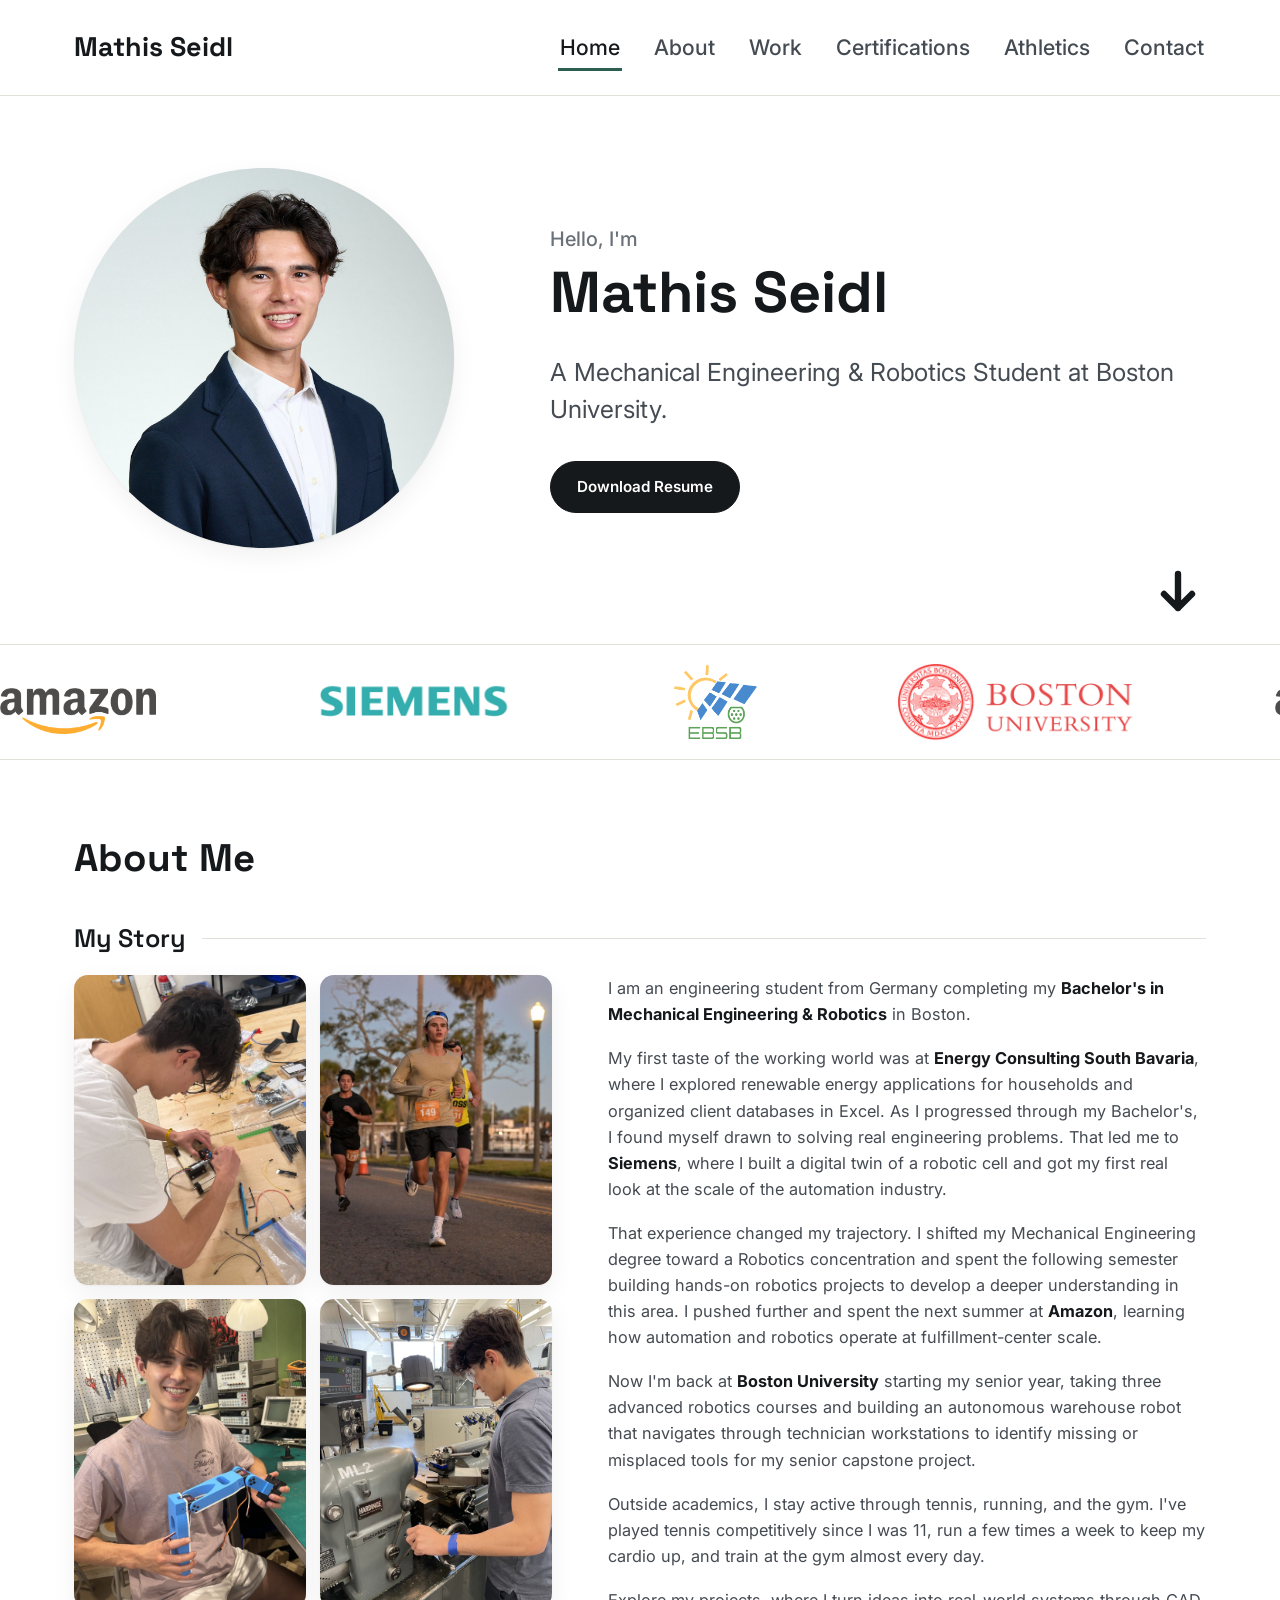
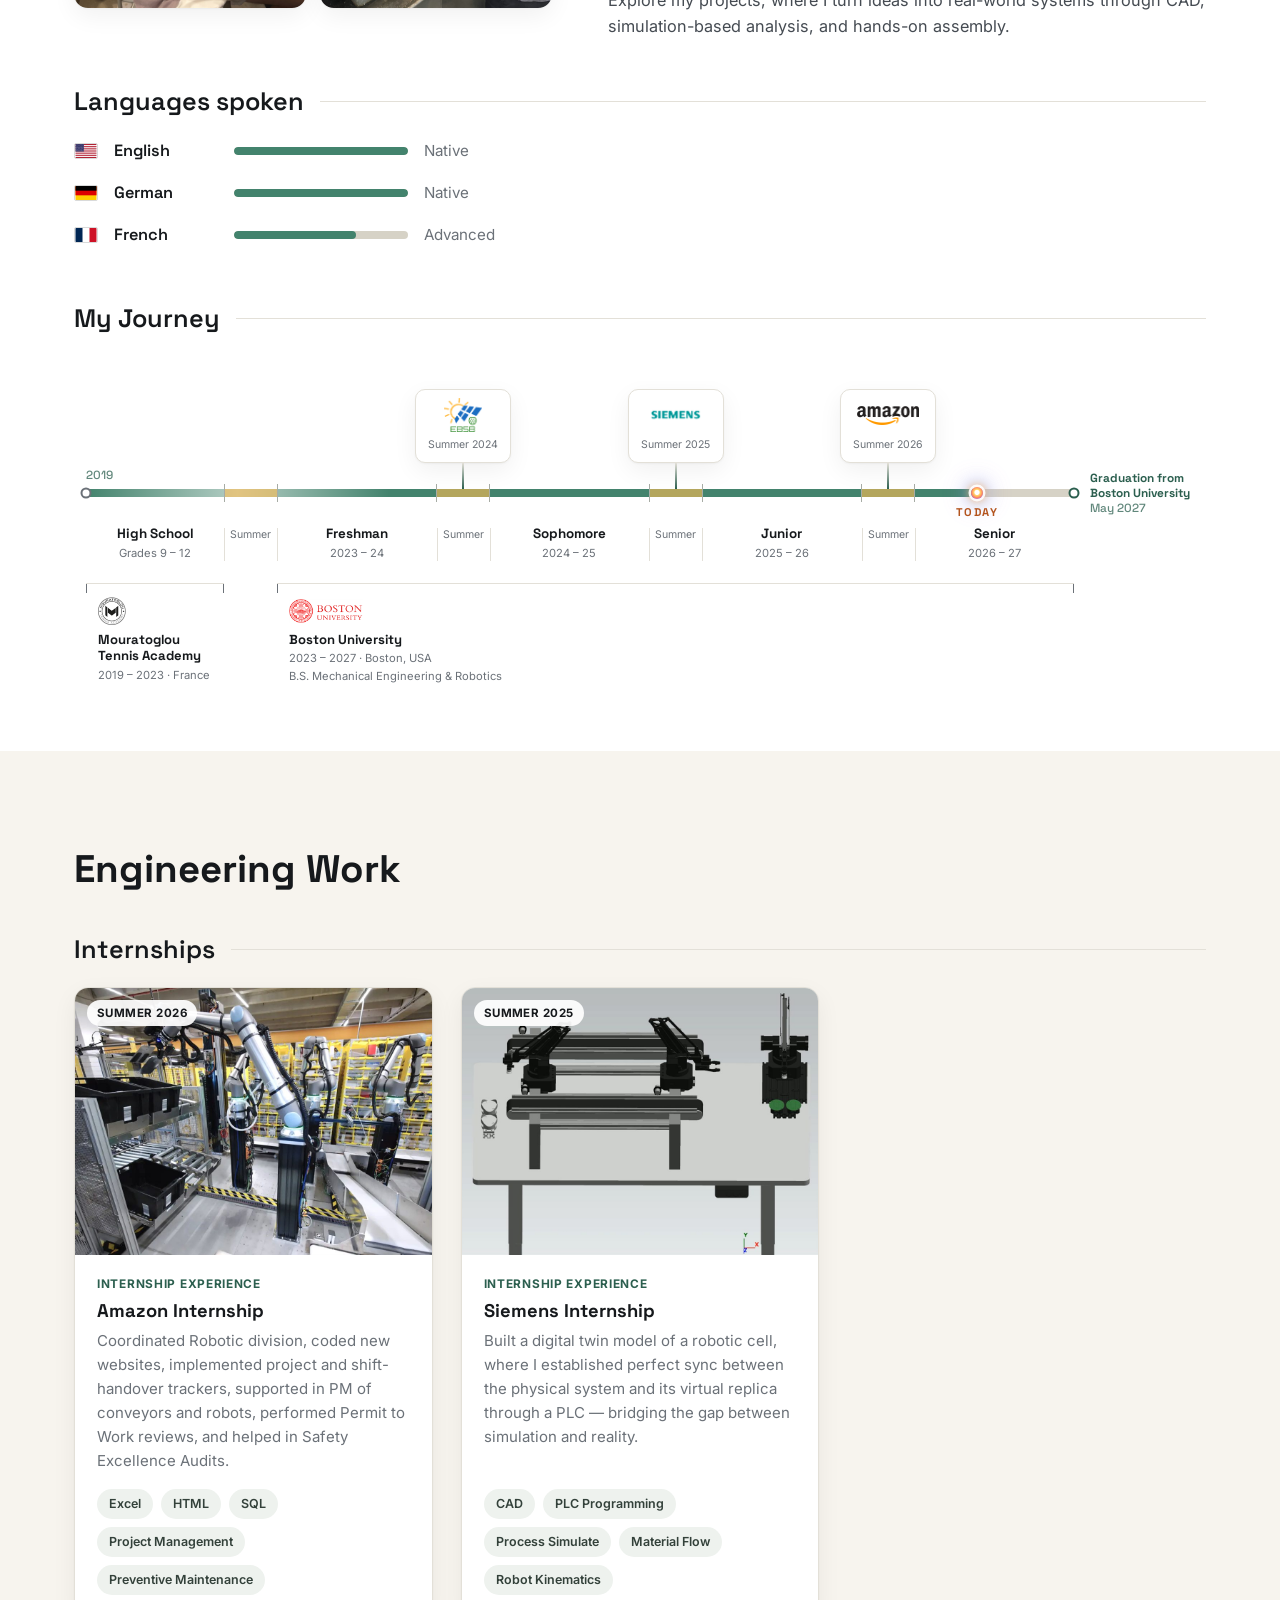
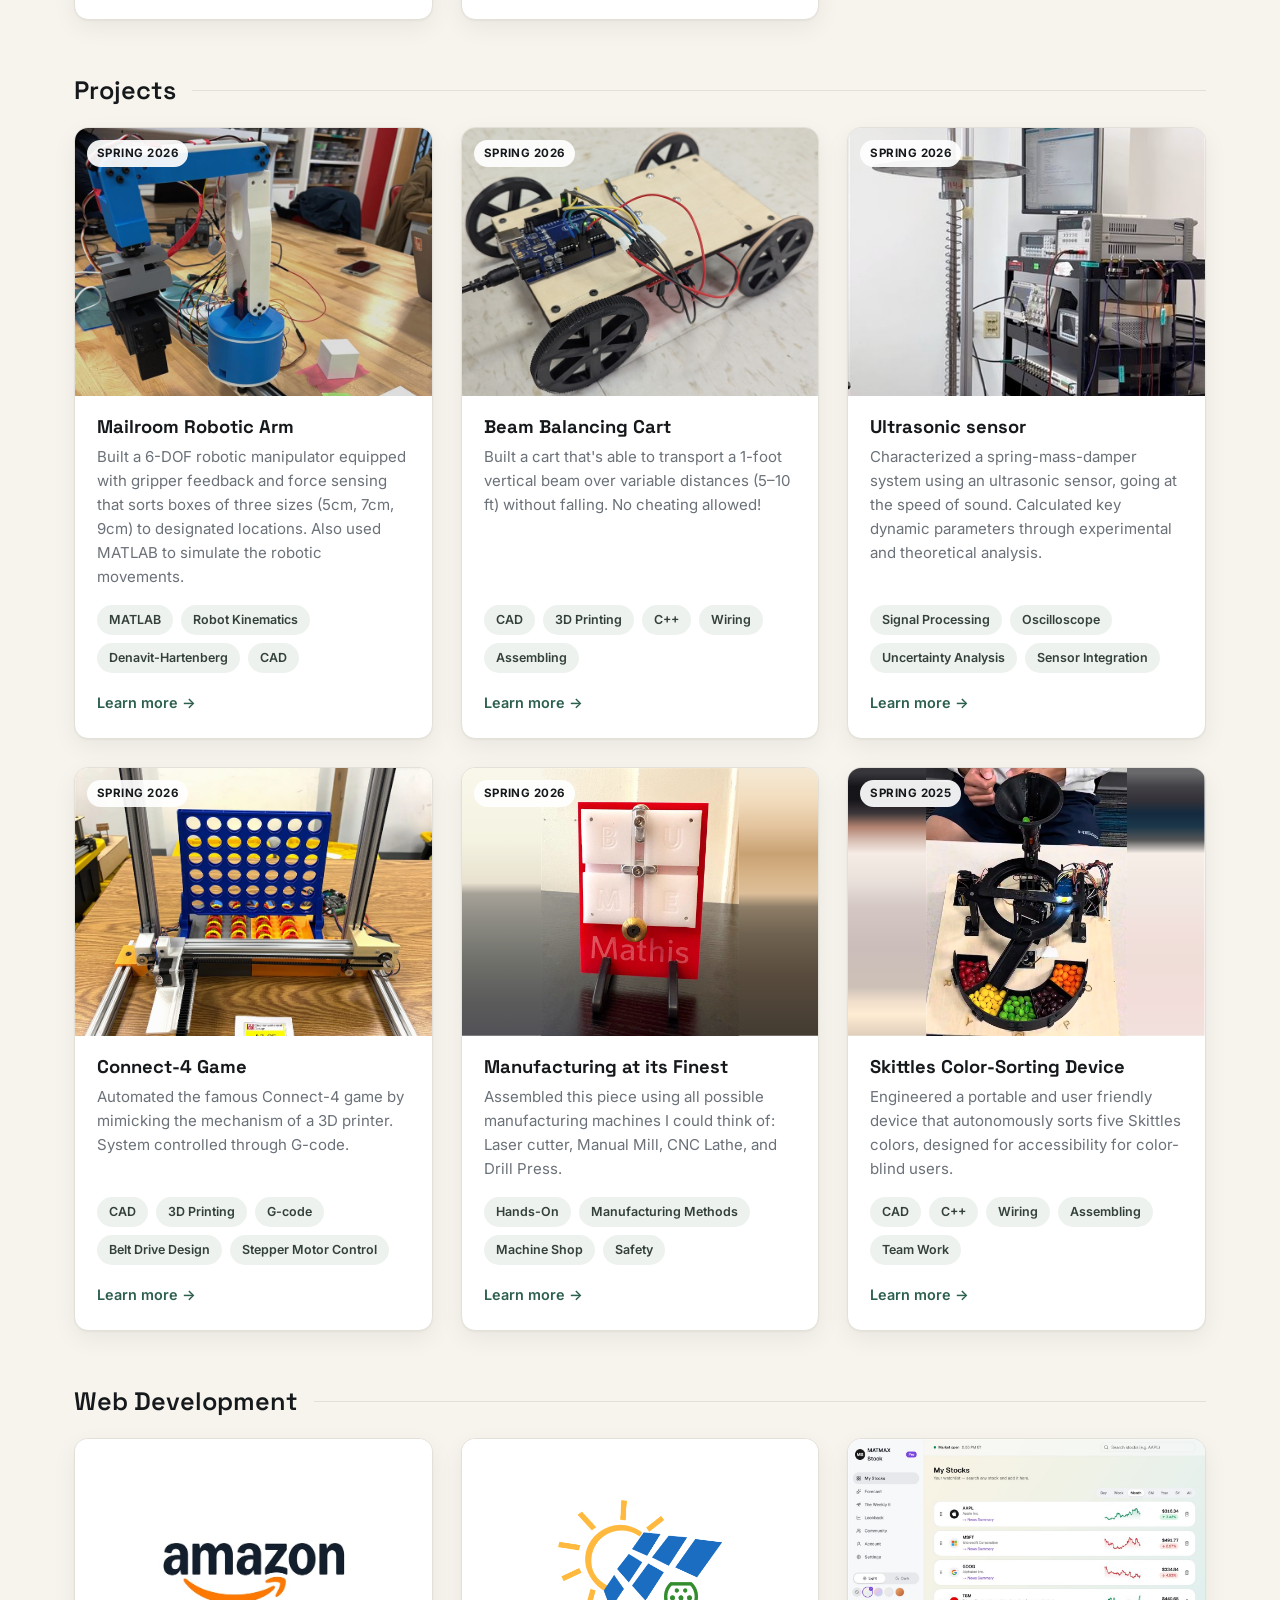
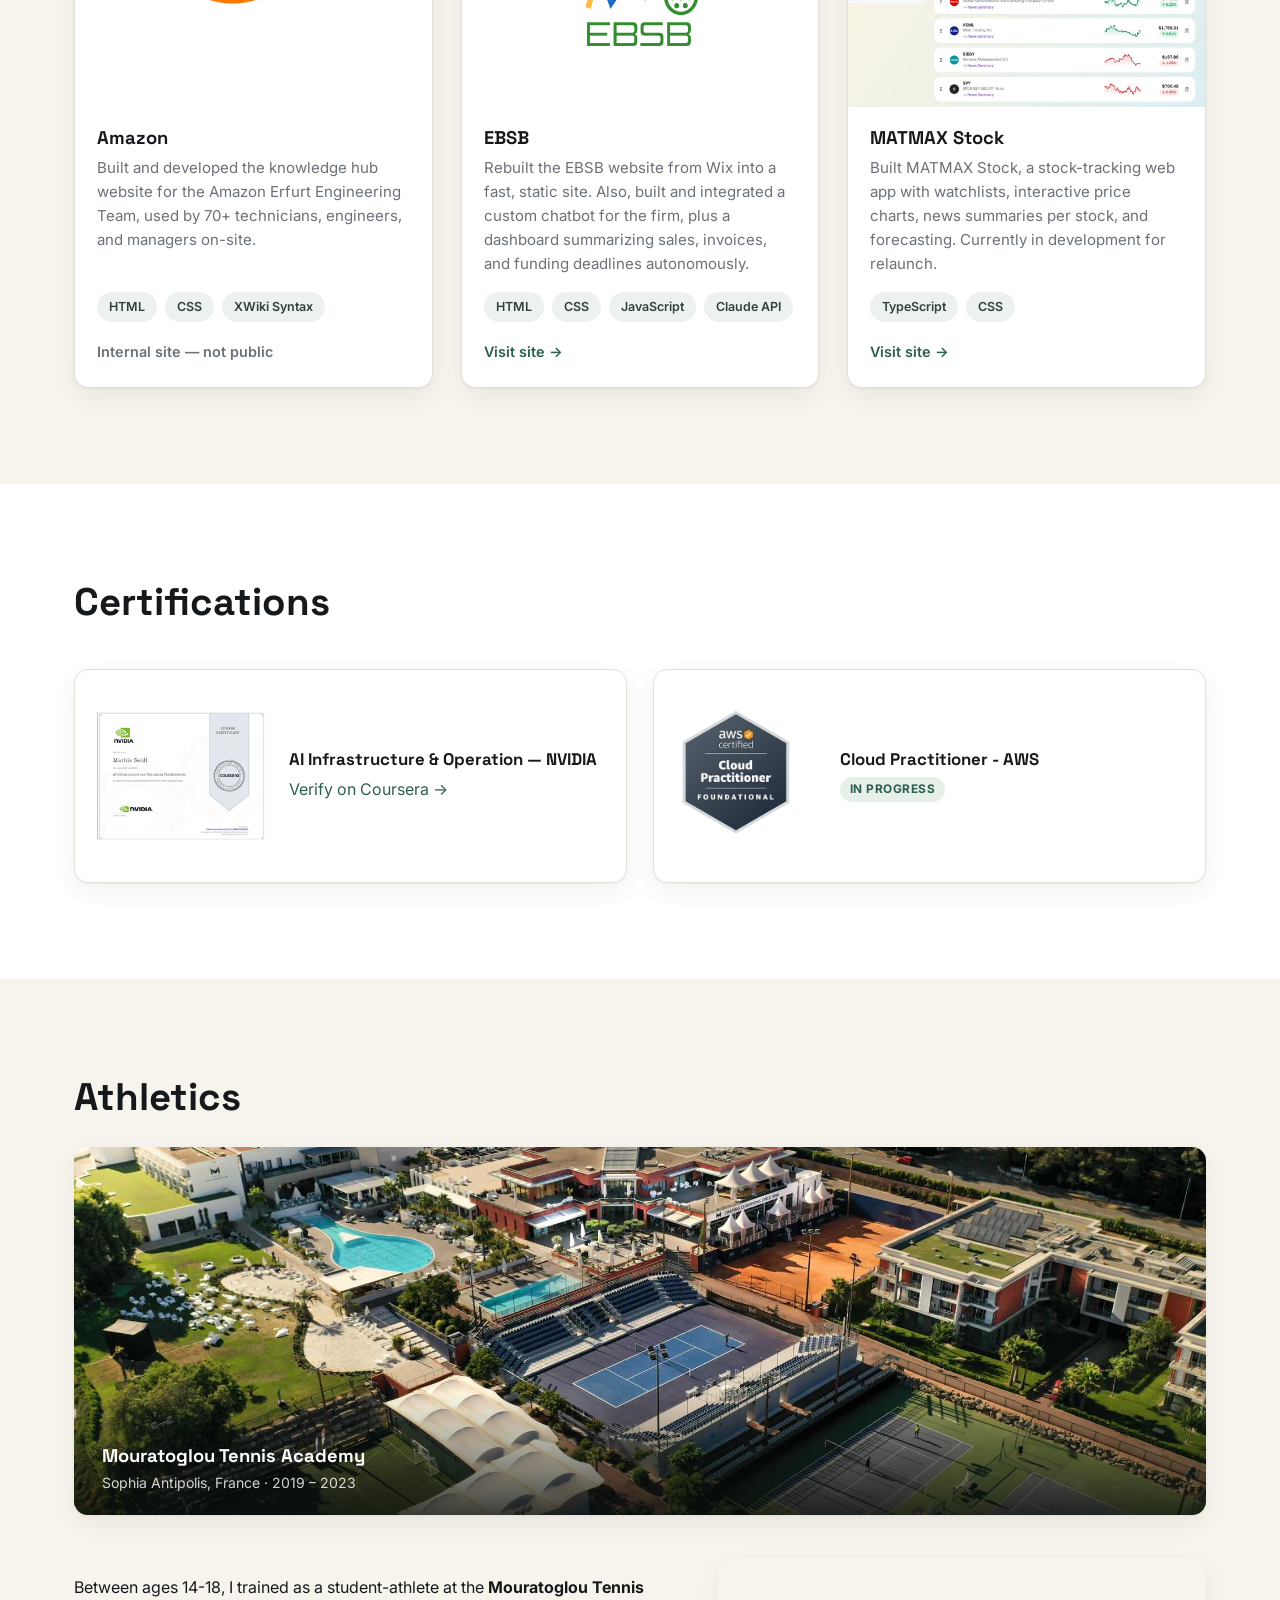
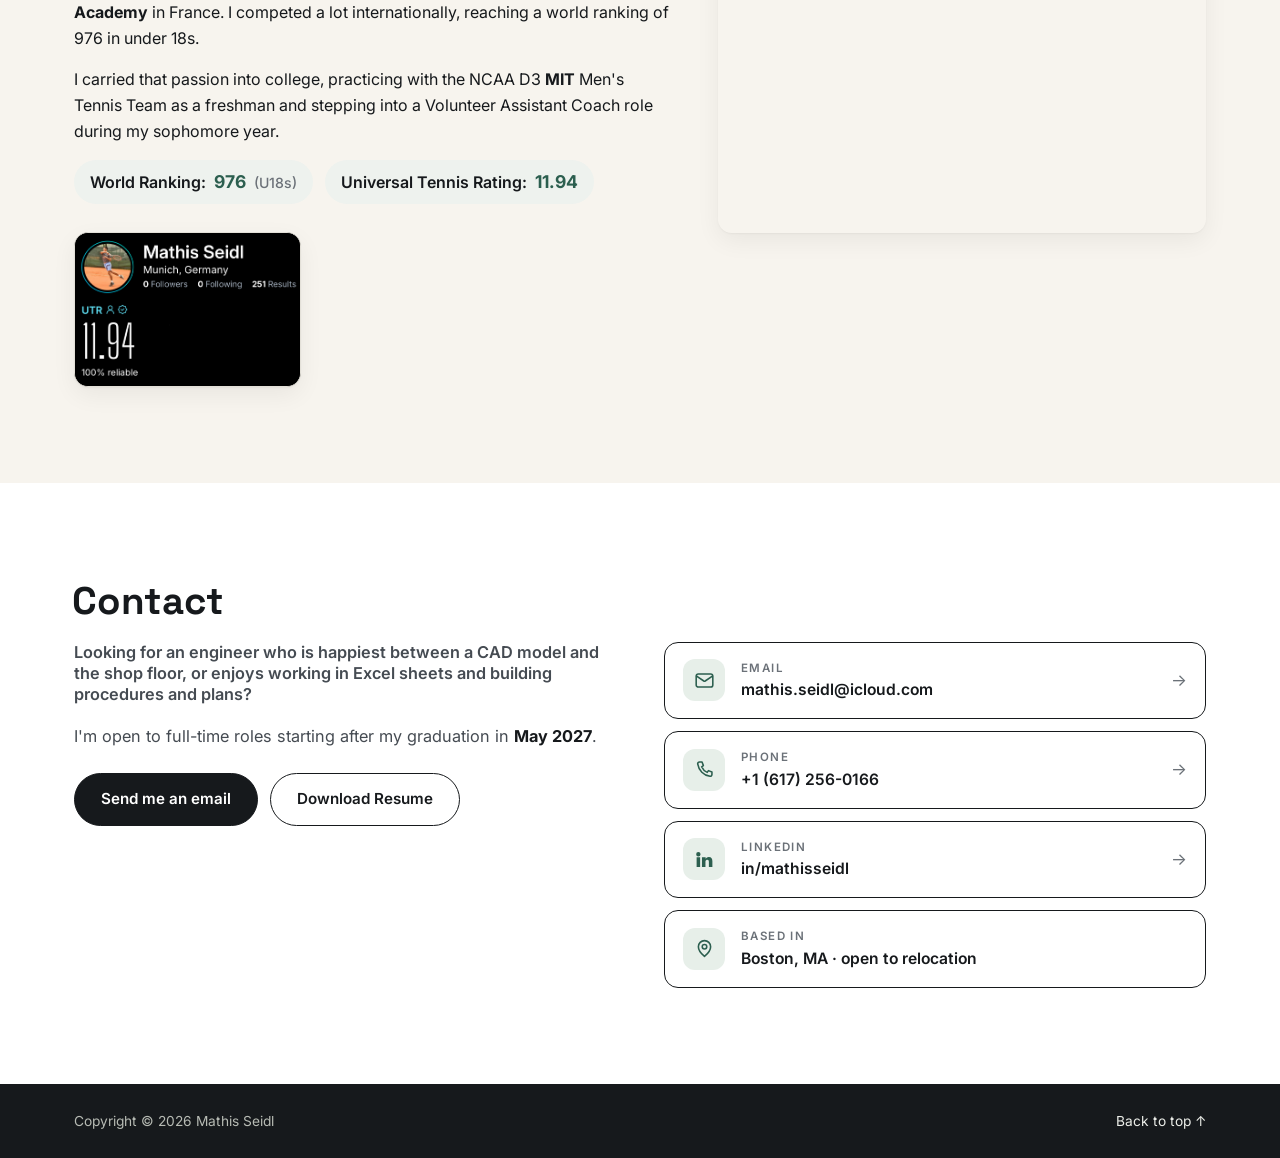
<file: index.html>
<!DOCTYPE html>
<html lang="en">
<head>
<meta charset="UTF-8" />
<meta name="viewport" content="width=device-width, initial-scale=1" />
<title>Mathis Seidl Engineering Portfolio</title>
<meta name="description" content="Mathis Seidl, senior Mechanical Engineering &amp; Robotics student at Boston University. Internships at Amazon and Siemens; robotics and automation projects." />
<meta property="og:title" content="Mathis Seidl Engineering Portfolio" />
<meta property="og:description" content="Mathis Seidl, senior Mechanical Engineering &amp; Robotics student at Boston University. Internships at Amazon and Siemens; robotics and automation projects." />
<meta property="og:type" content="website" />
<meta property="og:image" content="https://mathisseidl.com/assets/img/profile-hero.jpg" />
<meta property="og:url" content="https://mathisseidl.com/" />
<meta name="twitter:card" content="summary_large_image" />
<link rel="canonical" href="https://mathisseidl.com/" />
<script type="application/ld+json">
{
  "@context": "https://schema.org",
  "@type": "Person",
  "name": "Mathis Seidl",
  "url": "https://mathisseidl.com/",
  "image": "https://mathisseidl.com/assets/img/profile-hero.jpg",
  "jobTitle": "Mechanical Engineering & Robotics Student",
  "alumniOf": { "@type": "CollegeOrUniversity", "name": "Boston University" },
  "sameAs": ["https://www.linkedin.com/in/mathisseidl/"]
}
</script>
<meta name="theme-color" content="#2c5f4f" />
<link rel="icon" href="favicon.svg" type="image/svg+xml" />
<link rel="apple-touch-icon" href="apple-touch-icon.png" />
<link rel="preconnect" href="https://fonts.googleapis.com" />
<link rel="preconnect" href="https://fonts.gstatic.com" crossorigin />
<link href="https://fonts.googleapis.com/css2?family=Inter:wght@400;500;600;700;800&family=Space+Grotesk:wght@500;600;700&display=swap" rel="stylesheet" />
<link rel="stylesheet" href="assets/css/style.css?v=51" />
</head>
<body>
<a class="skip-link" href="#main">Skip to main content</a>

<header class="site-header">
  <div class="container">
    <a class="brand" href="#top">Mathis Seidl</a>
    <button class="nav-toggle" aria-label="Toggle navigation" aria-expanded="false">
      <span></span><span></span><span></span>
    </button>
    <nav class="main-nav" aria-label="Primary">
      <ul>
        <li><a href="#top">Home</a></li>
        <li><a href="#about">About</a></li>
        <li><a href="#projects">Work</a></li>
        <li><a href="#certifications">Certifications</a></li>
        <li><a href="#athletics">Athletics</a></li>
        <li><a href="#contact">Contact</a></li>
      </ul>
    </nav>
  </div>
</header>

<main id="main">

  <section class="hero" id="top">
    <div class="container">
      <div class="hero-portrait">
        <img src="assets/img/profile-hero.jpg" alt="Portrait of Mathis Seidl" width="600" height="600" />
      </div>
      <div class="hero-text">
        <p class="kicker">Hello, I'm</p>
        <h1>Mathis Seidl</h1>
        <p class="lede">A Mechanical Engineering &amp; Robotics Student at Boston University.</p>
        <a class="btn" href="assets/files/Mathis_Seidl_Resume_October_2026.pdf?v=14" target="_blank" rel="noopener">Download Resume</a>
      </div>
    </div>
    <div class="container scroll-cue-row">
      <a class="scroll-cue" href="#about" aria-label="Scroll down to About">
        <svg viewBox="0 0 24 24" width="48" height="48" aria-hidden="true"><path d="M12 3v17M5 13l7 7 7-7" fill="none" stroke="currentColor" stroke-width="3.2" stroke-linecap="round" stroke-linejoin="round"/></svg>
      </a>
    </div>
  </section>

  <section class="logo-strip" aria-label="Companies and school">
    <div class="marquee">
      <div class="marquee-track">
        <a href="https://www.amazon.com/" target="_blank" rel="noopener"><img src="assets/img/logo-amazon.png" alt="Amazon" class="logo-amazon" /></a>
        <a href="https://www.siemens.com/en-us/" target="_blank" rel="noopener"><img src="assets/img/logo-siemens.png" alt="Siemens" class="logo-siemens" /></a>
        <a href="https://www.ebsb.de/" target="_blank" rel="noopener"><img src="assets/img/logo-ebsb.png" alt="EBSB" class="logo-ebsb" /></a>
        <a href="https://www.bu.edu/" target="_blank" rel="noopener"><img src="assets/img/logo-bu.png" alt="Boston University" class="logo-bu" /></a>
        <!-- Decorative repeats: the track needs two full sets per half so the
             -50% starting frame never runs out of logos on a wide desktop
             viewport (the strip has no max-width, so it can be wider than a
             single set). See main.js: half = track.scrollWidth / 2. -->
        <a href="https://www.amazon.com/" target="_blank" rel="noopener" aria-hidden="true" tabindex="-1"><img src="assets/img/logo-amazon.png" alt="" class="logo-amazon" /></a>
        <a href="https://www.siemens.com/en-us/" target="_blank" rel="noopener" aria-hidden="true" tabindex="-1"><img src="assets/img/logo-siemens.png" alt="" class="logo-siemens" /></a>
        <a href="https://www.ebsb.de/" target="_blank" rel="noopener" aria-hidden="true" tabindex="-1"><img src="assets/img/logo-ebsb.png" alt="" class="logo-ebsb" /></a>
        <a href="https://www.bu.edu/" target="_blank" rel="noopener" aria-hidden="true" tabindex="-1"><img src="assets/img/logo-bu.png" alt="" class="logo-bu" /></a>
        <a href="https://www.amazon.com/" target="_blank" rel="noopener" aria-hidden="true" tabindex="-1"><img src="assets/img/logo-amazon.png" alt="" class="logo-amazon" /></a>
        <a href="https://www.siemens.com/en-us/" target="_blank" rel="noopener" aria-hidden="true" tabindex="-1"><img src="assets/img/logo-siemens.png" alt="" class="logo-siemens" /></a>
        <a href="https://www.ebsb.de/" target="_blank" rel="noopener" aria-hidden="true" tabindex="-1"><img src="assets/img/logo-ebsb.png" alt="" class="logo-ebsb" /></a>
        <a href="https://www.bu.edu/" target="_blank" rel="noopener" aria-hidden="true" tabindex="-1"><img src="assets/img/logo-bu.png" alt="" class="logo-bu" /></a>
        <a href="https://www.amazon.com/" target="_blank" rel="noopener" aria-hidden="true" tabindex="-1"><img src="assets/img/logo-amazon.png" alt="" class="logo-amazon" /></a>
        <a href="https://www.siemens.com/en-us/" target="_blank" rel="noopener" aria-hidden="true" tabindex="-1"><img src="assets/img/logo-siemens.png" alt="" class="logo-siemens" /></a>
        <a href="https://www.ebsb.de/" target="_blank" rel="noopener" aria-hidden="true" tabindex="-1"><img src="assets/img/logo-ebsb.png" alt="" class="logo-ebsb" /></a>
        <a href="https://www.bu.edu/" target="_blank" rel="noopener" aria-hidden="true" tabindex="-1"><img src="assets/img/logo-bu.png" alt="" class="logo-bu" /></a>
      </div>
    </div>
  </section>

  <section class="section" id="about">
    <div class="container">
      <div class="section-head">
        <h2>About Me</h2>
      </div>
      <h3 class="subhead">My Story</h3>

      <div class="about-grid">
        <div class="about-photos">
          <img src="assets/img/about-photo-1.jpg" alt="Mathis Seidl" />
          <img src="assets/img/about-photo-2.jpg" alt="Mathis Seidl at work" />
          <img src="assets/img/about-photo-3.jpg" alt="Mathis Seidl" />
          <img src="assets/img/about-photo-4.jpg" alt="Mathis Seidl" />
        </div>
        <div class="about-text">
          <p>I am an engineering student from Germany completing my <strong>Bachelor's in Mechanical Engineering &amp; Robotics</strong> in Boston.</p>
          <p>My first taste of the working world was at <strong>Energy Consulting South Bavaria</strong>, where I explored renewable energy applications for households and organized client databases in Excel. As I progressed through my Bachelor's, I found myself drawn to solving real engineering problems. That led me to <strong>Siemens</strong>, where I built a digital twin of a robotic cell and got my first real look at the scale of the automation industry.</p>
          <p>That experience changed my trajectory. I shifted my Mechanical Engineering degree toward a Robotics concentration and spent the following semester building hands-on robotics projects to develop a deeper understanding in this area. I pushed further and spent the next summer at <strong>Amazon</strong>, learning how automation and robotics operate at fulfillment-center scale.</p>
          <p>Now I'm back at <strong>Boston University</strong> starting my senior year, taking three advanced robotics courses and building an autonomous warehouse robot that navigates through technician workstations to identify missing or misplaced tools for my senior capstone project.</p>
          <p>Outside academics, I stay active through tennis, running, and the gym. I've played tennis competitively since I was 11, run a few times a week to keep my cardio up, and train at the gym almost every day.</p>
          <p>Explore my projects, where I turn ideas into real-world systems through CAD, simulation-based analysis, and hands-on assembly.</p>
        </div>
      </div>

      <h3 class="subhead subhead-spaced">Languages spoken</h3>

      <ul class="lang-list">
        <li class="lang-item">
          <img class="lang-flag" src="assets/img/flag-us.svg" alt="" width="24" height="16" />
          <span class="lang-name">English</span>
          <span class="lang-bar" aria-hidden="true"><span style="width:100%"></span></span>
          <span class="lang-level">Native</span>
        </li>
        <li class="lang-item">
          <img class="lang-flag" src="assets/img/flag-de.svg" alt="" width="24" height="16" />
          <span class="lang-name">German</span>
          <span class="lang-bar" aria-hidden="true"><span style="width:100%"></span></span>
          <span class="lang-level">Native</span>
        </li>
        <li class="lang-item">
          <img class="lang-flag" src="assets/img/flag-fr.svg" alt="" width="24" height="16" />
          <span class="lang-name">French</span>
          <span class="lang-bar" aria-hidden="true"><span style="width:70%"></span></span>
          <span class="lang-level">Advanced</span>
        </li>
      </ul>

      <h3 class="subhead subhead-journey">My Journey</h3>

      <div class="timeline-wrap">
        <div class="edu-timeline" id="eduTimeline" style="--today: 84.60%" aria-label="Education timeline from 2019 to graduation from Boston University in May 2027">

          <div class="tl-top">
            <span class="tl-endcap tl-endcap-start">2019</span>

            <div class="tl-pin" style="--x: 38.19%">
              <span class="tl-pin-card">
                <span class="tl-pin-logo tl-logo-ebsb"><img src="assets/img/logo-ebsb.png" alt="EBSB" /></span>
                <small>Summer 2024</small>
              </span>
              <span class="tl-pin-stem"></span>
            </div>
            <div class="tl-pin" style="--x: 59.69%">
              <span class="tl-pin-card">
                <span class="tl-pin-logo"><img src="assets/img/logo-siemens.png" alt="Siemens" /></span>
                <small>Summer 2025</small>
              </span>
              <span class="tl-pin-stem"></span>
            </div>
            <div class="tl-pin" style="--x: 81.19%">
              <span class="tl-pin-card">
                <span class="tl-pin-logo"><img src="assets/img/logo-amazon.png" alt="Amazon" /></span>
                <small>Summer 2026</small>
              </span>
              <span class="tl-pin-stem"></span>
            </div>
          </div>

          <div class="tl-bar">
            <div class="tl-segs">
              <div class="tl-seg seg-hs" style="--w: 14%" data-start="2019-09-01" data-end="2023-05-31"></div>
              <div class="tl-seg seg-summer" style="--w: 5.375%" data-start="2023-06-01" data-end="2023-08-31"></div>
              <div class="tl-seg" style="--w: 16.125%" data-start="2023-09-01" data-end="2024-05-31"></div>
              <div class="tl-seg seg-summer" style="--w: 5.375%" data-start="2024-06-01" data-end="2024-08-31"></div>
              <div class="tl-seg" style="--w: 16.125%" data-start="2024-09-01" data-end="2025-05-31"></div>
              <div class="tl-seg seg-summer" style="--w: 5.375%" data-start="2025-06-01" data-end="2025-08-31"></div>
              <div class="tl-seg" style="--w: 16.125%" data-start="2025-09-01" data-end="2026-05-31"></div>
              <div class="tl-seg seg-summer" style="--w: 5.375%" data-start="2026-06-01" data-end="2026-08-12"></div>
              <div class="tl-seg" style="--w: 16.125%" data-start="2026-08-13" data-end="2027-05-31"></div>
            </div>
            <div class="tl-fill"></div>
            <div class="tl-ticks">
              <span style="--x: 14%"></span><span style="--x: 19.375%"></span>
              <span style="--x: 35.5%"></span><span style="--x: 40.875%"></span>
              <span style="--x: 57%"></span><span style="--x: 62.375%"></span>
              <span style="--x: 78.5%"></span><span style="--x: 83.875%"></span>
            </div>
            <span class="tl-cap tl-cap-start"></span>
            <span class="tl-cap tl-cap-end"></span>
            <span class="tl-endcap tl-endcap-end">Graduation from Boston University<small>May 2027</small></span>
            <div class="tl-now">
              <span class="tl-now-glow"></span>
              <span class="tl-now-label">Today</span>
            </div>
          </div>

          <div class="tl-years">
            <div class="tl-year" style="--w: 14%"><strong>High School</strong><small>Grades 9 – 12</small></div>
            <div class="tl-year tl-year-gap" style="--w: 5.375%"><small>Summer</small></div>
            <div class="tl-year" style="--w: 16.125%"><strong>Freshman</strong><small>2023 – 24</small></div>
            <div class="tl-year tl-year-gap" style="--w: 5.375%"><small>Summer</small></div>
            <div class="tl-year" style="--w: 16.125%"><strong>Sophomore</strong><small>2024 – 25</small></div>
            <div class="tl-year tl-year-gap" style="--w: 5.375%"><small>Summer</small></div>
            <div class="tl-year" style="--w: 16.125%"><strong>Junior</strong><small>2025 – 26</small></div>
            <div class="tl-year tl-year-gap" style="--w: 5.375%"><small>Summer</small></div>
            <div class="tl-year" style="--w: 16.125%"><strong>Senior</strong><small>2026 – 27</small></div>
          </div>

          <div class="tl-schools">
            <div class="tl-school" style="--w: 14%">
              <span class="tl-school-logo tl-monogram"><img src="assets/img/M_transparent.png" alt="" /></span>
              <span class="tl-school-text"><strong>Mouratoglou Tennis Academy</strong><small>2019 – 2023 · France</small></span>
            </div>
            <div class="tl-school tl-school-gap" style="--w: 5.375%"></div>
            <div class="tl-school" style="--w: 80.625%">
              <span class="tl-school-logo"><img src="assets/img/logo-bu.png" alt="" /></span>
              <span class="tl-school-text"><strong>Boston University</strong><small>2023 – 2027 · Boston, USA<br />B.S. Mechanical Engineering &amp; Robotics</small></span>
            </div>
          </div>

        </div>
      </div>
    </div>
  </section>

  <section class="section section-alt" id="projects">
    <div class="container">
      <div class="section-head">
        <h2>Engineering Work</h2>
      </div>

      <h3 class="subhead">Internships</h3>

      <div class="projects-grid">

        <article class="card card-featured">
          <div class="card-media">
            <span class="card-date">Summer 2026</span>
            <img src="assets/img/thumb-amazon-internship.jpg" alt="Amazon Internship" />
          </div>
          <div class="card-body">
            <p class="card-kicker">Internship Experience</p>
            <h3>Amazon Internship</h3>
            <p>Coordinated Robotic division, coded new websites, implemented project and shift-handover trackers, supported in PM of conveyors and robots, performed Permit to Work reviews, and helped in Safety Excellence Audits.</p>
            <div class="tag-list">
              <span class="tag">Excel</span><span class="tag">HTML</span><span class="tag">SQL</span>
              <span class="tag">Project Management</span><span class="tag">Preventive Maintenance</span>
            </div>
          </div>
        </article>

        <article class="card card-featured" id="card-siemens">
          <div class="card-media">
            <span class="card-date">Summer 2025</span>
            <img src="assets/img/thumb-siemens.jpeg" alt="Siemens Internship" />
          </div>
          <div class="card-body">
            <p class="card-kicker">Internship Experience</p>
            <h3>Siemens Internship</h3>
            <p>Built a digital twin model of a robotic cell, where I established perfect sync between the physical system and its virtual replica through a PLC — bridging the gap between simulation and reality.</p>
            <div class="tag-list">
              <span class="tag">CAD</span><span class="tag">PLC Programming</span><span class="tag">Process Simulate</span><span class="tag">Material Flow</span><span class="tag">Robot Kinematics</span>
            </div>
          </div>
        </article>

      </div>

      <h3 class="subhead subhead-spaced">Projects</h3>

      <div class="projects-grid">

        <article class="card">
          <div class="card-media">
            <span class="card-date">Spring 2026</span>
            <a href="projects/warehouse-robot.html">
              <img src="assets/img/thumb-warehouse-robot.jpg" alt="Mailroom Robotic Arm" style="object-position: center 5%;" />
            </a>
          </div>
          <div class="card-body">
            <h3>Mailroom Robotic Arm</h3>
            <p>Built a 6-DOF robotic manipulator equipped with gripper feedback and force sensing that sorts boxes of three sizes (5cm, 7cm, 9cm) to designated locations. Also used MATLAB to simulate the robotic movements.</p>
            <div class="tag-list">
              <span class="tag">MATLAB</span><span class="tag">Robot Kinematics</span><span class="tag">Denavit-Hartenberg</span><span class="tag">CAD</span>
            </div>
            <a class="card-link" href="projects/warehouse-robot.html">Learn more &rarr;</a>
          </div>
        </article>

        <article class="card">
          <div class="card-media">
            <span class="card-date">Spring 2026</span>
            <a href="projects/cart-beam-balancing.html">
              <img src="assets/img/thumb-cart.png" alt="Beam Balancing Cart" />
            </a>
          </div>
          <div class="card-body">
            <h3>Beam Balancing Cart</h3>
            <p>Built a cart that's able to transport a 1-foot vertical beam over variable distances (5–10 ft) without falling. No cheating allowed!</p>
            <div class="tag-list">
              <span class="tag">CAD</span><span class="tag">3D Printing</span><span class="tag">C++</span><span class="tag">Wiring</span><span class="tag">Assembling</span>
            </div>
            <a class="card-link" href="projects/cart-beam-balancing.html">Learn more &rarr;</a>
          </div>
        </article>

        <article class="card">
          <div class="card-media">
            <span class="card-date">Spring 2026</span>
            <a href="projects/ultrasonic-sensor.html">
              <img src="assets/img/thumb-ultrasonic.jpg" alt="Ultrasonic Sensor" />
            </a>
          </div>
          <div class="card-body">
            <h3>Ultrasonic sensor</h3>
            <p>Characterized a spring-mass-damper system using an ultrasonic sensor, going at the speed of sound. Calculated key dynamic parameters through experimental and theoretical analysis.</p>
            <div class="tag-list">
              <span class="tag">Signal Processing</span><span class="tag">Oscilloscope</span><span class="tag">Uncertainty Analysis</span><span class="tag">Sensor Integration</span>
            </div>
            <a class="card-link" href="projects/ultrasonic-sensor.html">Learn more &rarr;</a>
          </div>
        </article>

        <article class="card">
          <div class="card-media">
            <span class="card-date">Spring 2026</span>
            <a href="projects/connect-4.html">
              <img src="assets/img/thumb-connect4.jpg" alt="Connect-4 Game" />
            </a>
          </div>
          <div class="card-body">
            <h3>Connect-4 Game</h3>
            <p>Automated the famous Connect-4 game by mimicking the mechanism of a 3D printer. System controlled through G-code.</p>
            <div class="tag-list">
              <span class="tag">CAD</span><span class="tag">3D Printing</span><span class="tag">G-code</span><span class="tag">Belt Drive Design</span><span class="tag">Stepper Motor Control</span>
            </div>
            <a class="card-link" href="projects/connect-4.html">Learn more &rarr;</a>
          </div>
        </article>

        <article class="card">
          <div class="card-media card-media-fit" style="background: linear-gradient(#f9f7ea 2%, #f4f2e1 27%, #e8e1cf 43%, #a5a197 47%, #8d8b84 57%, #70716b 72%, #5b5b5b 87%, #525257) left / 50% 100% no-repeat, linear-gradient(#f5e8d2 2%, #f2dcbd 12%, #e3c49e 22%, #c9a173 32%, #dab88d 42%, #dcbe98 47%, #8e7d67 52%, #6f6250 62%, #594c3e 77%, #433b31) right / 50% 100% no-repeat;">
            <span class="card-date">Spring 2026</span>
            <a href="projects/machine-shop.html">
              <img src="assets/img/thumb-manufacturing.jpg" alt="Manufacturing at its Finest" />
            </a>
          </div>
          <div class="card-body">
            <h3>Manufacturing at its Finest</h3>
            <p>Assembled this piece using all possible manufacturing machines I could think of: Laser cutter, Manual Mill, CNC Lathe, and Drill Press.</p>
            <div class="tag-list">
              <span class="tag">Hands-On</span><span class="tag">Manufacturing Methods</span><span class="tag">Machine Shop</span><span class="tag">Safety</span>
            </div>
            <a class="card-link" href="projects/machine-shop.html">Learn more &rarr;</a>
          </div>
        </article>

        <article class="card">
          <div class="card-media card-media-fit" style="background: linear-gradient(#37363a 2%, #151519 7%, #161519 12%, #3c3639 17%, #b1816e 22%, #d7bdb2 27%, #f5ece5 32%, #ebe1db 42%, #d4c7c4 52%, #cbbdba 67%, #cdc1b7 82%, #f0ddcb 87%, #ffecd3 92%, #dfcebb) left / 50% 100% no-repeat, linear-gradient(#69686a 2%, #434247 7%, #343238 12%, #142a3f 17%, #1c3749 22%, #565657 27%, #f6eee7 32%, #f3e9e3 42%, #f1e5e0 52%, #f2dfdb 62%, #efddd8 72%, #f3ddda 87%, #f1e1dc) right / 50% 100% no-repeat;">
            <span class="card-date">Spring 2025</span>
            <a href="projects/color-sorter.html">
              <img src="assets/img/thumb-color-sorter.png" alt="Skittles Color-Sorting Device" />
            </a>
          </div>
          <div class="card-body">
            <h3>Skittles Color-Sorting Device</h3>
            <p>Engineered a portable and user friendly device that autonomously sorts five Skittles colors, designed for accessibility for color-blind users.</p>
            <div class="tag-list">
              <span class="tag">CAD</span><span class="tag">C++</span><span class="tag">Wiring</span><span class="tag">Assembling</span><span class="tag">Team Work</span>
            </div>
            <a class="card-link" href="projects/color-sorter.html">Learn more &rarr;</a>
          </div>
        </article>

      </div>

      <h3 class="subhead subhead-spaced">Web Development</h3>

      <div class="projects-grid">

        <article class="card">
          <div class="card-media">
            <img src="assets/img/thumb-amazon-erfurt.jpg?v=3" alt="Amazon Erfurt Engineering website" />
          </div>
          <div class="card-body">
            <h3>Amazon</h3>
            <p>Built and developed the knowledge hub website for the Amazon Erfurt Engineering Team, used by 70+ technicians, engineers, and managers on-site.</p>
            <div class="tag-list">
              <span class="tag">HTML</span><span class="tag">CSS</span><span class="tag">XWiki Syntax</span>
            </div>
            <span class="card-link disabled">Internal site &mdash; not public</span>
          </div>
        </article>

        <article class="card">
          <div class="card-media card-media-logo">
            <a href="https://www.ebsb.de/" target="_blank" rel="noopener">
              <img src="assets/img/logo-ebsb.png" alt="EBSB logo" />
            </a>
          </div>
          <div class="card-body">
            <h3>EBSB</h3>
            <p>Rebuilt the EBSB website from Wix into a fast, static site. Also, built and integrated a custom chatbot for the firm, plus a dashboard summarizing sales, invoices, and funding deadlines autonomously.</p>
            <div class="tag-list">
              <span class="tag">HTML</span><span class="tag">CSS</span><span class="tag">JavaScript</span><span class="tag">Claude API</span>
            </div>
            <a class="card-link" href="https://www.ebsb.de/" target="_blank" rel="noopener">Visit site &rarr;</a>
          </div>
        </article>

        <article class="card">
          <div class="card-media">
            <a href="https://matmaxapp.com/" target="_blank" rel="noopener">
              <img src="assets/img/thumb-matmax.jpg?v=4" alt="matmaxapp.com website" />
            </a>
          </div>
          <div class="card-body">
            <h3>MATMAX Stock</h3>
            <p>Built MATMAX Stock, a stock-tracking web app with watchlists, interactive price charts, news summaries per stock, and forecasting. Currently in development for relaunch.</p>
            <div class="tag-list">
              <span class="tag">TypeScript</span><span class="tag">CSS</span>
            </div>
            <a class="card-link" href="https://matmaxapp.com/" target="_blank" rel="noopener">Visit site &rarr;</a>
          </div>
        </article>

      </div>
    </div>
  </section>

  <section class="section" id="certifications">
    <div class="container">
      <div class="section-head">
        <h2>Certifications</h2>
      </div>
      <div class="certs-grid">
        <div class="cert-card cert-nvidia">
          <img src="assets/img/cert-nvidia-badge.png" alt="NVIDIA AI Infrastructure &amp; Operations certificate" />
          <div class="cert-info">
            <h3>AI Infrastructure &amp; Operation — NVIDIA</h3>
            <a href="https://www.coursera.org/account/accomplishments/verify/8ZEIPQIXCEBV" target="_blank" rel="noopener">Verify on Coursera &rarr;</a>
          </div>
        </div>
        <div class="cert-card cert-aws">
          <img src="assets/img/cert-aws-badge.png" alt="AWS Cloud Practitioner badge" />
          <div class="cert-info">
            <h3>Cloud Practitioner - AWS</h3>
            <span class="cert-status">In progress</span>
          </div>
        </div>
      </div>
    </div>
  </section>

  <section class="section section-alt" id="athletics">
    <div class="container">
      <div class="section-head">
        <h2>Athletics</h2>
      </div>

      <figure class="academy-banner">
        <img src="assets/img/Mouratoglou.jpg" alt="Aerial view of the Mouratoglou Tennis Academy in Sophia Antipolis, France" loading="lazy" />
        <figcaption>
          <strong>Mouratoglou Tennis Academy</strong>
          <span>Sophia Antipolis, France · 2019 – 2023</span>
        </figcaption>
      </figure>

      <div class="athletics-grid">
        <div class="athletics-text">
          <p>Between ages 14-18, I trained as a student-athlete at the <strong>Mouratoglou Tennis Academy</strong> in France. I competed a lot internationally, reaching a world ranking of 976 in under 18s.</p>
          <p>I carried that passion into college, practicing with the NCAA D3 <strong>MIT</strong> Men's Tennis Team as a freshman and stepping into a Volunteer Assistant Coach role during my sophomore year.</p>
          <div class="stat-row">
            <div class="stat-line">World Ranking: <strong>976</strong> <span>(U18s)</span></div>
            <div class="stat-line">Universal Tennis Rating: <strong>11.94</strong></div>
          </div>
          <figure class="utr-card">
            <img src="assets/img/UTR.jpg" alt="Universal Tennis Rating profile for Mathis Seidl showing a UTR of 11.94 at 100% reliability" loading="lazy" />
          </figure>
        </div>
        <div class="athletics-video">
          <div class="video-frame">
            <iframe
              data-src="https://www.youtube-nocookie.com/embed/fAI-K5_VQl0"
              title="Mathis Seidl playing tennis"
              allow="accelerometer; autoplay; encrypted-media; gyroscope; picture-in-picture"
              allowfullscreen>
            </iframe>
          </div>
        </div>
      </div>
    </div>
  </section>

  <section class="section contact-section" id="contact">
    <div class="container">
      <div class="section-head">
        <h2>Contact</h2>
      </div>

      <div class="contact-grid">
        <div class="contact-pitch">
          <p class="contact-lede">Looking for an engineer who is happiest between a CAD model and the shop floor, or enjoys working in Excel sheets and building procedures and plans?</p>
          <p>I'm open to full-time roles starting after my graduation in <strong>May 2027</strong>.</p>
          <div class="contact-actions">
            <a class="btn" href="mailto:mathis.seidl@icloud.com">Send me an email</a>
            <a class="btn btn-outline" href="assets/files/Mathis_Seidl_Resume_October_2026.pdf?v=14" target="_blank" rel="noopener">Download Resume</a>
          </div>
        </div>

        <ul class="contact-cards">
          <li>
            <a href="mailto:mathis.seidl@icloud.com">
              <span class="contact-icon" aria-hidden="true">
                <svg viewBox="0 0 24 24" fill="none" stroke="currentColor" stroke-width="1.8" stroke-linecap="round" stroke-linejoin="round"><rect x="2.5" y="4.5" width="19" height="15" rx="2.5"/><path d="m3 7 8.2 5.6a1.5 1.5 0 0 0 1.6 0L21 7"/></svg>
              </span>
              <span class="contact-meta"><small>Email</small><strong>mathis.seidl@icloud.com</strong></span>
              <span class="contact-arrow" aria-hidden="true">&rarr;</span>
            </a>
          </li>
          <li>
            <a href="tel:+16172560166">
              <span class="contact-icon" aria-hidden="true">
                <svg viewBox="0 0 24 24" fill="none" stroke="currentColor" stroke-width="1.8" stroke-linecap="round" stroke-linejoin="round"><path d="M6.2 3.5h3l1.5 4-2 1.4a12.5 12.5 0 0 0 6.4 6.4l1.4-2 4 1.5v3a2 2 0 0 1-2.2 2A16.8 16.8 0 0 1 4.2 5.7a2 2 0 0 1 2-2.2Z"/></svg>
              </span>
              <span class="contact-meta"><small>Phone</small><strong>+1 (617) 256-0166</strong></span>
              <span class="contact-arrow" aria-hidden="true">&rarr;</span>
            </a>
          </li>
          <li>
            <a href="https://www.linkedin.com/in/mathisseidl/" target="_blank" rel="noopener">
              <span class="contact-icon" aria-hidden="true">
                <svg viewBox="0 0 24 24" fill="currentColor"><path d="M4.98 3.5a2.5 2.5 0 1 1 0 5 2.5 2.5 0 0 1 0-5ZM3 9.5h4v11H3v-11Zm6.5 0h3.8v1.5a4.2 4.2 0 0 1 3.7-1.9c3 0 4 1.9 4 4.9v6.5h-4v-5.8c0-1.5-.5-2.4-1.8-2.4-1.1 0-1.7.7-2 1.5-.1.3-.1.7-.1 1v5.7h-4v-11Z"/></svg>
              </span>
              <span class="contact-meta"><small>LinkedIn</small><strong>in/mathisseidl</strong></span>
              <span class="contact-arrow" aria-hidden="true">&rarr;</span>
            </a>
          </li>
          <li>
            <span class="contact-static">
              <span class="contact-icon" aria-hidden="true">
                <svg viewBox="0 0 24 24" fill="none" stroke="currentColor" stroke-width="1.8" stroke-linecap="round" stroke-linejoin="round"><path d="M12 21s7-5.6 7-11a7 7 0 1 0-14 0c0 5.4 7 11 7 11Z"/><circle cx="12" cy="10" r="2.6"/></svg>
              </span>
              <span class="contact-meta"><small>Based in</small><strong>Boston, MA · open to relocation</strong></span>
            </span>
          </li>
        </ul>
      </div>
    </div>
  </section>

</main>

<footer class="site-footer">
  <div class="container">
    <span>Copyright &copy; 2026 Mathis Seidl</span>
    <a href="#top">Back to top &uarr;</a>
  </div>
</footer>

<script src="assets/js/main.js?v=25"></script>
</body>
</html>
</file>
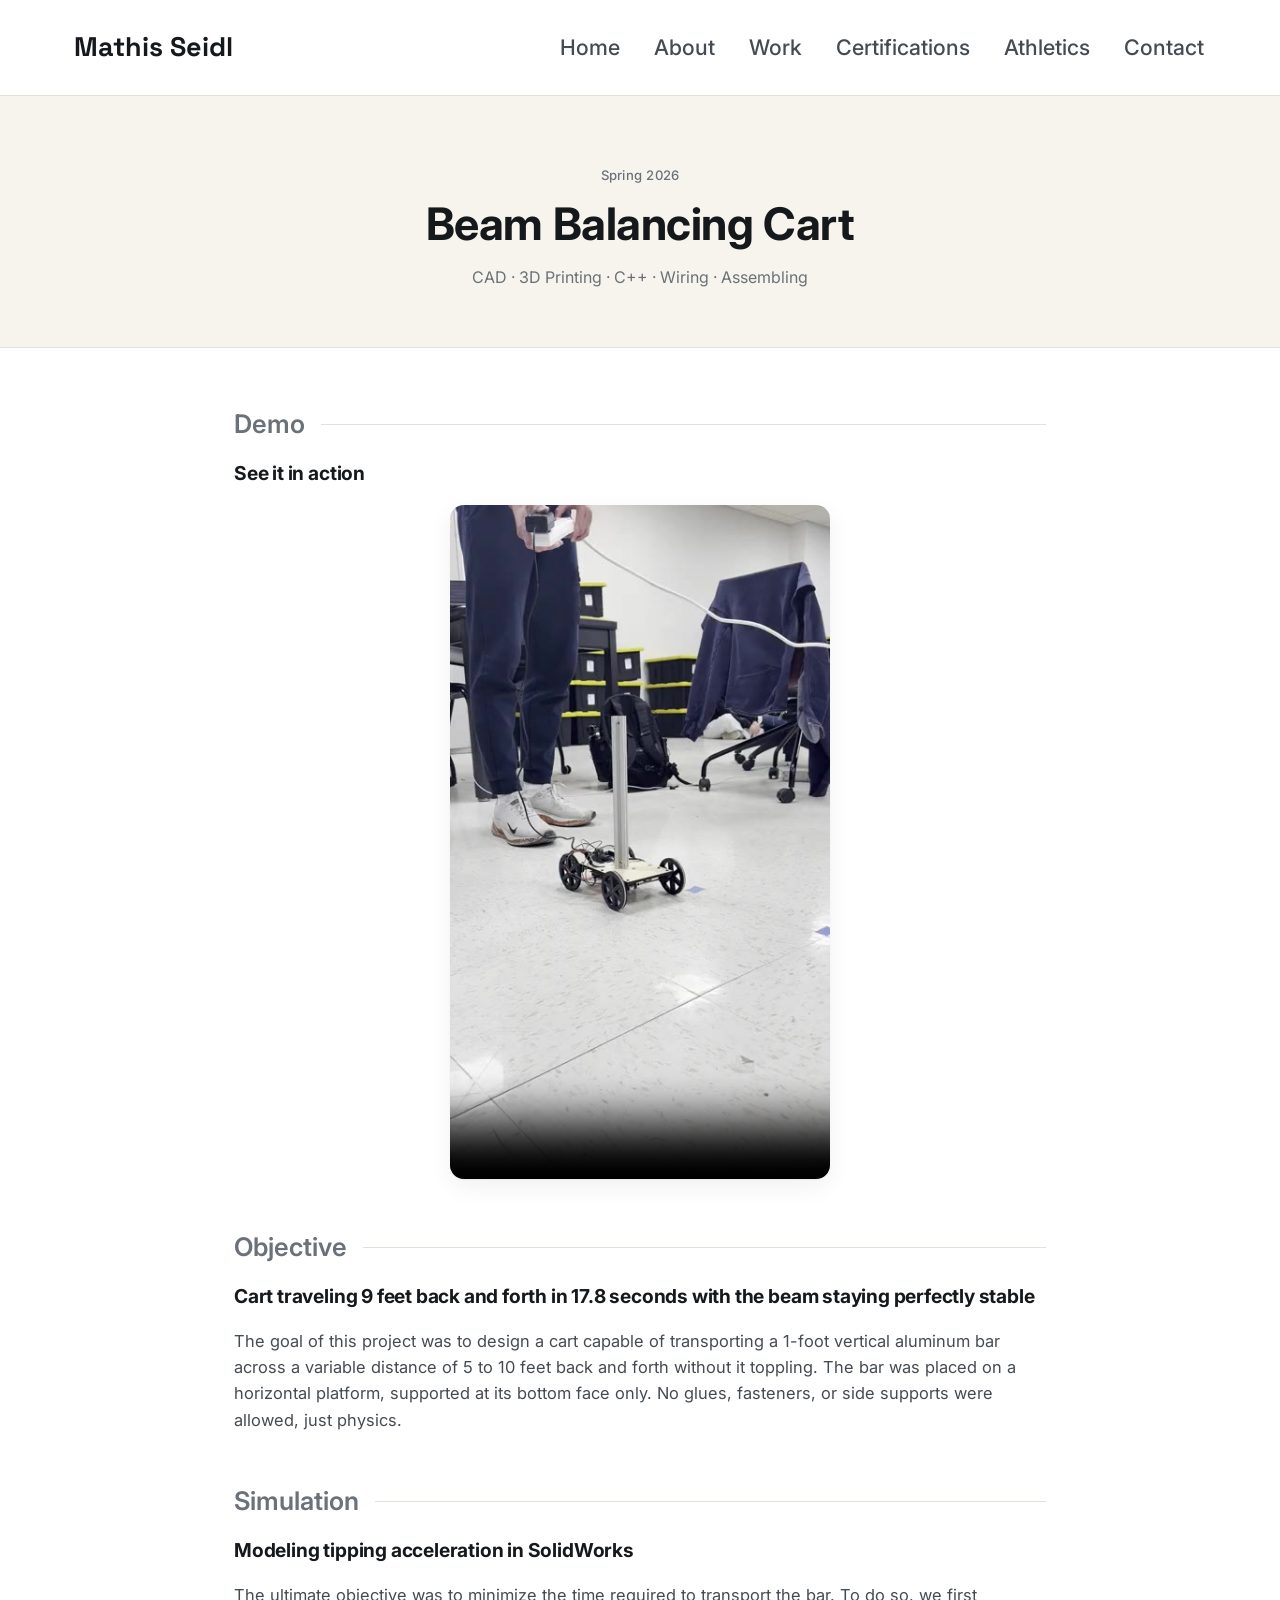
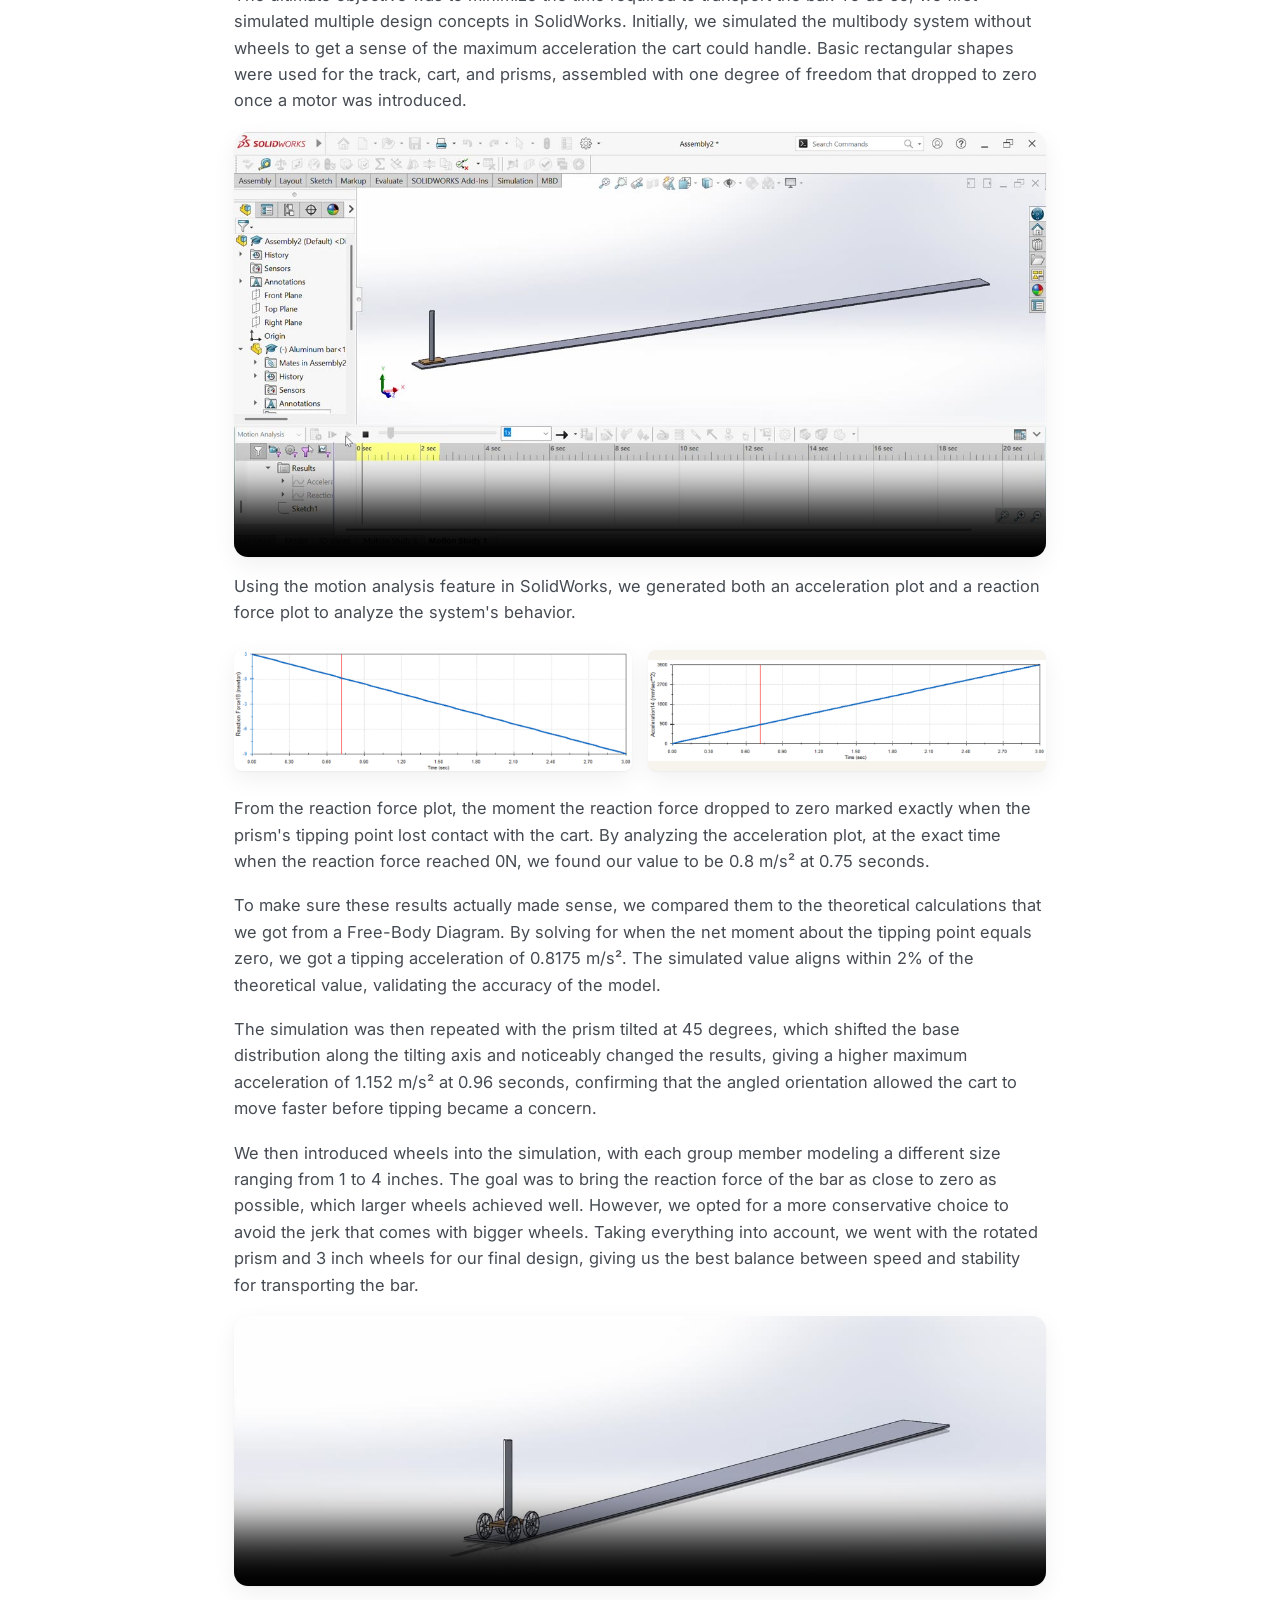
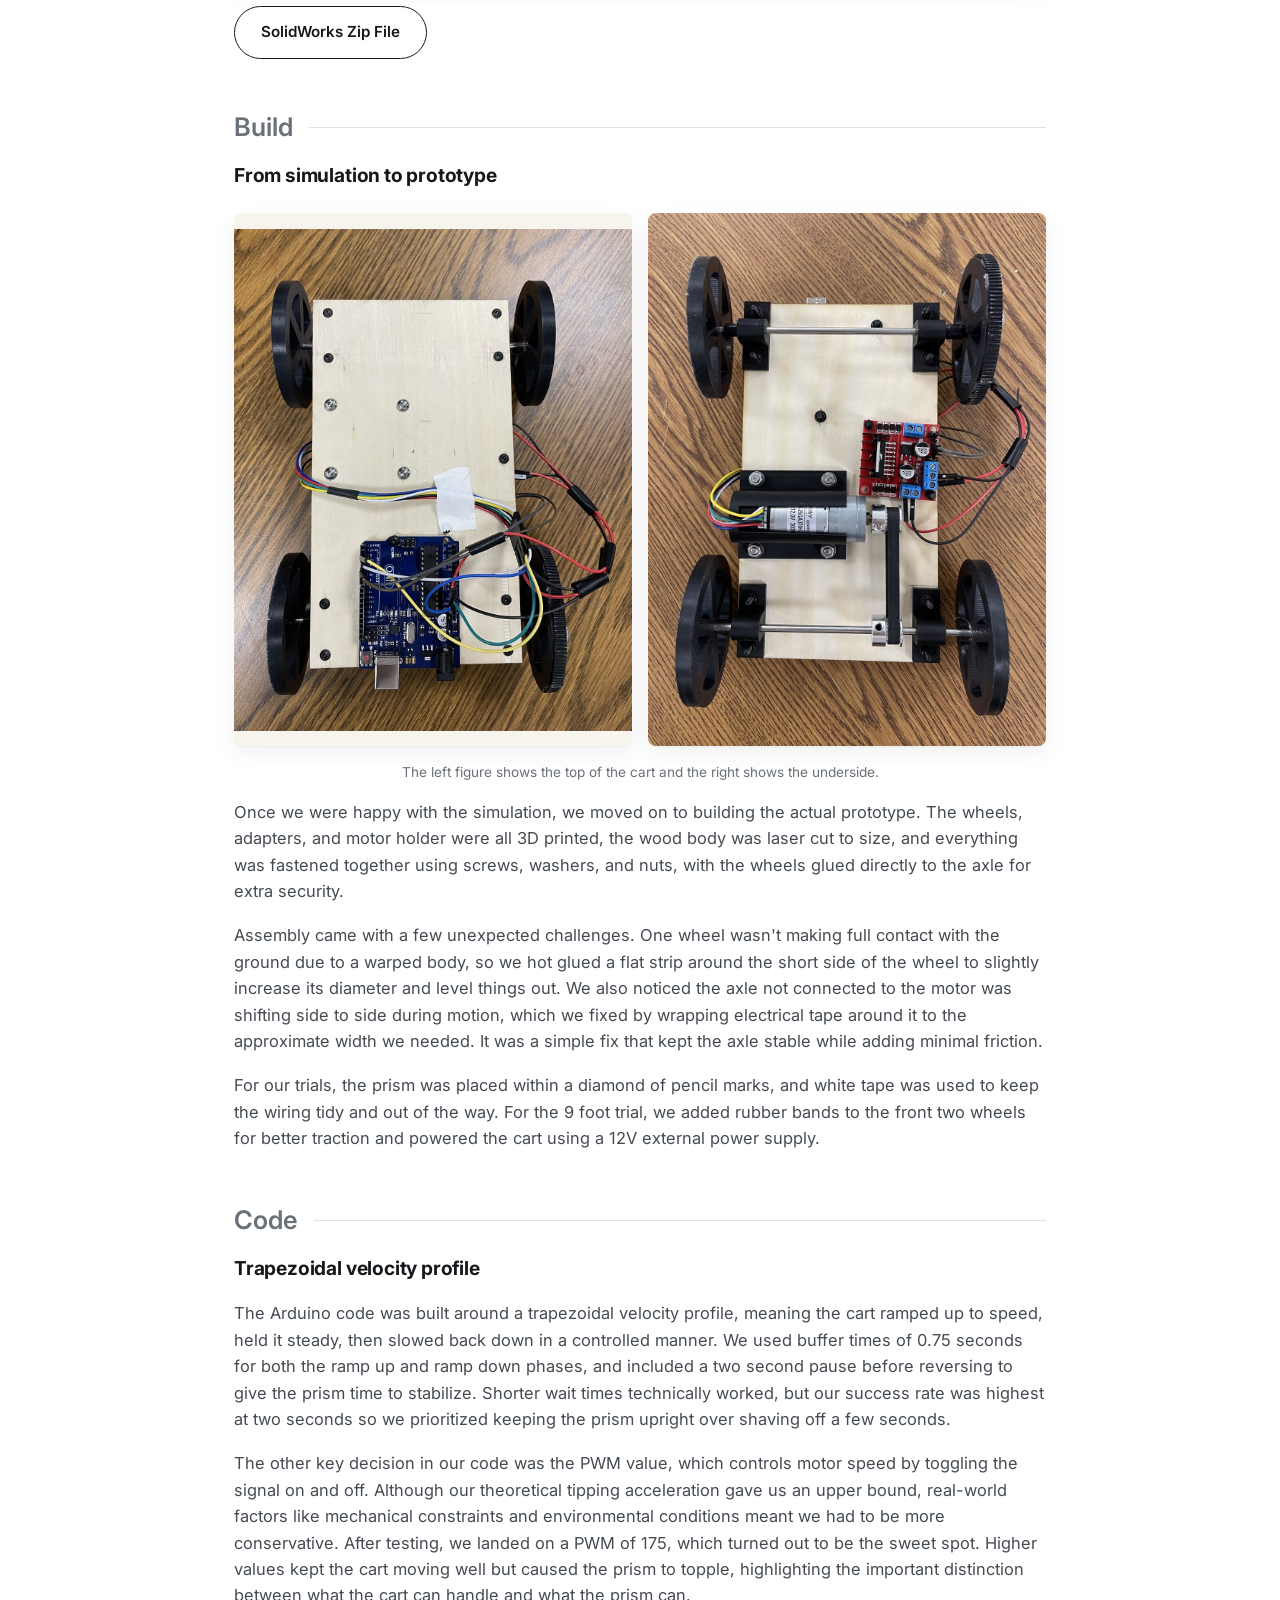
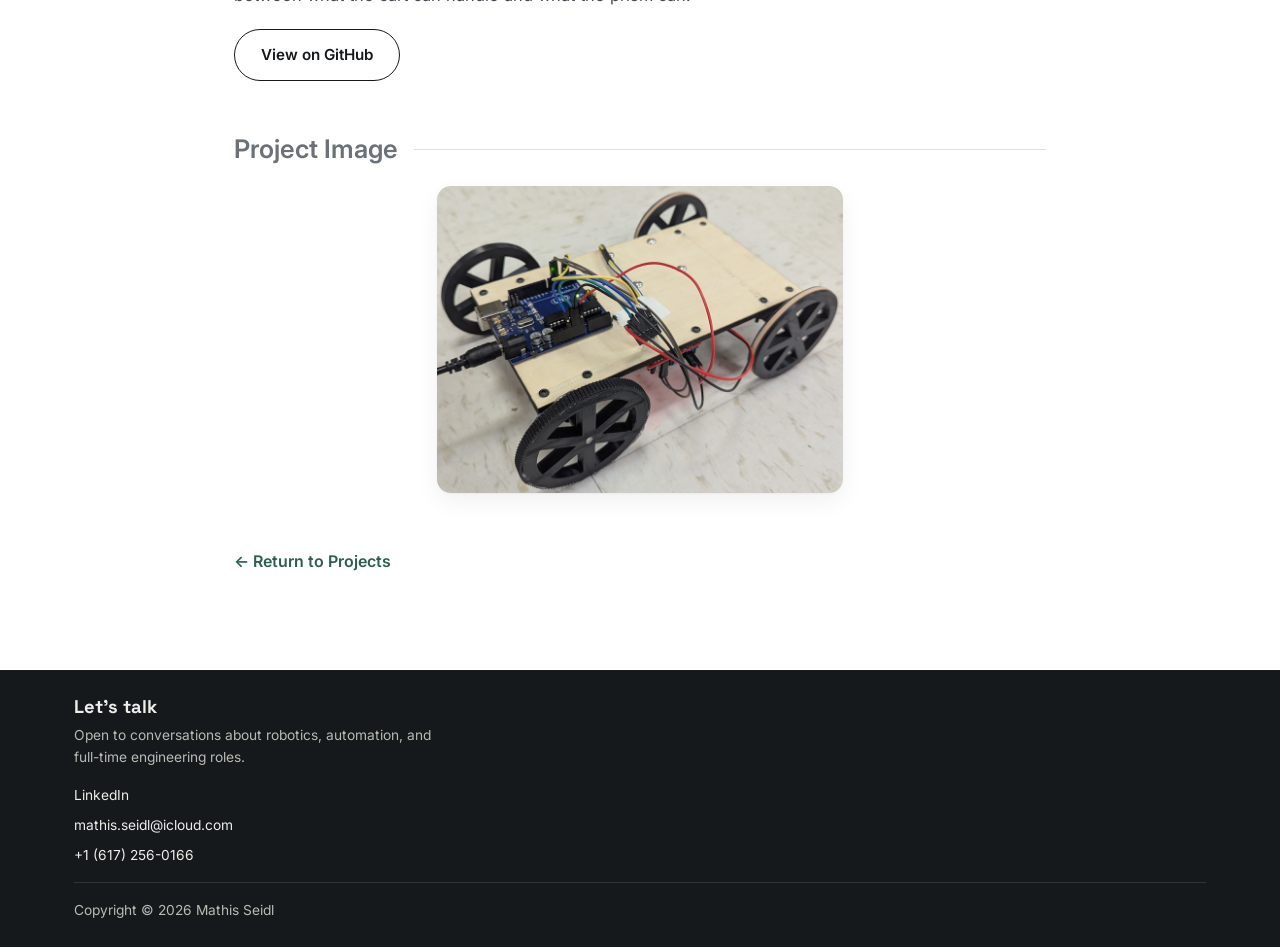
<file: projects/cart-beam-balancing.html>
<!DOCTYPE html>
<html lang="en">
<head>
<meta charset="UTF-8" />
<meta name="viewport" content="width=device-width, initial-scale=1" />
<title>Beam Balancing Cart — Mathis Seidl</title>
<meta name="description" content="A cart that transports a 1-foot vertical beam over variable distances of 5-10 feet without toppling it, validated with SolidWorks motion simulation." />
<meta property="og:title" content="Beam Balancing Cart — Mathis Seidl" />
<meta property="og:description" content="A cart that transports a 1-foot vertical beam over variable distances without toppling it." />
<meta property="og:image" content="../assets/img/projects/cart/hero.png" />
<meta name="theme-color" content="#2c5f4f" />
<link rel="icon" href="../favicon.svg" type="image/svg+xml" />
<link rel="apple-touch-icon" href="../apple-touch-icon.png" />
<link rel="preconnect" href="https://fonts.googleapis.com" />
<link rel="preconnect" href="https://fonts.gstatic.com" crossorigin />
<link href="https://fonts.googleapis.com/css2?family=Inter:wght@400;500;600;700;800&family=Space+Grotesk:wght@500;600;700&display=swap" rel="stylesheet" />
<link rel="stylesheet" href="../assets/css/style.css?v=48" />
</head>
<body>
<a class="skip-link" href="#main">Skip to main content</a>

<header class="site-header">
  <div class="container">
    <a class="brand" href="../index.html#top">Mathis Seidl</a>
    <button class="nav-toggle" aria-label="Toggle navigation" aria-expanded="false">
      <span></span><span></span><span></span>
    </button>
    <nav class="main-nav" aria-label="Primary">
      <ul>
        <li><a href="../index.html#top">Home</a></li>
        <li><a href="../index.html#about">About</a></li>
        <li><a href="../index.html#projects">Work</a></li>
        <li><a href="../index.html#certifications">Certifications</a></li>
        <li><a href="../index.html#athletics">Athletics</a></li>
        <li><a href="../index.html#contact">Contact</a></li>
      </ul>
    </nav>
  </div>
</header>

<main id="main">
  <div class="project-hero">
    <div class="container">
      <p class="eyebrow">Spring 2026</p>
      <h1>Beam Balancing Cart</h1>
      <p class="meta">CAD &middot; 3D Printing &middot; C++ &middot; Wiring &middot; Assembling</p>
    </div>
  </div>

  <div class="project-body">
    <div class="container">
      <section class="project-section">
        <p class="eyebrow">Demo</p>
        <h2>See it in action</h2>
        <div class="video-frame-native portrait">
          <video controls autoplay muted playsinline preload="auto" poster="../assets/img/posters/cart-demo.jpg">
            <source src="../assets/video/cart-demo.mp4" type="video/mp4" />
          </video>
        </div>
      </section>

      <section class="project-section">
        <p class="eyebrow">Objective</p>
        <h2>Cart traveling 9 feet back and forth in 17.8 seconds with the beam staying perfectly stable</h2>
        <p>The goal of this project was to design a cart capable of transporting a 1-foot vertical aluminum bar across a variable distance of 5 to 10 feet back and forth without it toppling. The bar was placed on a horizontal platform, supported at its bottom face only. No glues, fasteners, or side supports were allowed, just physics.</p>
      </section>

      <section class="project-section">
        <p class="eyebrow">Simulation</p>
        <h2>Modeling tipping acceleration in SolidWorks</h2>
        <p>The ultimate objective was to minimize the time required to transport the bar. To do so, we first simulated multiple design concepts in SolidWorks. Initially, we simulated the multibody system without wheels to get a sense of the maximum acceleration the cart could handle. Basic rectangular shapes were used for the track, cart, and prisms, assembled with one degree of freedom that dropped to zero once a motor was introduced.</p>
        <div class="video-frame-native">
          <video controls autoplay muted loop playsinline preload="auto" poster="../assets/img/projects/cart/sim-tipping-poster.jpg" aria-label="SolidWorks motion study of the prism tipping on the wheel-less cart">
            <source src="../assets/video/cart-sim-tipping.mp4" type="video/mp4" />
          </video>
        </div>
        <p>Using the motion analysis feature in SolidWorks, we generated both an acceleration plot and a reaction force plot to analyze the system's behavior.</p>
        <div class="figure-row">
          <img loading="lazy" decoding="async" src="../assets/img/projects/cart/plot-acceleration.jpg" alt="Acceleration plot from SolidWorks motion analysis" />
          <img loading="lazy" decoding="async" src="../assets/img/projects/cart/plot-force.jpg" alt="Reaction force plot from SolidWorks motion analysis" />
        </div>
        <p>From the reaction force plot, the moment the reaction force dropped to zero marked exactly when the prism's tipping point lost contact with the cart. By analyzing the acceleration plot, at the exact time when the reaction force reached 0N, we found our value to be 0.8 m/s&sup2; at 0.75 seconds.</p>
        <p>To make sure these results actually made sense, we compared them to the theoretical calculations that we got from a Free-Body Diagram. By solving for when the net moment about the tipping point equals zero, we got a tipping acceleration of 0.8175 m/s&sup2;. The simulated value aligns within 2% of the theoretical value, validating the accuracy of the model.</p>
        <p>The simulation was then repeated with the prism tilted at 45 degrees, which shifted the base distribution along the tilting axis and noticeably changed the results, giving a higher maximum acceleration of 1.152 m/s&sup2; at 0.96 seconds, confirming that the angled orientation allowed the cart to move faster before tipping became a concern.</p>
        <p>We then introduced wheels into the simulation, with each group member modeling a different size ranging from 1 to 4 inches. The goal was to bring the reaction force of the bar as close to zero as possible, which larger wheels achieved well. However, we opted for a more conservative choice to avoid the jerk that comes with bigger wheels. Taking everything into account, we went with the rotated prism and 3 inch wheels for our final design, giving us the best balance between speed and stability for transporting the bar.</p>
        <div class="video-frame-native">
          <video controls autoplay muted loop playsinline preload="auto" poster="../assets/img/projects/cart/sim-wheels-poster.jpg" aria-label="SolidWorks simulation of the wheeled cart carrying the bar along the track">
            <source src="../assets/video/cart-sim-wheels.mp4" type="video/mp4" />
          </video>
        </div>
        <div class="resource-links">
          <a class="btn btn-outline" href="../assets/files/Cart-SolidWorks.zip">SolidWorks Zip File</a>
        </div>
      </section>

      <section class="project-section">
        <p class="eyebrow">Build</p>
        <h2>From simulation to prototype</h2>
        <div class="figure-row">
          <img loading="lazy" decoding="async" src="../assets/img/projects/cart/cart-top.jpg" alt="Top of the finished cart" />
          <img loading="lazy" decoding="async" src="../assets/img/projects/cart/cart-bottom.jpg" alt="Underside of the finished cart" />
        </div>
        <p class="project-figure-caption" style="text-align:center;color:var(--muted);font-size:0.85rem;margin-top:-8px;">The left figure shows the top of the cart and the right shows the underside.</p>
        <p>Once we were happy with the simulation, we moved on to building the actual prototype. The wheels, adapters, and motor holder were all 3D printed, the wood body was laser cut to size, and everything was fastened together using screws, washers, and nuts, with the wheels glued directly to the axle for extra security.</p>
        <p>Assembly came with a few unexpected challenges. One wheel wasn't making full contact with the ground due to a warped body, so we hot glued a flat strip around the short side of the wheel to slightly increase its diameter and level things out. We also noticed the axle not connected to the motor was shifting side to side during motion, which we fixed by wrapping electrical tape around it to the approximate width we needed. It was a simple fix that kept the axle stable while adding minimal friction.</p>
        <p>For our trials, the prism was placed within a diamond of pencil marks, and white tape was used to keep the wiring tidy and out of the way. For the 9 foot trial, we added rubber bands to the front two wheels for better traction and powered the cart using a 12V external power supply.</p>
      </section>

      <section class="project-section">
        <p class="eyebrow">Code</p>
        <h2>Trapezoidal velocity profile</h2>
        <p>The Arduino code was built around a trapezoidal velocity profile, meaning the cart ramped up to speed, held it steady, then slowed back down in a controlled manner. We used buffer times of 0.75 seconds for both the ramp up and ramp down phases, and included a two second pause before reversing to give the prism time to stabilize. Shorter wait times technically worked, but our success rate was highest at two seconds so we prioritized keeping the prism upright over shaving off a few seconds.</p>
        <p>The other key decision in our code was the PWM value, which controls motor speed by toggling the signal on and off. Although our theoretical tipping acceleration gave us an upper bound, real-world factors like mechanical constraints and environmental conditions meant we had to be more conservative. After testing, we landed on a PWM of 175, which turned out to be the sweet spot. Higher values kept the cart moving well but caused the prism to topple, highlighting the important distinction between what the cart can handle and what the prism can.</p>
        <div class="resource-links">
          <a class="btn btn-outline" href="https://github.com/mathisseidl/Motor-controlled-cart.git" target="_blank" rel="noopener">View on GitHub</a>
        </div>
      </section>

      <section class="project-section">
        <p class="eyebrow">Project Image</p>
        <div class="project-cover">
          <img loading="lazy" decoding="async" src="../assets/img/projects/cart/hero.png" alt="Cart traveling with beam balanced on top" />
        </div>
      </section>

      <a class="project-nav-back" href="../index.html#projects">&larr; Return to Projects</a>
    </div>
  </div>
</main>

<footer class="site-footer" id="contact">
  <div class="container">
    <div class="footer-top">
      <div>
        <h2>Let's talk</h2>
        <p>Open to conversations about robotics, automation, and full-time engineering roles.</p>
      </div>
      <div class="contact-links">
        <a href="https://www.linkedin.com/in/mathisseidl/" target="_blank" rel="noopener">
          LinkedIn
        </a>
        <a href="mailto:mathis.seidl@icloud.com">mathis.seidl@icloud.com</a>
        <a href="tel:+16172560166">+1 (617) 256-0166</a>
      </div>
    </div>
    <div class="footer-bottom">Copyright &copy; 2026 Mathis Seidl</div>
  </div>
</footer>

<script src="../assets/js/main.js?v=24"></script>
</body>
</html>
</file>
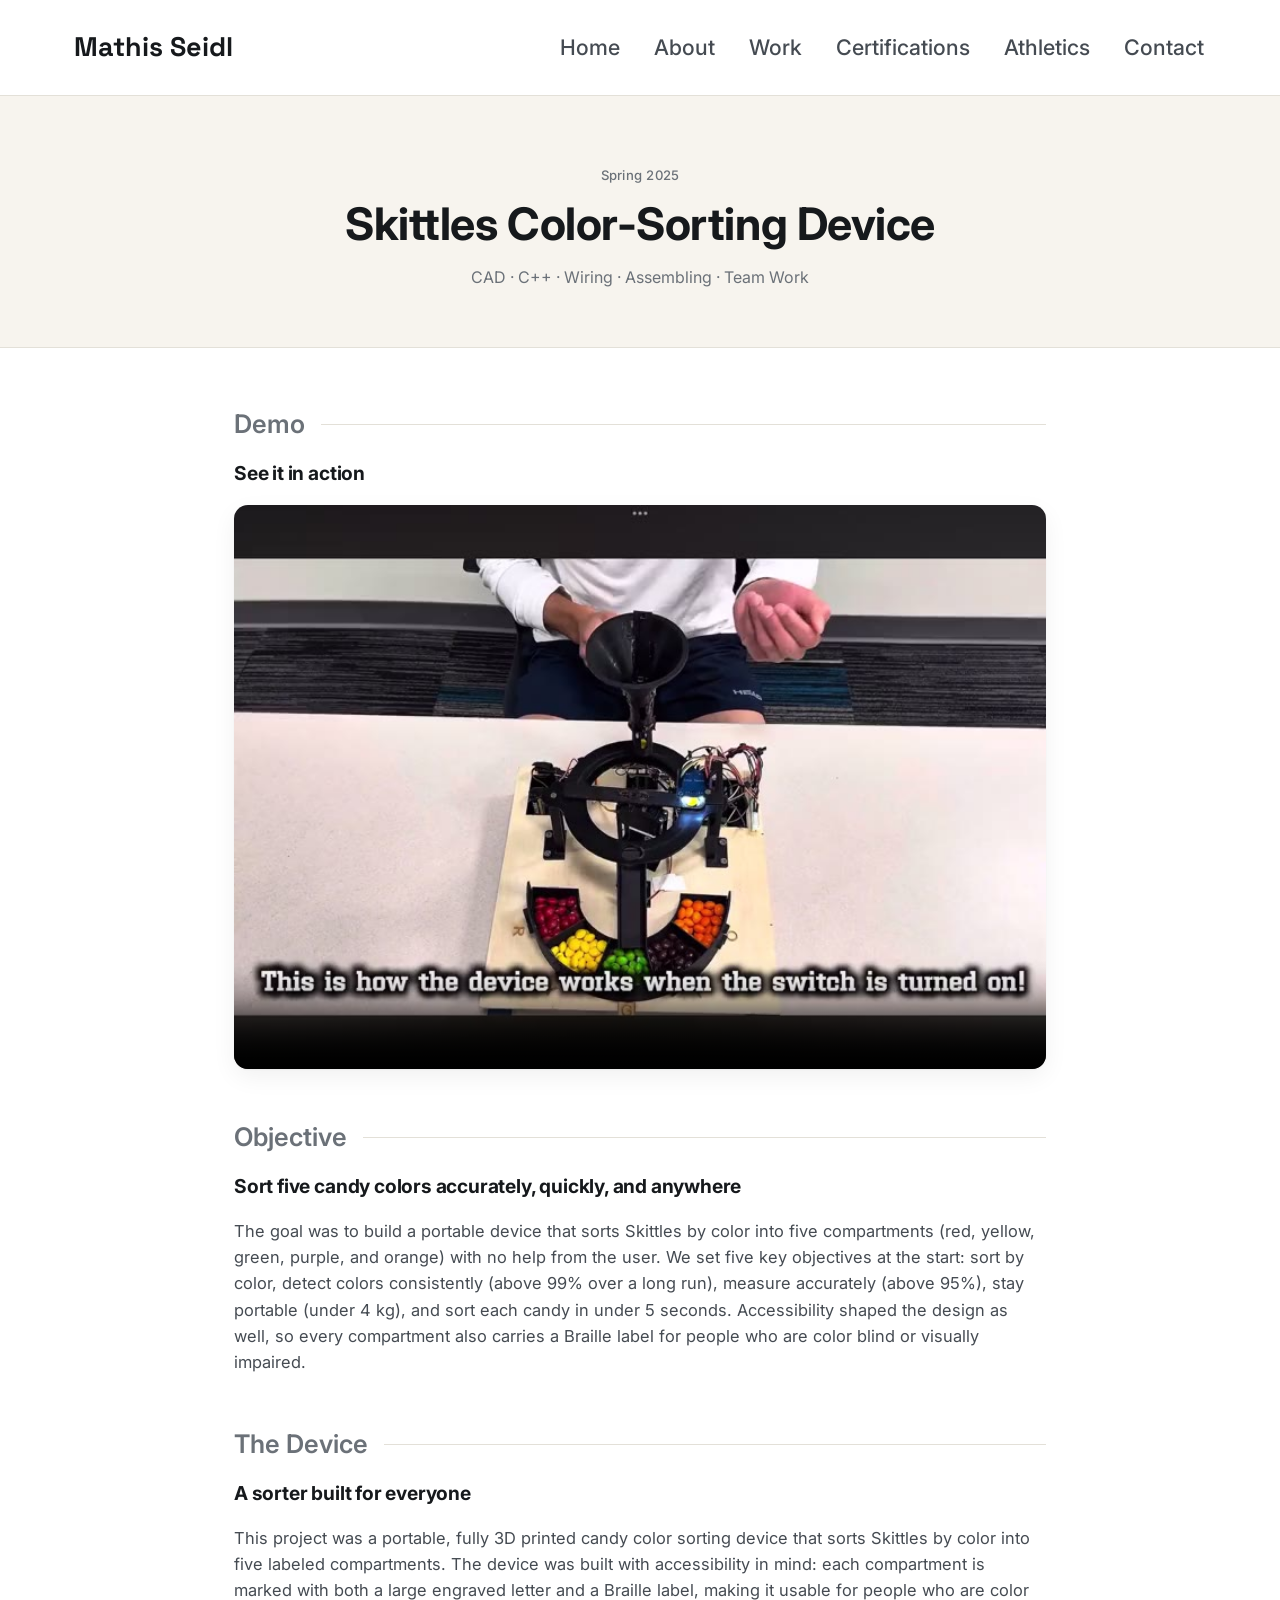
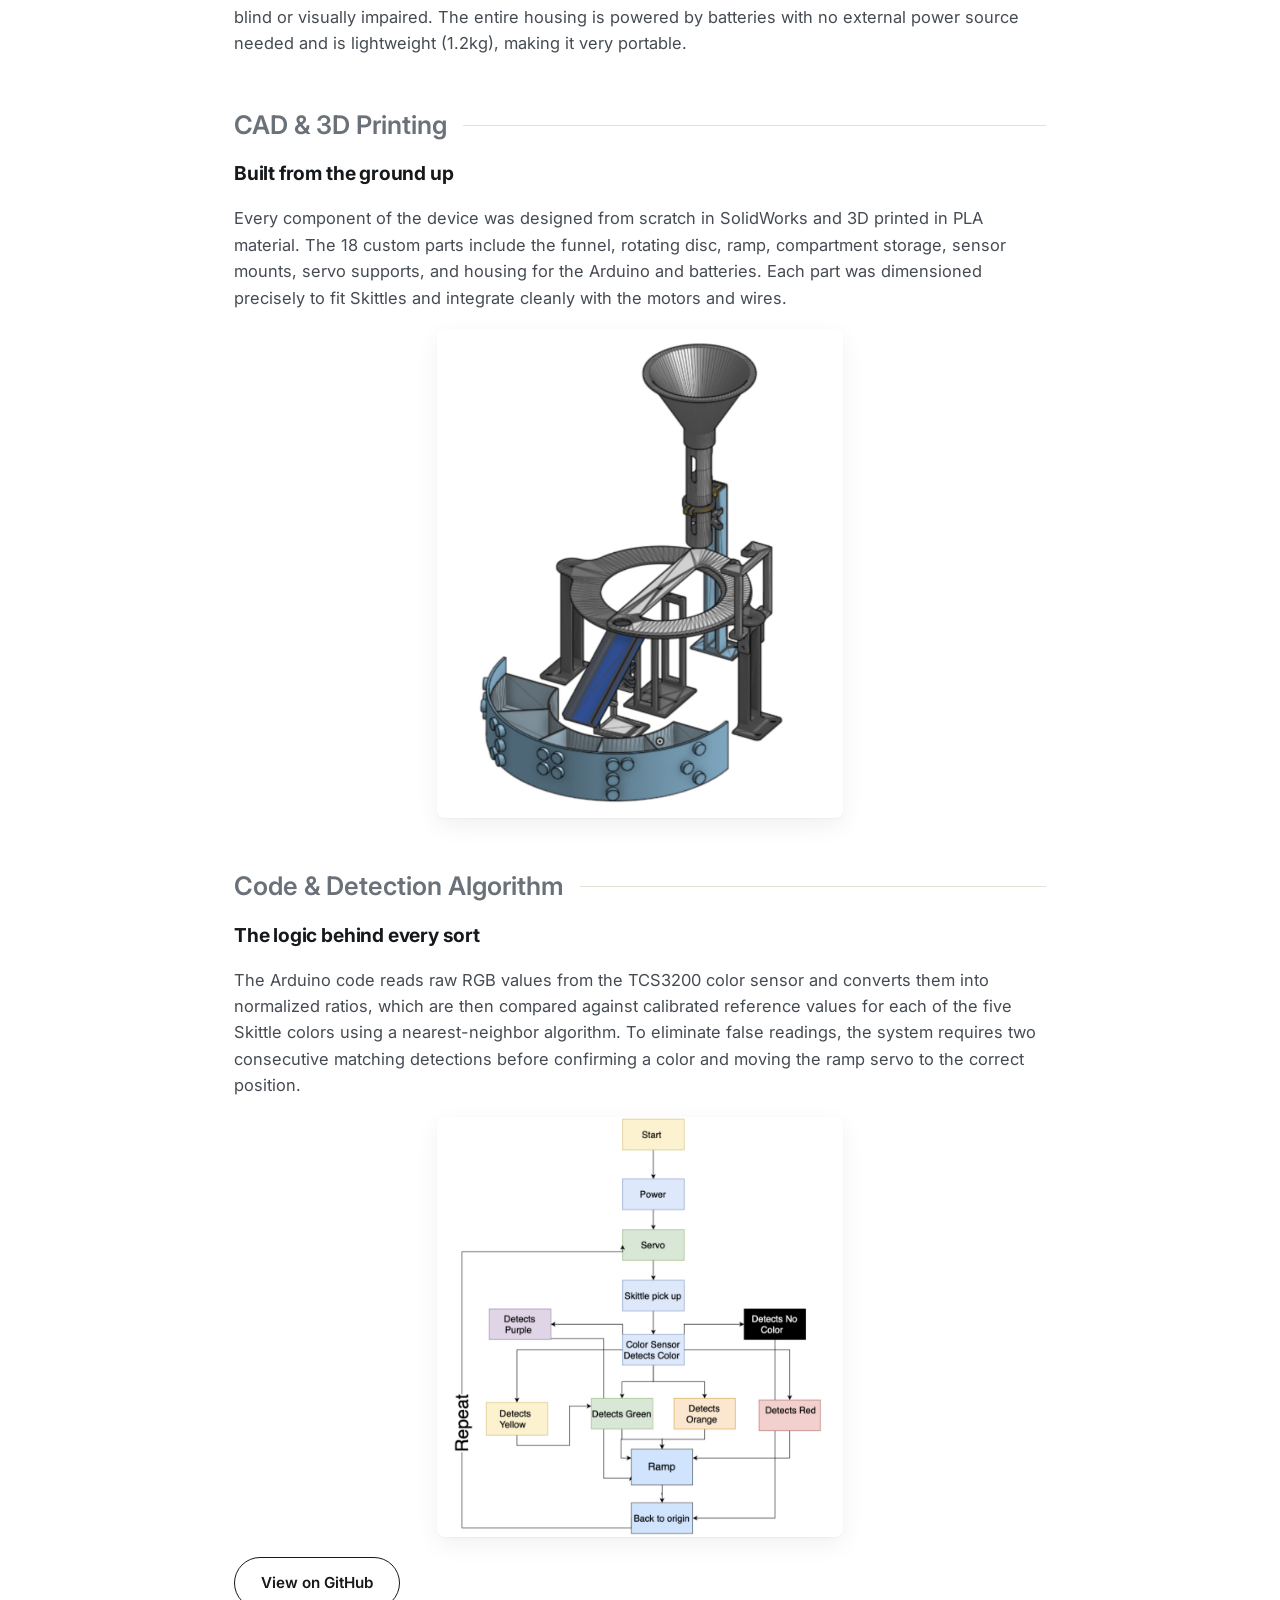
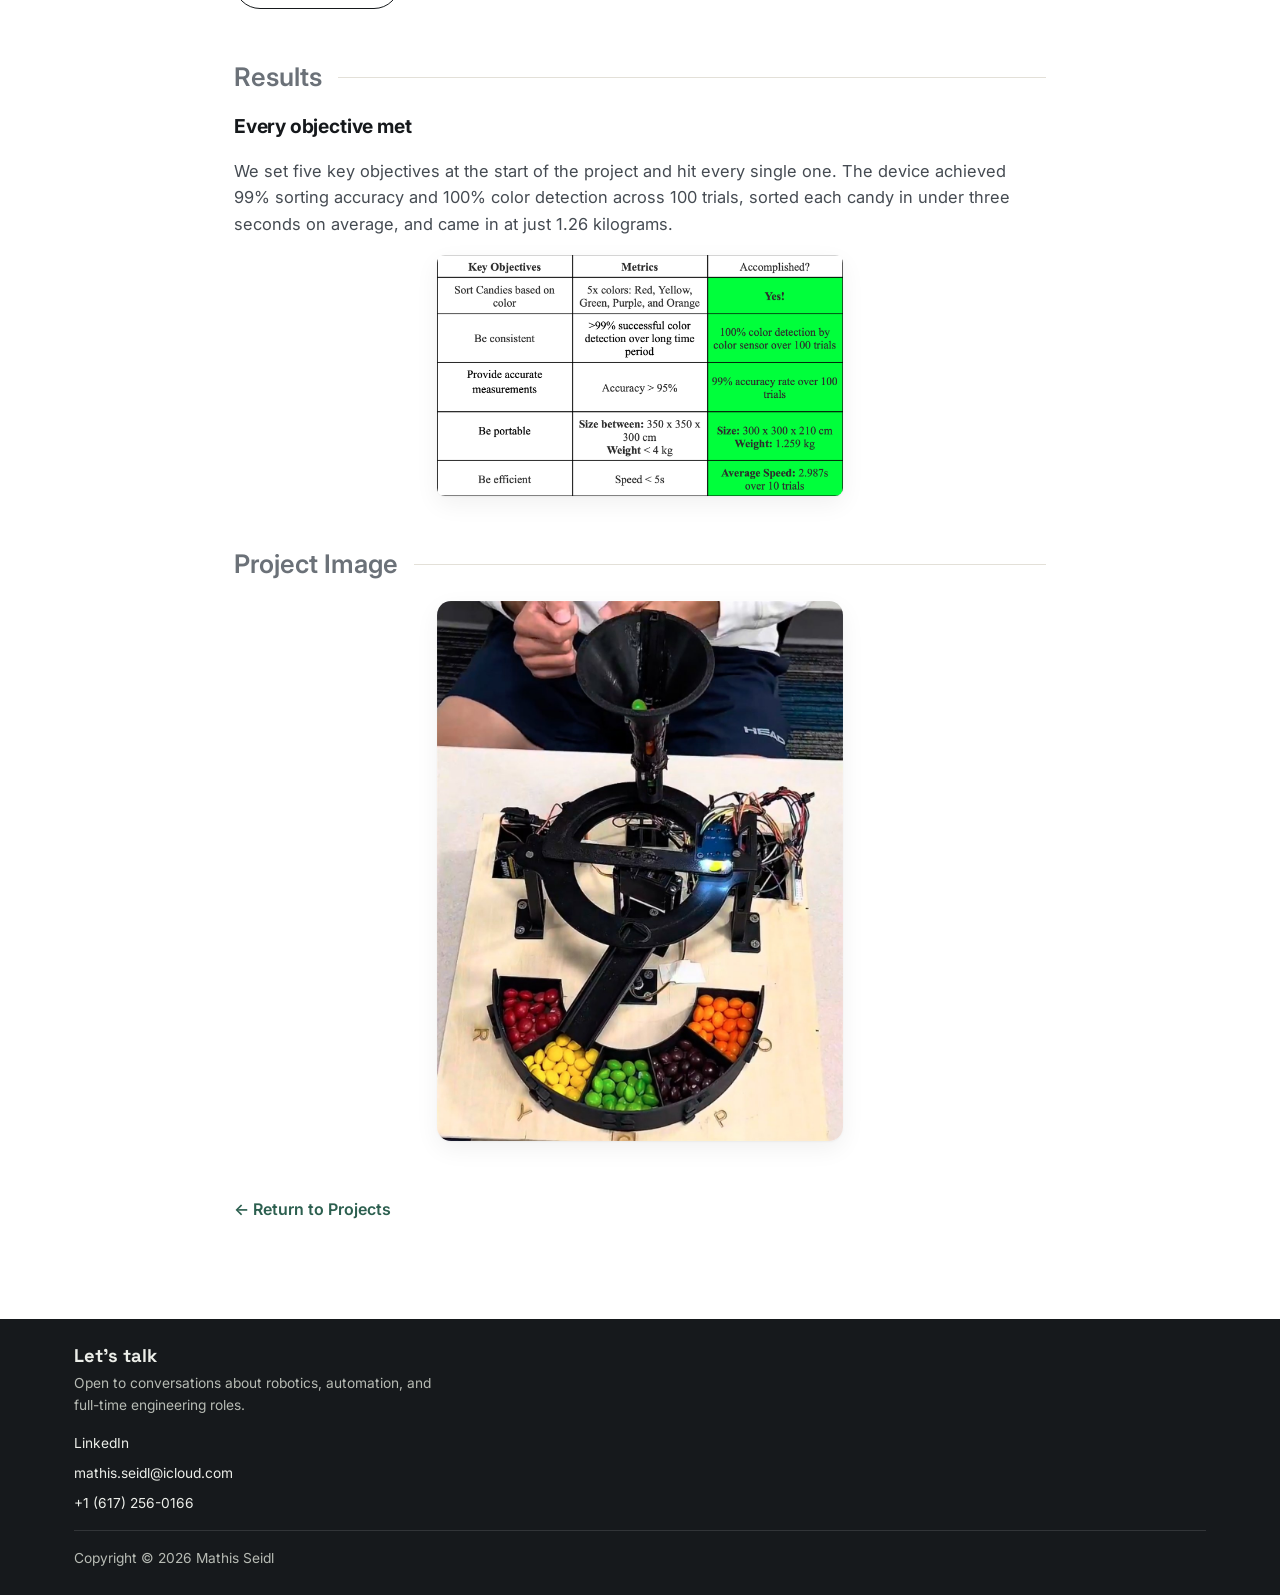
<file: projects/color-sorter.html>
<!DOCTYPE html>
<html lang="en">
<head>
<meta charset="UTF-8" />
<meta name="viewport" content="width=device-width, initial-scale=1" />
<title>Skittles Color-Sorting Device — Mathis Seidl</title>
<meta name="description" content="A portable, fully 3D printed candy color sorting device with Braille labeling, achieving 99% sorting accuracy across 100 trials." />
<meta property="og:title" content="Skittles Color-Sorting Device — Mathis Seidl" />
<meta property="og:description" content="A portable, fully 3D printed candy color sorting device with Braille labeling for accessibility." />
<meta property="og:image" content="../assets/img/projects/color-sorter/hero.jpg" />
<meta name="theme-color" content="#2c5f4f" />
<link rel="icon" href="../favicon.svg" type="image/svg+xml" />
<link rel="apple-touch-icon" href="../apple-touch-icon.png" />
<link rel="preconnect" href="https://fonts.googleapis.com" />
<link rel="preconnect" href="https://fonts.gstatic.com" crossorigin />
<link href="https://fonts.googleapis.com/css2?family=Inter:wght@400;500;600;700;800&family=Space+Grotesk:wght@500;600;700&display=swap" rel="stylesheet" />
<link rel="stylesheet" href="../assets/css/style.css?v=48" />
</head>
<body>
<a class="skip-link" href="#main">Skip to main content</a>

<header class="site-header">
  <div class="container">
    <a class="brand" href="../index.html#top">Mathis Seidl</a>
    <button class="nav-toggle" aria-label="Toggle navigation" aria-expanded="false">
      <span></span><span></span><span></span>
    </button>
    <nav class="main-nav" aria-label="Primary">
      <ul>
        <li><a href="../index.html#top">Home</a></li>
        <li><a href="../index.html#about">About</a></li>
        <li><a href="../index.html#projects">Work</a></li>
        <li><a href="../index.html#certifications">Certifications</a></li>
        <li><a href="../index.html#athletics">Athletics</a></li>
        <li><a href="../index.html#contact">Contact</a></li>
      </ul>
    </nav>
  </div>
</header>

<main id="main">
  <div class="project-hero">
    <div class="container">
      <p class="eyebrow">Spring 2025</p>
      <h1>Skittles Color-Sorting Device</h1>
      <p class="meta">CAD &middot; C++ &middot; Wiring &middot; Assembling &middot; Team Work</p>
    </div>
  </div>

  <div class="project-body">
    <div class="container">
      <section class="project-section">
        <p class="eyebrow">Demo</p>
        <h2>See it in action</h2>
        <div class="video-frame-native">
          <video controls autoplay muted playsinline preload="auto" poster="../assets/img/posters/color-sorter-demo.jpg">
            <source src="../assets/video/color-sorter-demo.mp4" type="video/mp4" />
          </video>
        </div>
      </section>

      <section class="project-section">
        <p class="eyebrow">Objective</p>
        <h2>Sort five candy colors accurately, quickly, and anywhere</h2>
        <p>The goal was to build a portable device that sorts Skittles by color into five compartments (red, yellow, green, purple, and orange) with no help from the user. We set five key objectives at the start: sort by color, detect colors consistently (above 99% over a long run), measure accurately (above 95%), stay portable (under 4 kg), and sort each candy in under 5 seconds. Accessibility shaped the design as well, so every compartment also carries a Braille label for people who are color blind or visually impaired.</p>
      </section>

      <section class="project-section">
        <p class="eyebrow">The Device</p>
        <h2>A sorter built for everyone</h2>
        <p>This project was a portable, fully 3D printed candy color sorting device that sorts Skittles by color into five labeled compartments. The device was built with accessibility in mind: each compartment is marked with both a large engraved letter and a Braille label, making it usable for people who are color blind or visually impaired. The entire housing is powered by batteries with no external power source needed and is lightweight (1.2kg), making it very portable.</p>
      </section>

      <section class="project-section">
        <p class="eyebrow">CAD &amp; 3D Printing</p>
        <h2>Built from the ground up</h2>
        <p>Every component of the device was designed from scratch in SolidWorks and 3D printed in PLA material. The 18 custom parts include the funnel, rotating disc, ramp, compartment storage, sensor mounts, servo supports, and housing for the Arduino and batteries. Each part was dimensioned precisely to fit Skittles and integrate cleanly with the motors and wires.</p>
        <img loading="lazy" decoding="async" src="../assets/img/projects/color-sorter/device-photo-1.jpeg" alt="CAD model of the Skittles color sorter" style="border-radius:8px;box-shadow:var(--shadow);margin-top:16px;" />
      </section>

      <section class="project-section">
        <p class="eyebrow">Code &amp; Detection Algorithm</p>
        <h2>The logic behind every sort</h2>
        <p>The Arduino code reads raw RGB values from the TCS3200 color sensor and converts them into normalized ratios, which are then compared against calibrated reference values for each of the five Skittle colors using a nearest-neighbor algorithm. To eliminate false readings, the system requires two consecutive matching detections before confirming a color and moving the ramp servo to the correct position.</p>
        <img loading="lazy" decoding="async" src="../assets/img/projects/color-sorter/device-photo-2.jpeg" alt="Flow chart of the sorting logic" style="border-radius:8px;box-shadow:var(--shadow);margin-top:16px;" />
        <div class="resource-links">
          <a class="btn btn-outline" href="https://github.com/mathisseidl/Skittles-Color-Sorting-Device.git" target="_blank" rel="noopener">View on GitHub</a>
        </div>
      </section>

      <section class="project-section">
        <p class="eyebrow">Results</p>
        <h2>Every objective met</h2>
        <p>We set five key objectives at the start of the project and hit every single one. The device achieved 99% sorting accuracy and 100% color detection across 100 trials, sorted each candy in under three seconds on average, and came in at just 1.26 kilograms.</p>
        <img loading="lazy" decoding="async" src="../assets/img/projects/color-sorter/code-screenshot.png" alt="Table of the five key objectives, their metrics, and the results achieved" style="border-radius:8px;box-shadow:var(--shadow);margin-top:16px;" />
      </section>

      <section class="project-section">
        <p class="eyebrow">Project Image</p>
        <div class="project-cover">
          <img loading="lazy" decoding="async" src="../assets/img/projects/color-sorter/hero.jpg" alt="The Skittles color-sorting device" />
        </div>
      </section>

      <a class="project-nav-back" href="../index.html#projects">&larr; Return to Projects</a>
    </div>
  </div>
</main>

<footer class="site-footer" id="contact">
  <div class="container">
    <div class="footer-top">
      <div>
        <h2>Let's talk</h2>
        <p>Open to conversations about robotics, automation, and full-time engineering roles.</p>
      </div>
      <div class="contact-links">
        <a href="https://www.linkedin.com/in/mathisseidl/" target="_blank" rel="noopener">
          LinkedIn
        </a>
        <a href="mailto:mathis.seidl@icloud.com">mathis.seidl@icloud.com</a>
        <a href="tel:+16172560166">+1 (617) 256-0166</a>
      </div>
    </div>
    <div class="footer-bottom">Copyright &copy; 2026 Mathis Seidl</div>
  </div>
</footer>

<script src="../assets/js/main.js?v=24"></script>
</body>
</html>
</file>
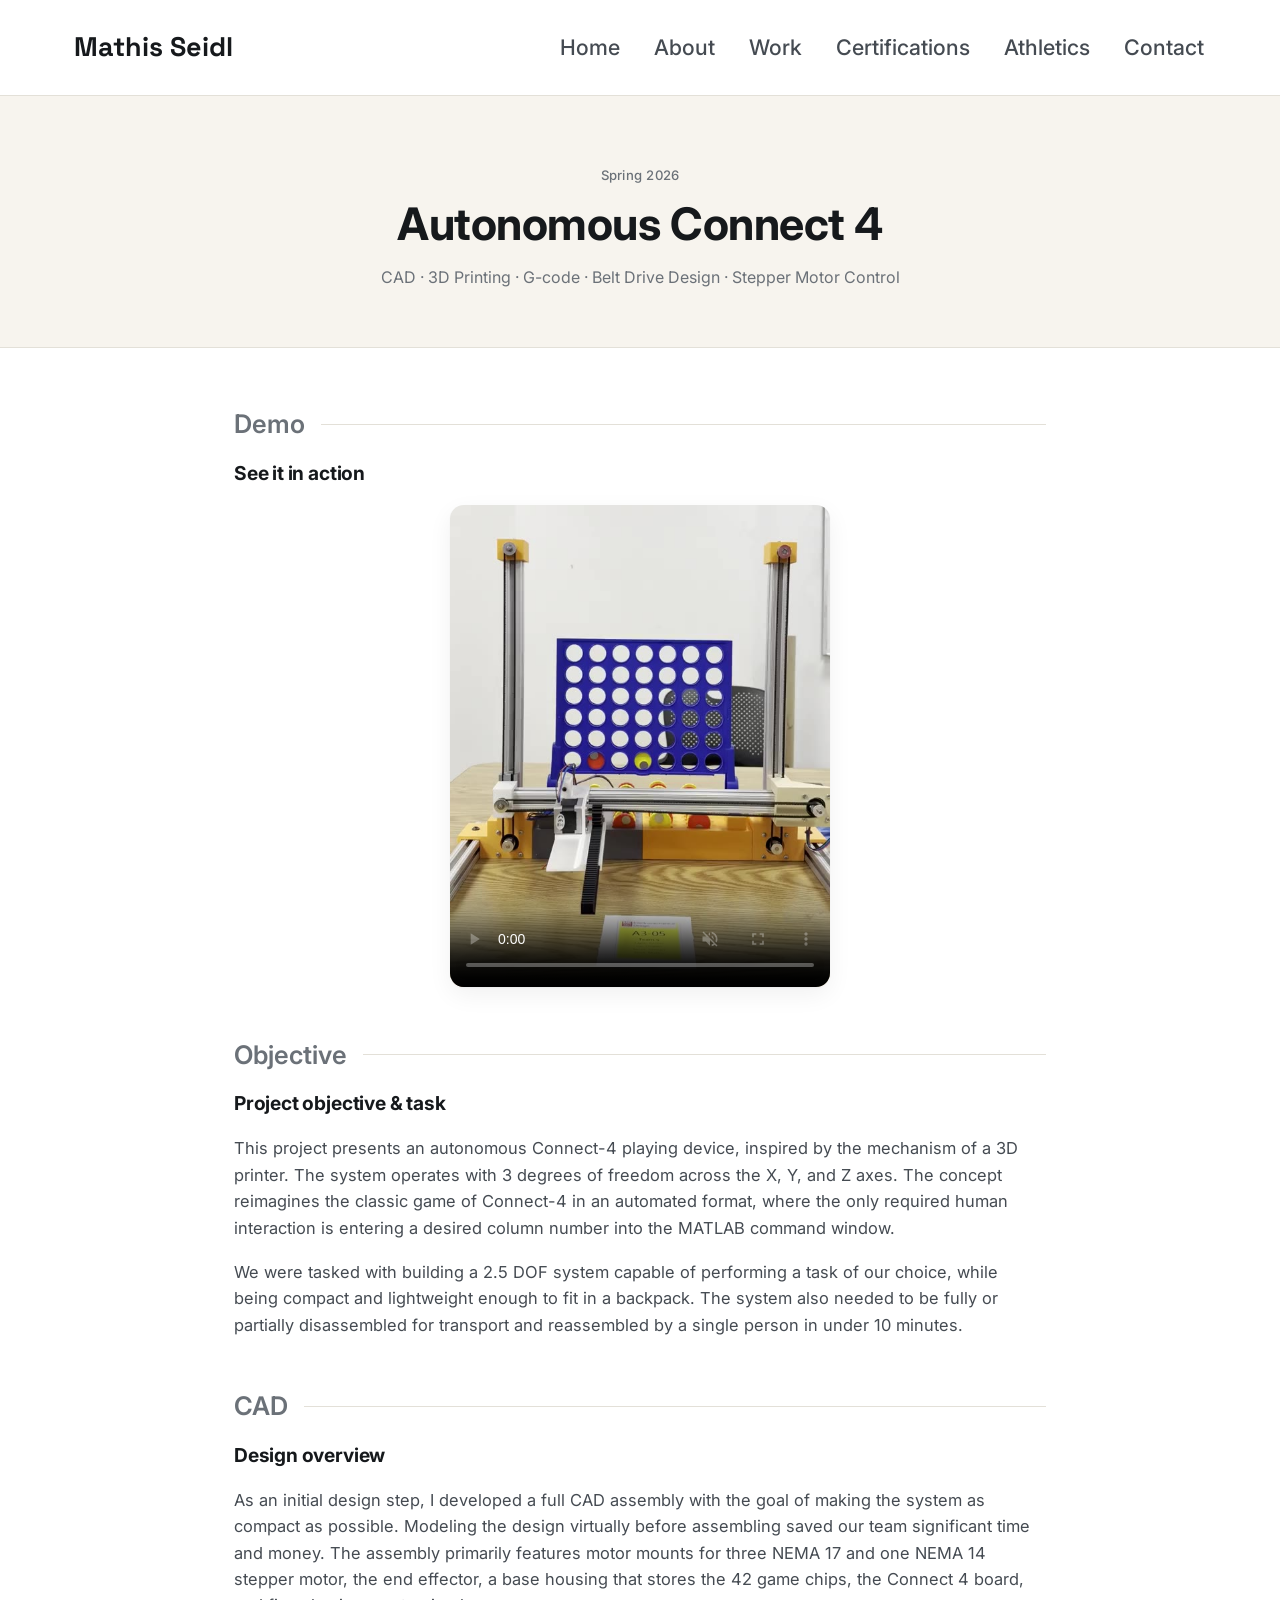
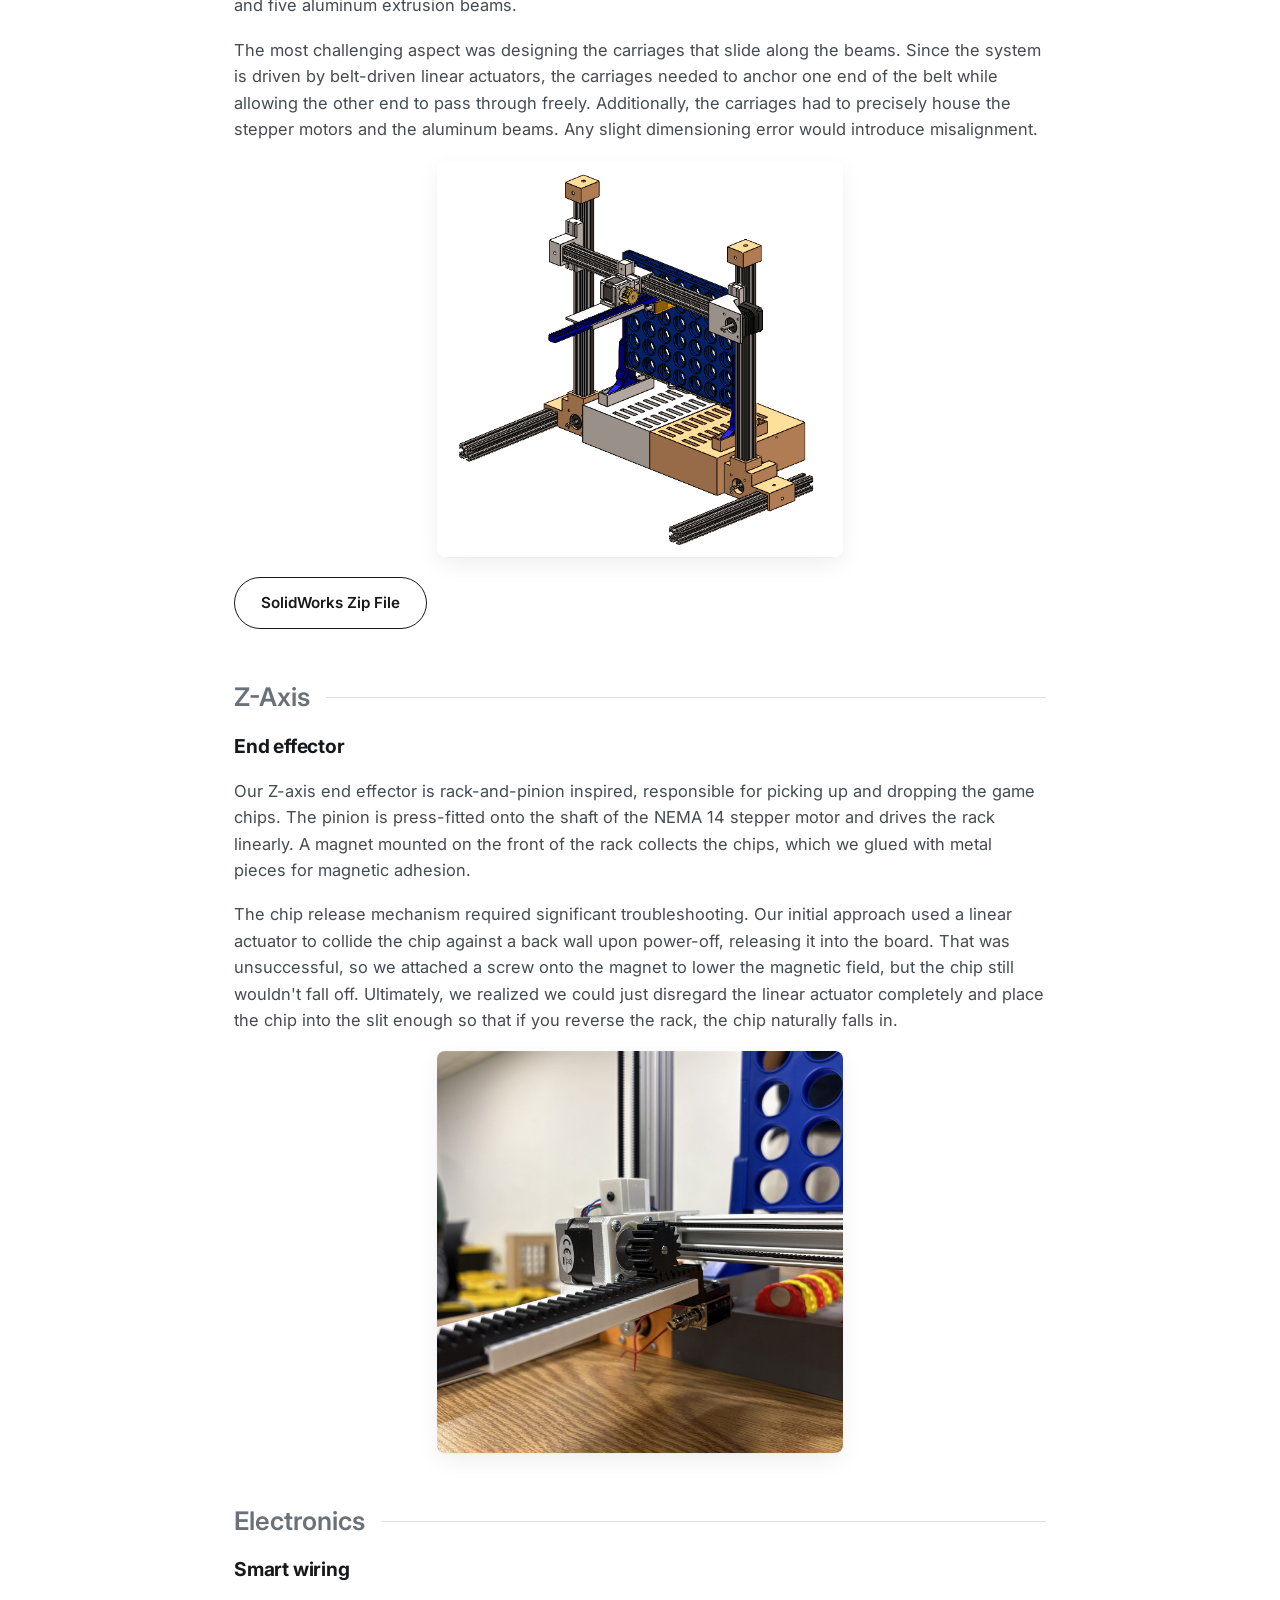
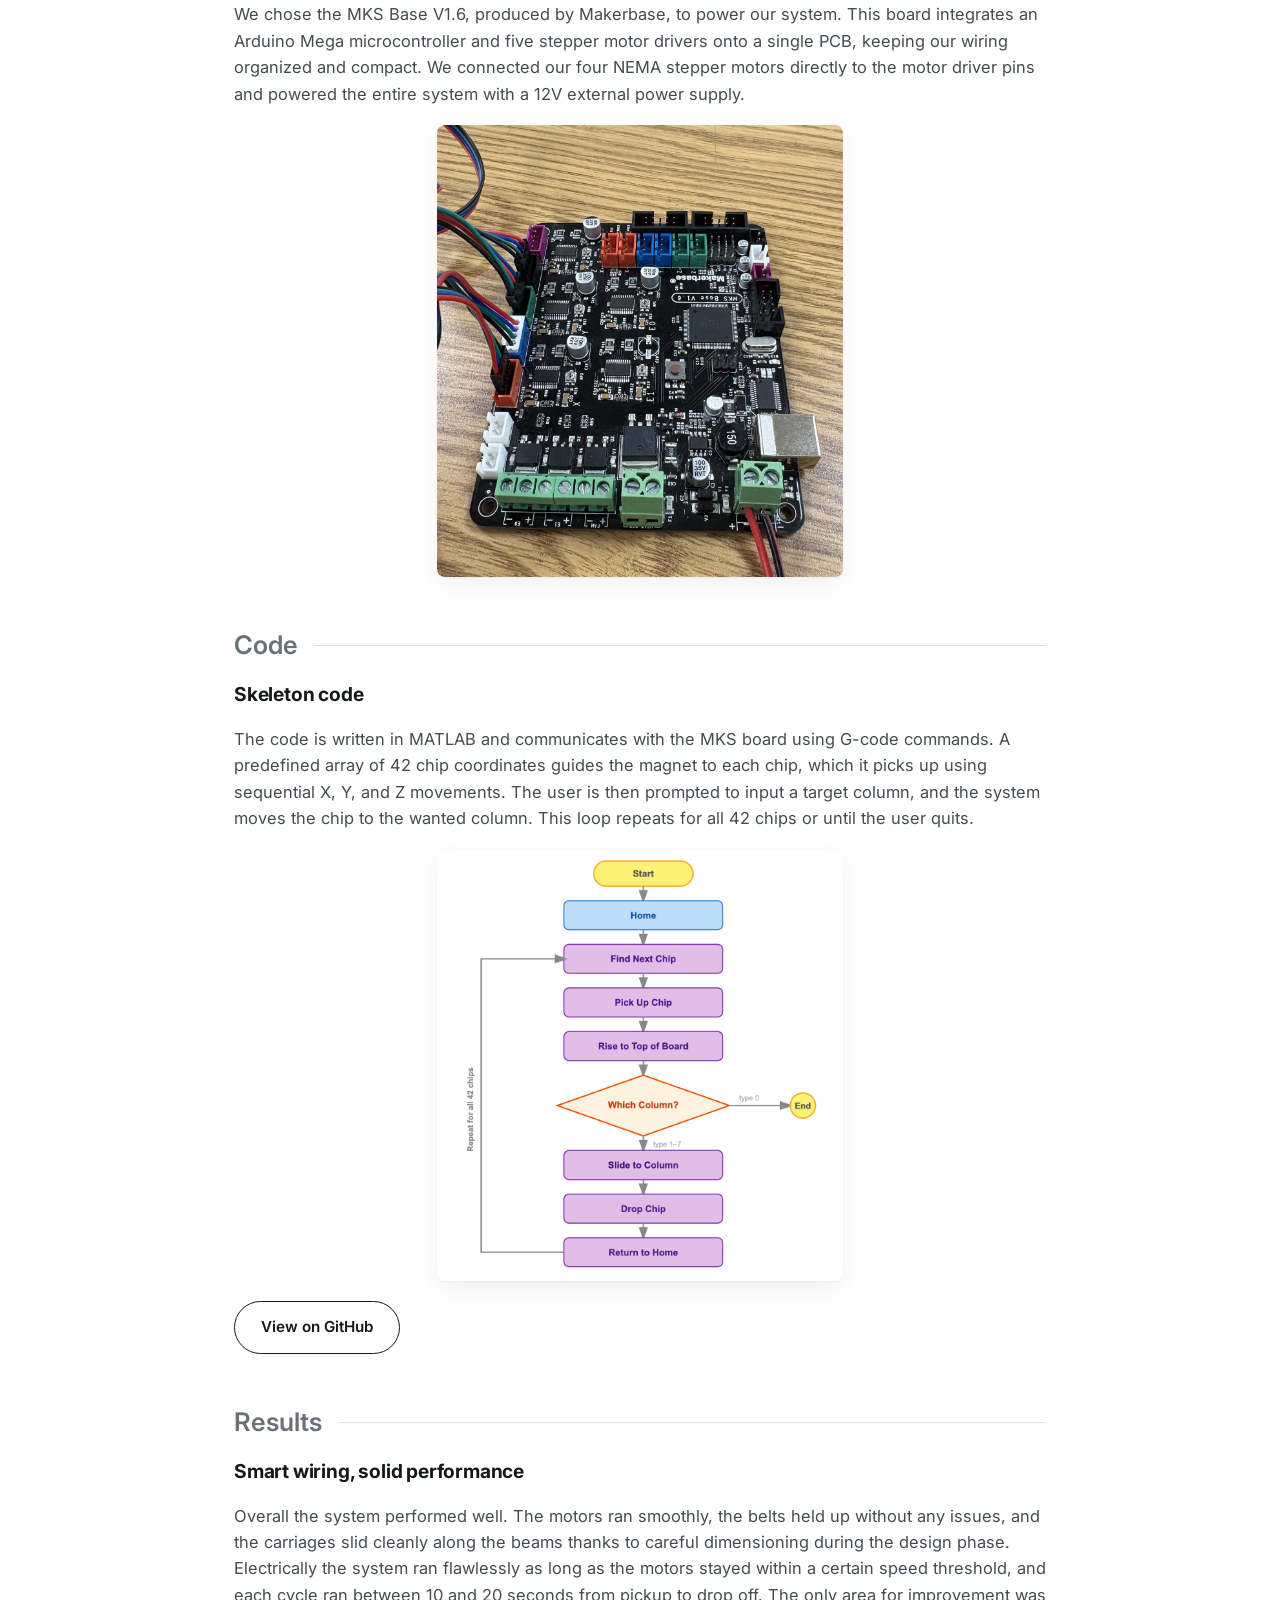
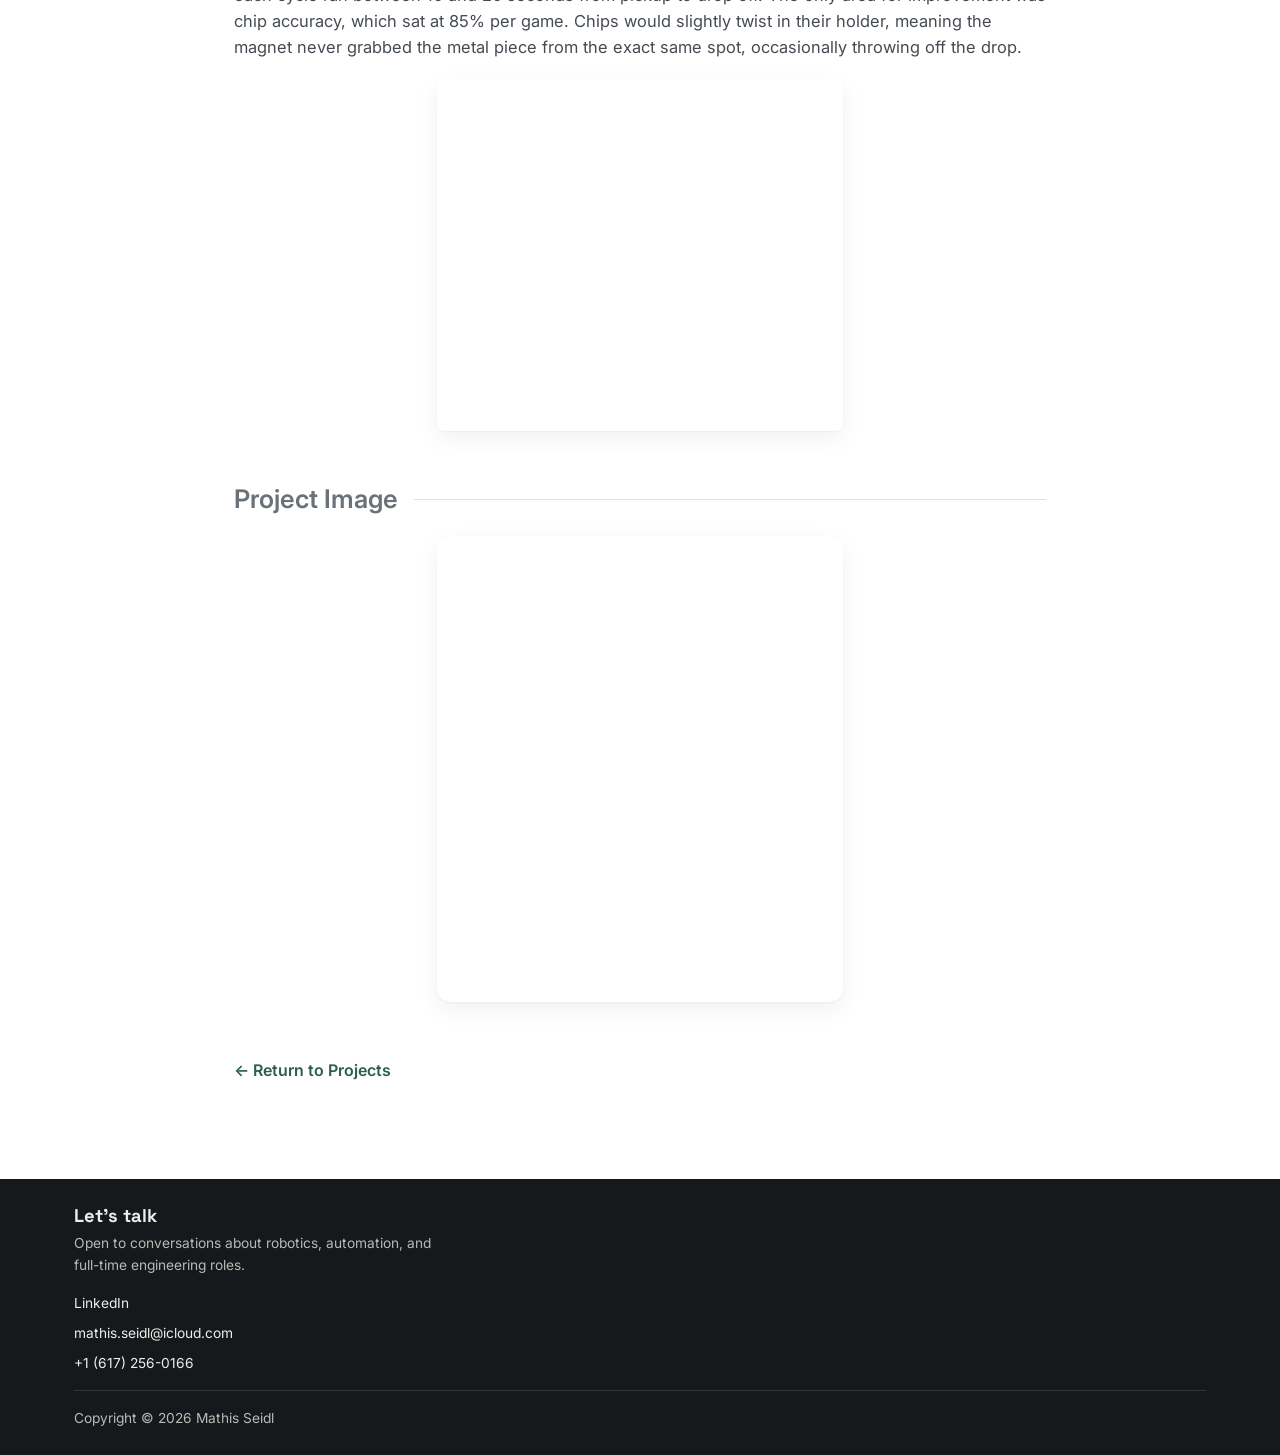
<file: projects/connect-4.html>
<!DOCTYPE html>
<html lang="en">
<head>
<meta charset="UTF-8" />
<meta name="viewport" content="width=device-width, initial-scale=1" />
<title>Autonomous Connect 4 — Mathis Seidl</title>
<meta name="description" content="An autonomous Connect-4 playing device inspired by the mechanism of a 3D printer, controlled through G-code from MATLAB." />
<meta property="og:title" content="Autonomous Connect 4 — Mathis Seidl" />
<meta property="og:description" content="An autonomous Connect-4 playing device inspired by the mechanism of a 3D printer." />
<meta property="og:image" content="../assets/img/projects/connect4/hero.jpg" />
<meta name="theme-color" content="#2c5f4f" />
<link rel="icon" href="../favicon.svg" type="image/svg+xml" />
<link rel="apple-touch-icon" href="../apple-touch-icon.png" />
<link rel="preconnect" href="https://fonts.googleapis.com" />
<link rel="preconnect" href="https://fonts.gstatic.com" crossorigin />
<link href="https://fonts.googleapis.com/css2?family=Inter:wght@400;500;600;700;800&family=Space+Grotesk:wght@500;600;700&display=swap" rel="stylesheet" />
<link rel="stylesheet" href="../assets/css/style.css?v=48" />
</head>
<body>
<a class="skip-link" href="#main">Skip to main content</a>

<header class="site-header">
  <div class="container">
    <a class="brand" href="../index.html#top">Mathis Seidl</a>
    <button class="nav-toggle" aria-label="Toggle navigation" aria-expanded="false">
      <span></span><span></span><span></span>
    </button>
    <nav class="main-nav" aria-label="Primary">
      <ul>
        <li><a href="../index.html#top">Home</a></li>
        <li><a href="../index.html#about">About</a></li>
        <li><a href="../index.html#projects">Work</a></li>
        <li><a href="../index.html#certifications">Certifications</a></li>
        <li><a href="../index.html#athletics">Athletics</a></li>
        <li><a href="../index.html#contact">Contact</a></li>
      </ul>
    </nav>
  </div>
</header>

<main id="main">
  <div class="project-hero">
    <div class="container">
      <p class="eyebrow">Spring 2026</p>
      <h1>Autonomous Connect 4</h1>
      <p class="meta">CAD &middot; 3D Printing &middot; G-code &middot; Belt Drive Design &middot; Stepper Motor Control</p>
    </div>
  </div>

  <div class="project-body">
    <div class="container">
      <section class="project-section">
        <p class="eyebrow">Demo</p>
        <h2>See it in action</h2>
        <div class="video-frame-native portrait">
          <video controls autoplay muted playsinline preload="auto" poster="../assets/img/posters/connect4-demo.jpg">
            <source src="../assets/video/connect4-demo.mp4" type="video/mp4" />
          </video>
        </div>
      </section>

      <section class="project-section">
        <p class="eyebrow">Objective</p>
        <h2>Project objective &amp; task</h2>
        <p>This project presents an autonomous Connect-4 playing device, inspired by the mechanism of a 3D printer. The system operates with 3 degrees of freedom across the X, Y, and Z axes. The concept reimagines the classic game of Connect-4 in an automated format, where the only required human interaction is entering a desired column number into the MATLAB command window.</p>
        <p>We were tasked with building a 2.5 DOF system capable of performing a task of our choice, while being compact and lightweight enough to fit in a backpack. The system also needed to be fully or partially disassembled for transport and reassembled by a single person in under 10 minutes.</p>
      </section>

      <section class="project-section">
        <p class="eyebrow">CAD</p>
        <h2>Design overview</h2>
        <p>As an initial design step, I developed a full CAD assembly with the goal of making the system as compact as possible. Modeling the design virtually before assembling saved our team significant time and money. The assembly primarily features motor mounts for three NEMA 17 and one NEMA 14 stepper motor, the end effector, a base housing that stores the 42 game chips, the Connect 4 board, and five aluminum extrusion beams.</p>
        <p>The most challenging aspect was designing the carriages that slide along the beams. Since the system is driven by belt-driven linear actuators, the carriages needed to anchor one end of the belt while allowing the other end to pass through freely. Additionally, the carriages had to precisely house the stepper motors and the aluminum beams. Any slight dimensioning error would introduce misalignment.</p>
        <img loading="lazy" decoding="async" src="../assets/img/projects/connect4/cad-isometric.jpg" alt="Isometric view of the final Connect 4 assembly CAD" style="border-radius:8px;box-shadow:var(--shadow);margin-top:16px;" />
        <div class="resource-links">
          <a class="btn btn-outline" href="../assets/files/Connect4-SolidWorks.zip">SolidWorks Zip File</a>
        </div>
      </section>

      <section class="project-section">
        <p class="eyebrow">Z-Axis</p>
        <h2>End effector</h2>
        <p>Our Z-axis end effector is rack-and-pinion inspired, responsible for picking up and dropping the game chips. The pinion is press-fitted onto the shaft of the NEMA 14 stepper motor and drives the rack linearly. A magnet mounted on the front of the rack collects the chips, which we glued with metal pieces for magnetic adhesion.</p>
        <p>The chip release mechanism required significant troubleshooting. Our initial approach used a linear actuator to collide the chip against a back wall upon power-off, releasing it into the board. That was unsuccessful, so we attached a screw onto the magnet to lower the magnetic field, but the chip still wouldn't fall off. Ultimately, we realized we could just disregard the linear actuator completely and place the chip into the slit enough so that if you reverse the rack, the chip naturally falls in.</p>
        <img loading="lazy" decoding="async" src="../assets/img/projects/connect4/end-effector.jpg" alt="Rack-and-pinion end effector" style="border-radius:8px;box-shadow:var(--shadow);margin-top:16px;" />
      </section>

      <section class="project-section">
        <p class="eyebrow">Electronics</p>
        <h2>Smart wiring</h2>
        <p>We chose the MKS Base V1.6, produced by Makerbase, to power our system. This board integrates an Arduino Mega microcontroller and five stepper motor drivers onto a single PCB, keeping our wiring organized and compact. We connected our four NEMA stepper motors directly to the motor driver pins and powered the entire system with a 12V external power supply.</p>
        <img loading="lazy" decoding="async" src="../assets/img/projects/connect4/circuitry.jpg" alt="Connect 4 device wiring and electronics" style="border-radius:8px;box-shadow:var(--shadow);margin-top:16px;" />
      </section>

      <section class="project-section">
        <p class="eyebrow">Code</p>
        <h2>Skeleton code</h2>
        <p>The code is written in MATLAB and communicates with the MKS board using G-code commands. A predefined array of 42 chip coordinates guides the magnet to each chip, which it picks up using sequential X, Y, and Z movements. The user is then prompted to input a target column, and the system moves the chip to the wanted column. This loop repeats for all 42 chips or until the user quits.</p>
        <img loading="lazy" decoding="async" src="../assets/img/projects/connect4/code-screenshot.png" alt="MATLAB skeleton code screenshot" style="border-radius:8px;box-shadow:var(--shadow);margin-top:16px;" />
        <div class="resource-links">
          <a class="btn btn-outline" href="https://github.com/mathisseidl/Connect-4-game/tree/main" target="_blank" rel="noopener">View on GitHub</a>
        </div>
      </section>

      <section class="project-section">
        <p class="eyebrow">Results</p>
        <h2>Smart wiring, solid performance</h2>
        <p>Overall the system performed well. The motors ran smoothly, the belts held up without any issues, and the carriages slid cleanly along the beams thanks to careful dimensioning during the design phase. Electrically the system ran flawlessly as long as the motors stayed within a certain speed threshold, and each cycle ran between 10 and 20 seconds from pickup to drop off. The only area for improvement was chip accuracy, which sat at 85% per game. Chips would slightly twist in their holder, meaning the magnet never grabbed the metal piece from the exact same spot, occasionally throwing off the drop.</p>
        <img loading="lazy" decoding="async" src="../assets/img/projects/connect4/group-photo.jpg" alt="Team photo with the finished Connect 4 device" style="border-radius:8px;box-shadow:var(--shadow);margin-top:16px;" />
      </section>

      <section class="project-section">
        <p class="eyebrow">Project Image</p>
        <div class="project-cover">
          <img loading="lazy" decoding="async" src="../assets/img/projects/connect4/hero.jpg" alt="Autonomous Connect 4 device" />
        </div>
      </section>

      <a class="project-nav-back" href="../index.html#projects">&larr; Return to Projects</a>
    </div>
  </div>
</main>

<footer class="site-footer" id="contact">
  <div class="container">
    <div class="footer-top">
      <div>
        <h2>Let's talk</h2>
        <p>Open to conversations about robotics, automation, and full-time engineering roles.</p>
      </div>
      <div class="contact-links">
        <a href="https://www.linkedin.com/in/mathisseidl/" target="_blank" rel="noopener">
          LinkedIn
        </a>
        <a href="mailto:mathis.seidl@icloud.com">mathis.seidl@icloud.com</a>
        <a href="tel:+16172560166">+1 (617) 256-0166</a>
      </div>
    </div>
    <div class="footer-bottom">Copyright &copy; 2026 Mathis Seidl</div>
  </div>
</footer>

<script src="../assets/js/main.js?v=24"></script>
</body>
</html>
</file>
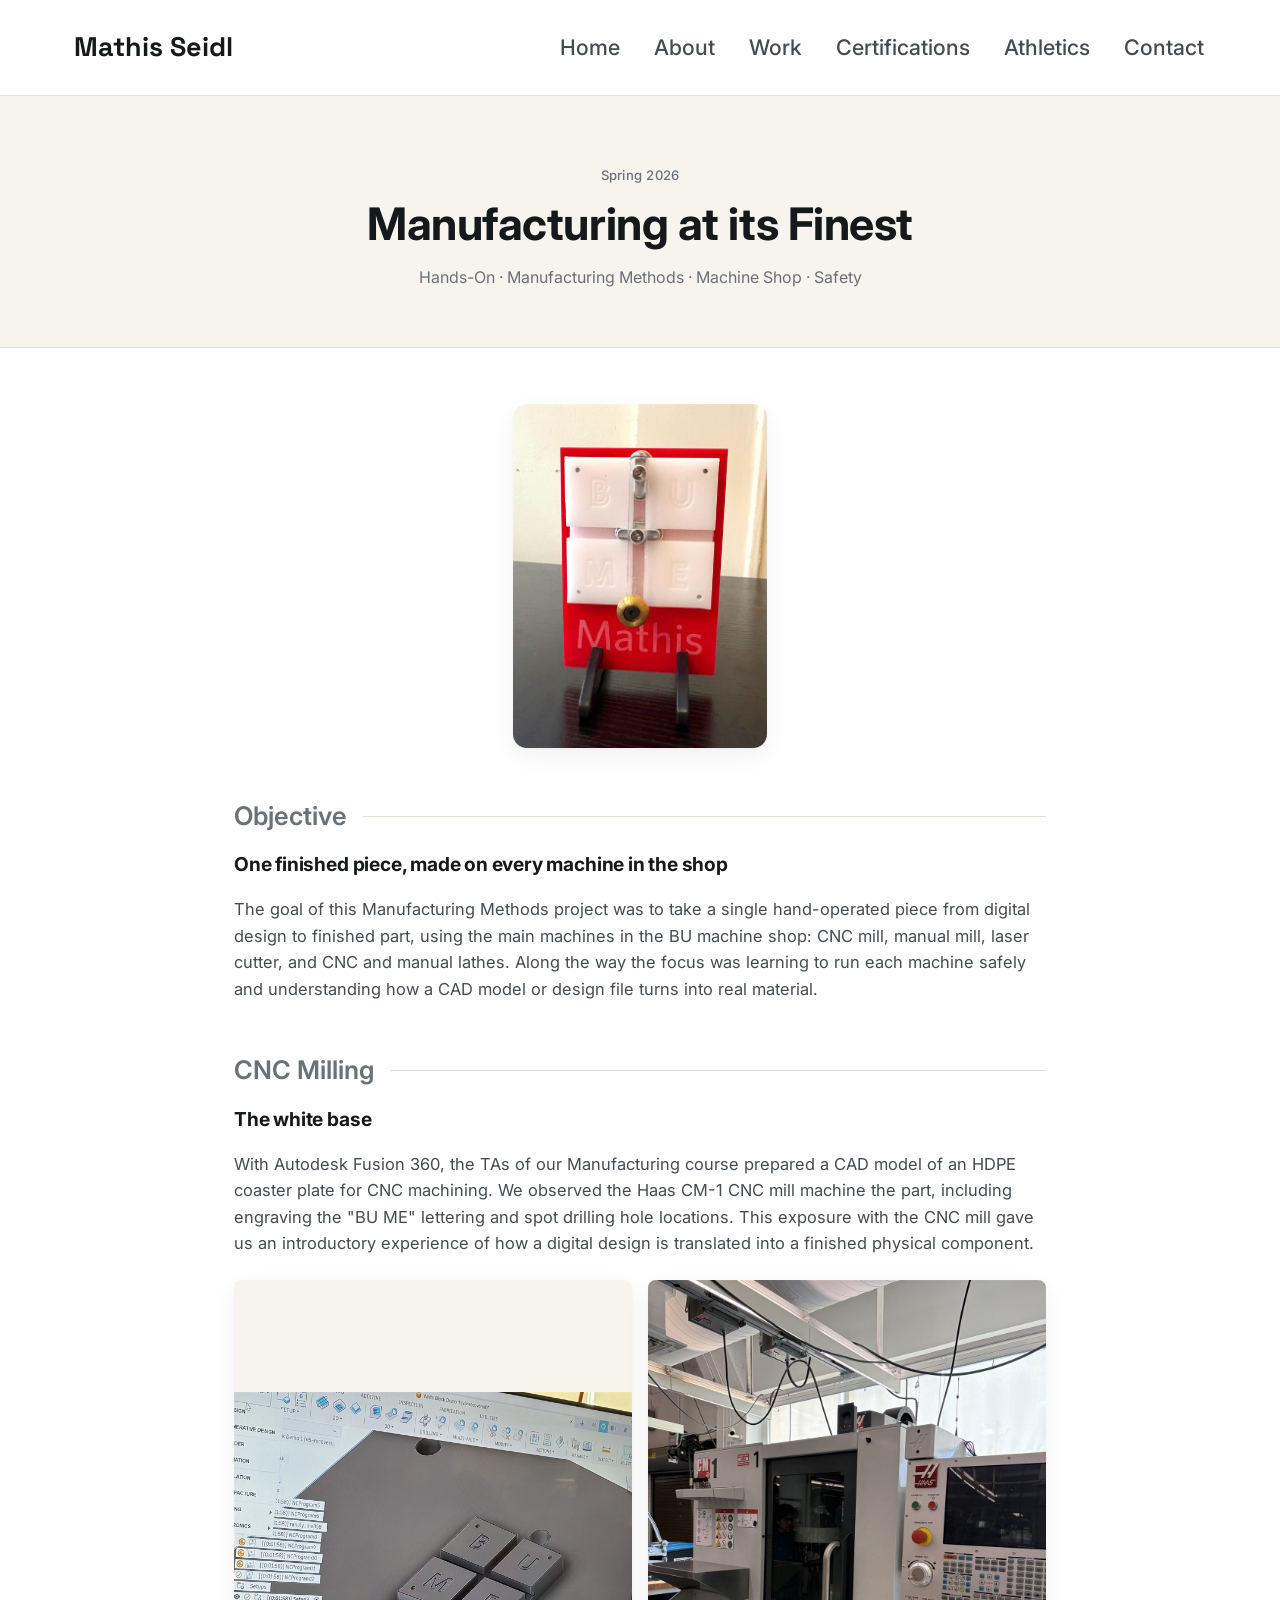
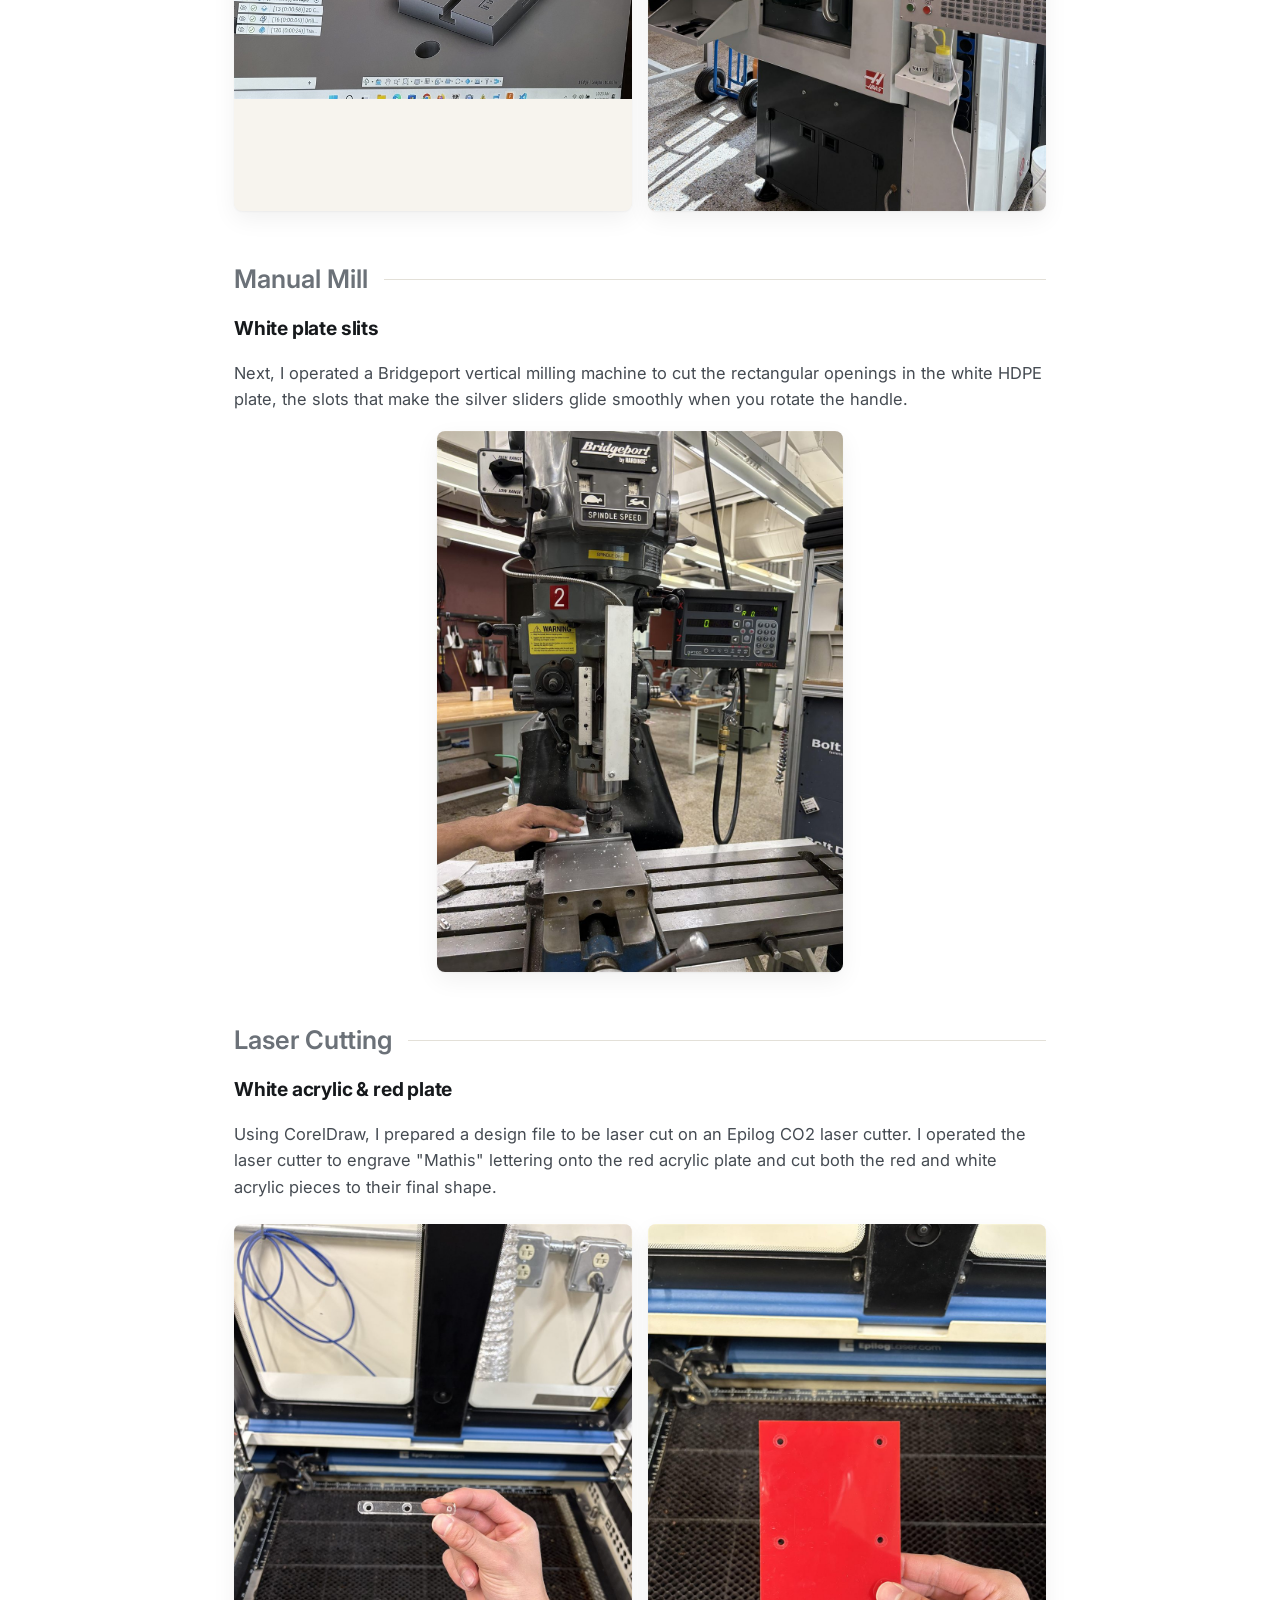
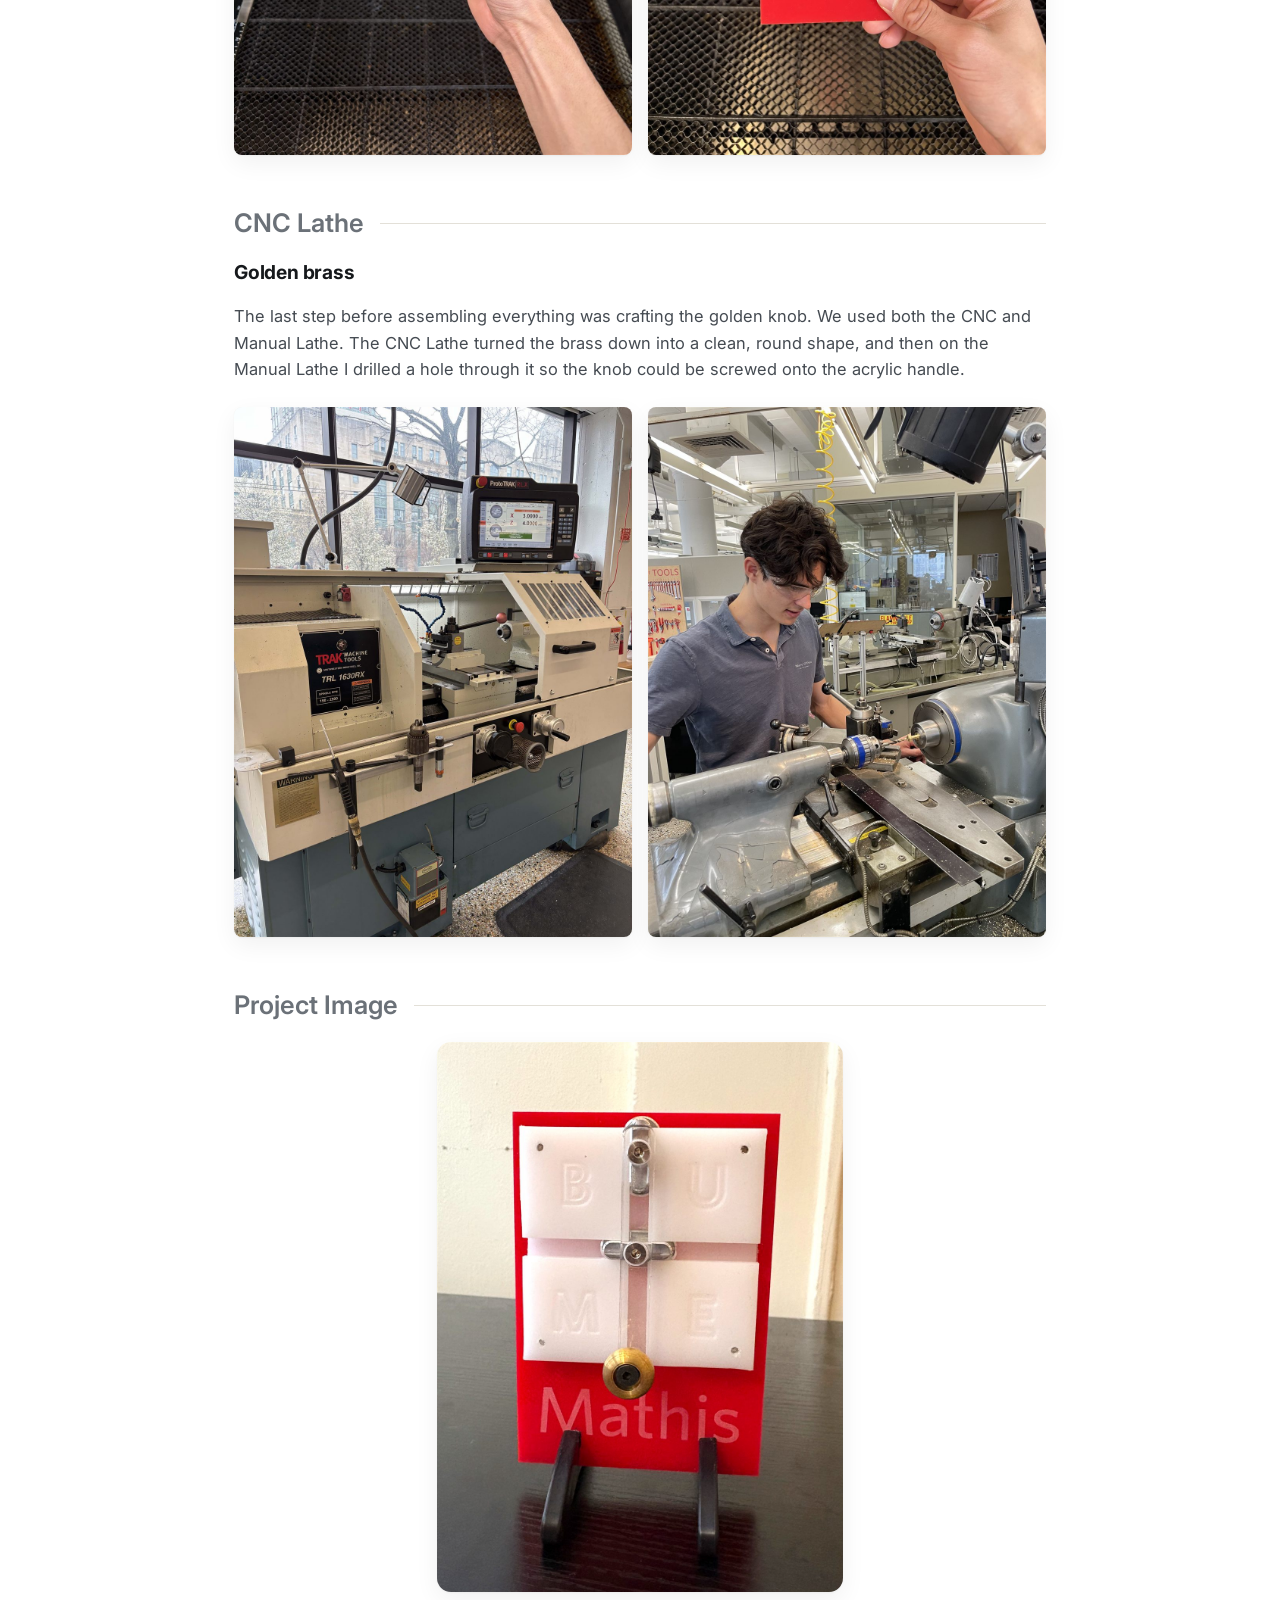
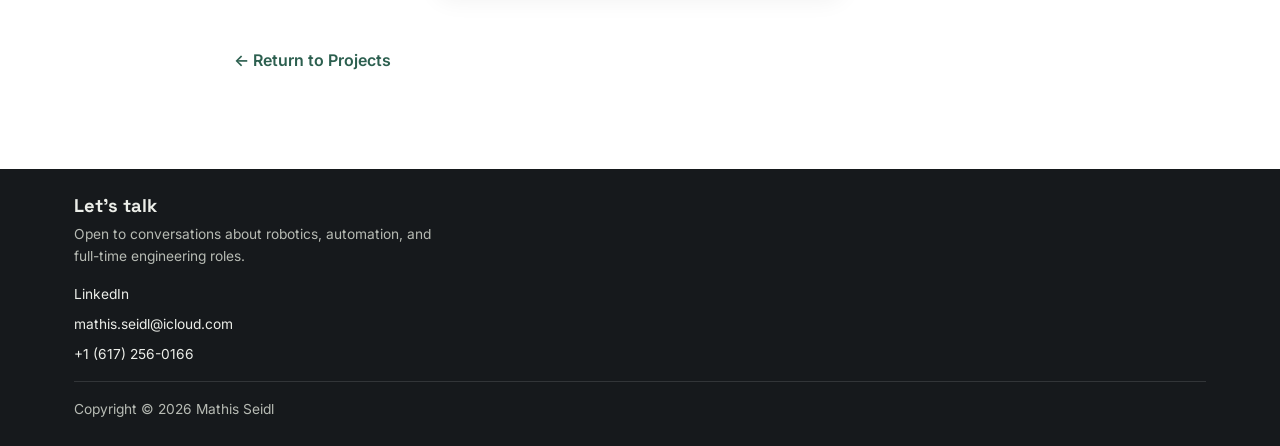
<file: projects/machine-shop.html>
<!DOCTYPE html>
<html lang="en">
<head>
<meta charset="UTF-8" />
<meta name="viewport" content="width=device-width, initial-scale=1" />
<title>Manufacturing at its Finest — Mathis Seidl</title>
<meta name="description" content="A hands-on manufacturing piece built using CNC milling, manual milling, laser cutting, and CNC/manual lathe work." />
<meta property="og:title" content="Manufacturing at its Finest — Mathis Seidl" />
<meta property="og:description" content="A hands-on manufacturing piece built using CNC milling, manual milling, laser cutting, and lathe work." />
<meta property="og:image" content="../assets/img/projects/manufacturing/hero.jpg" />
<meta name="theme-color" content="#2c5f4f" />
<link rel="icon" href="../favicon.svg" type="image/svg+xml" />
<link rel="apple-touch-icon" href="../apple-touch-icon.png" />
<link rel="preconnect" href="https://fonts.googleapis.com" />
<link rel="preconnect" href="https://fonts.gstatic.com" crossorigin />
<link href="https://fonts.googleapis.com/css2?family=Inter:wght@400;500;600;700;800&family=Space+Grotesk:wght@500;600;700&display=swap" rel="stylesheet" />
<link rel="stylesheet" href="../assets/css/style.css?v=50" />
</head>
<body>
<a class="skip-link" href="#main">Skip to main content</a>

<header class="site-header">
  <div class="container">
    <a class="brand" href="../index.html#top">Mathis Seidl</a>
    <button class="nav-toggle" aria-label="Toggle navigation" aria-expanded="false">
      <span></span><span></span><span></span>
    </button>
    <nav class="main-nav" aria-label="Primary">
      <ul>
        <li><a href="../index.html#top">Home</a></li>
        <li><a href="../index.html#about">About</a></li>
        <li><a href="../index.html#projects">Work</a></li>
        <li><a href="../index.html#certifications">Certifications</a></li>
        <li><a href="../index.html#athletics">Athletics</a></li>
        <li><a href="../index.html#contact">Contact</a></li>
      </ul>
    </nav>
  </div>
</header>

<main id="main">
  <div class="project-hero">
    <div class="container">
      <p class="eyebrow">Spring 2026</p>
      <h1>Manufacturing at its Finest</h1>
      <p class="meta">Hands-On &middot; Manufacturing Methods &middot; Machine Shop &middot; Safety</p>
    </div>
  </div>

  <div class="project-body">
    <div class="container">
      <section class="project-section">
        <div class="project-cover project-cover-sm">
          <img src="../assets/img/projects/manufacturing/hero.jpg" alt="Finished manufactured piece" />
        </div>
      </section>

      <section class="project-section">
        <p class="eyebrow">Objective</p>
        <h2>One finished piece, made on every machine in the shop</h2>
        <p>The goal of this Manufacturing Methods project was to take a single hand-operated piece from digital design to finished part, using the main machines in the BU machine shop: CNC mill, manual mill, laser cutter, and CNC and manual lathes. Along the way the focus was learning to run each machine safely and understanding how a CAD model or design file turns into real material.</p>
      </section>

      <section class="project-section">
        <p class="eyebrow">CNC Milling</p>
        <h2>The white base</h2>
        <p>With Autodesk Fusion 360, the TAs of our Manufacturing course prepared a CAD model of an HDPE coaster plate for CNC machining. We observed the Haas CM-1 CNC mill machine the part, including engraving the "BU ME" lettering and spot drilling hole locations. This exposure with the CNC mill gave us an introductory experience of how a digital design is translated into a finished physical component.</p>
        <div class="figure-row">
          <img src="../assets/img/projects/manufacturing/cnc-cad.jpg" alt="CAD model for CNC machining" />
          <img src="../assets/img/projects/manufacturing/haas-cnc.jpg" alt="Haas CM-1 CNC mill machining the part" />
        </div>
      </section>

      <section class="project-section">
        <p class="eyebrow">Manual Mill</p>
        <h2>White plate slits</h2>
        <p>Next, I operated a Bridgeport vertical milling machine to cut the rectangular openings in the white HDPE plate, the slots that make the silver sliders glide smoothly when you rotate the handle.</p>
        <img src="../assets/img/projects/manufacturing/manual-mill.jpg" alt="Operating the Bridgeport vertical milling machine" style="border-radius:8px;box-shadow:var(--shadow);margin-top:16px;" />
      </section>

      <section class="project-section">
        <p class="eyebrow">Laser Cutting</p>
        <h2>White acrylic &amp; red plate</h2>
        <p>Using CorelDraw, I prepared a design file to be laser cut on an Epilog CO2 laser cutter. I operated the laser cutter to engrave "Mathis" lettering onto the red acrylic plate and cut both the red and white acrylic pieces to their final shape.</p>
        <div class="figure-row">
          <img src="../assets/img/projects/manufacturing/piece-overview.jpg" alt="Overview of the manufactured piece" />
          <img src="../assets/img/projects/manufacturing/red-plate.jpg" alt="Laser-engraved red acrylic plate" />
        </div>
      </section>

      <section class="project-section">
        <p class="eyebrow">CNC Lathe</p>
        <h2>Golden brass</h2>
        <p>The last step before assembling everything was crafting the golden knob. We used both the CNC and Manual Lathe. The CNC Lathe turned the brass down into a clean, round shape, and then on the Manual Lathe I drilled a hole through it so the knob could be screwed onto the acrylic handle.</p>
        <div class="figure-row">
          <img src="../assets/img/projects/manufacturing/cnc-lathe.jpg" alt="CNC lathe turning the brass knob" />
          <img src="../assets/img/projects/manufacturing/golden-brass.jpg" alt="Finished golden brass knob" />
        </div>
      </section>

      <section class="project-section">
        <p class="eyebrow">Project Image</p>
        <div class="project-cover">
          <img src="../assets/img/projects/manufacturing/hero.jpg" alt="Finished manufactured piece" />
        </div>
      </section>

      <a class="project-nav-back" href="../index.html#projects">&larr; Return to Projects</a>
    </div>
  </div>
</main>

<footer class="site-footer" id="contact">
  <div class="container">
    <div class="footer-top">
      <div>
        <h2>Let's talk</h2>
        <p>Open to conversations about robotics, automation, and full-time engineering roles.</p>
      </div>
      <div class="contact-links">
        <a href="https://www.linkedin.com/in/mathisseidl/" target="_blank" rel="noopener">
          LinkedIn
        </a>
        <a href="mailto:mathis.seidl@icloud.com">mathis.seidl@icloud.com</a>
        <a href="tel:+16172560166">+1 (617) 256-0166</a>
      </div>
    </div>
    <div class="footer-bottom">Copyright &copy; 2026 Mathis Seidl</div>
  </div>
</footer>

<script src="../assets/js/main.js?v=24"></script>
</body>
</html>
</file>
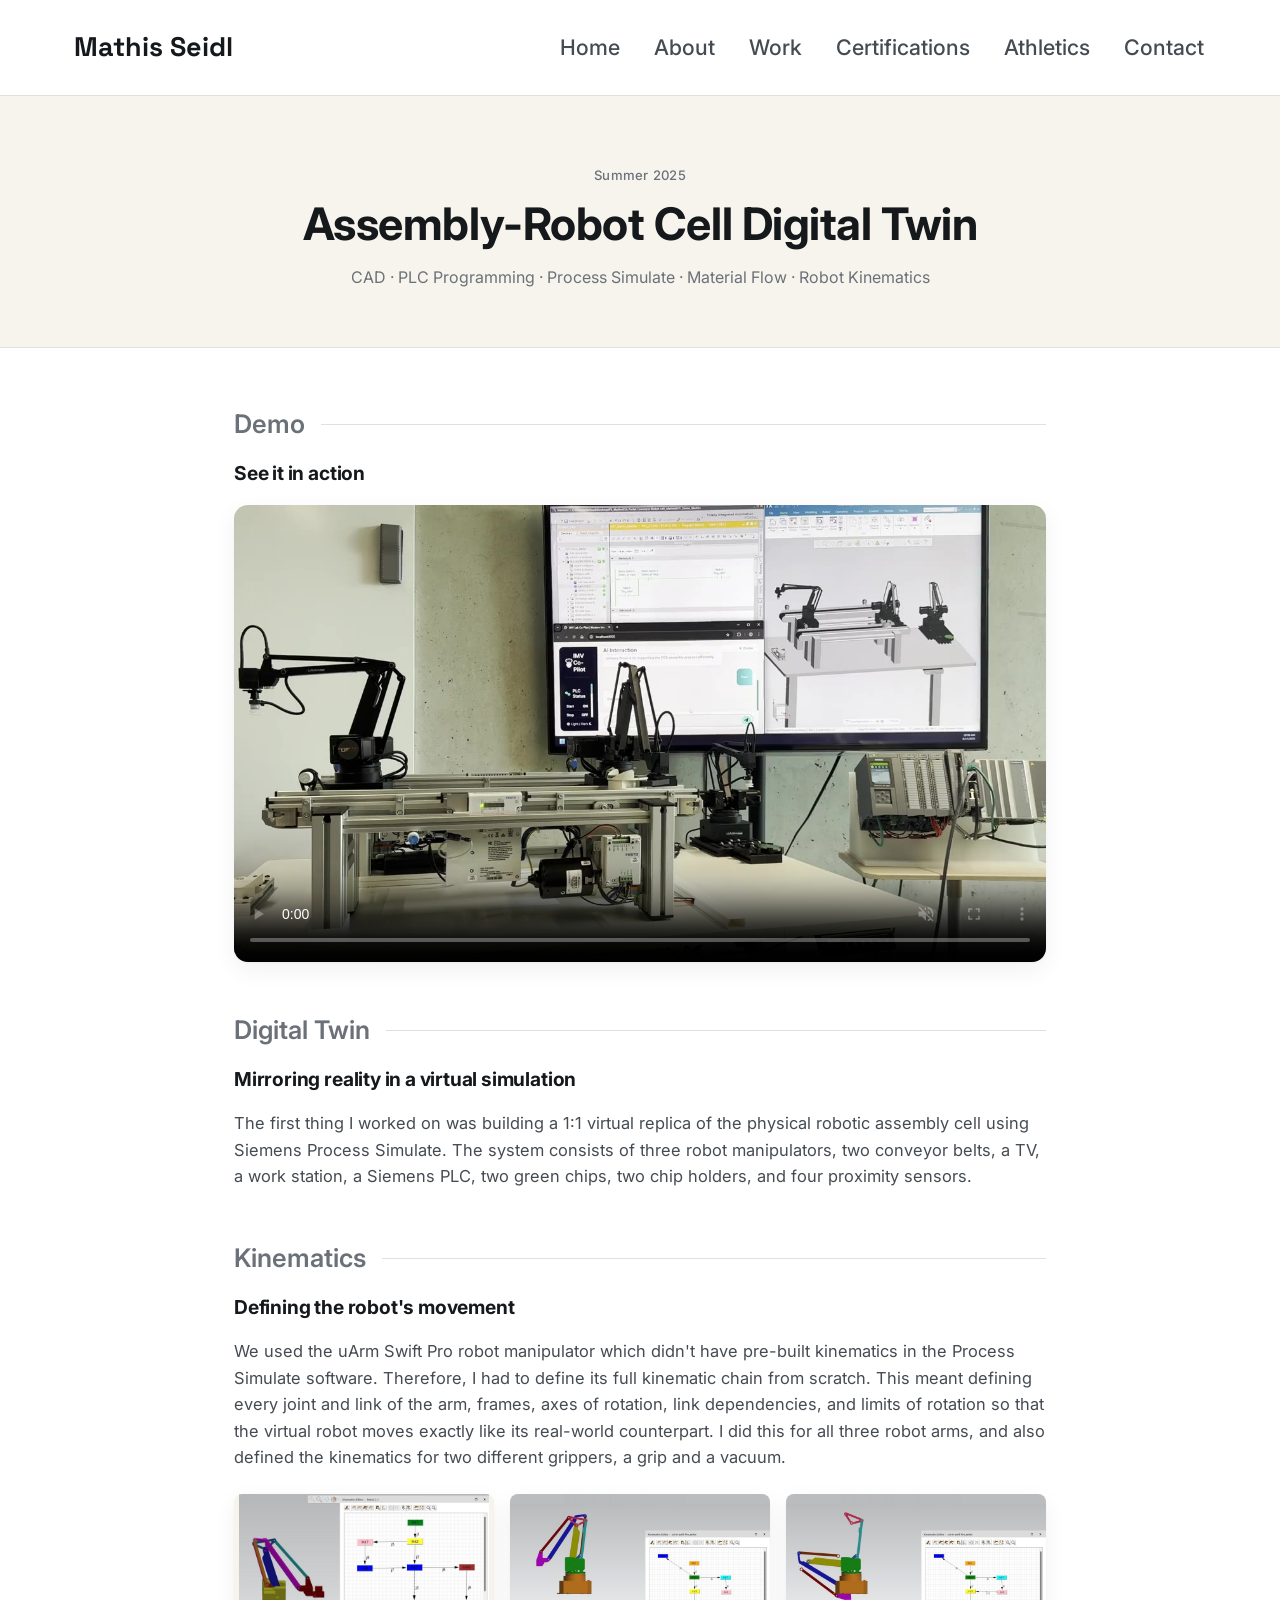
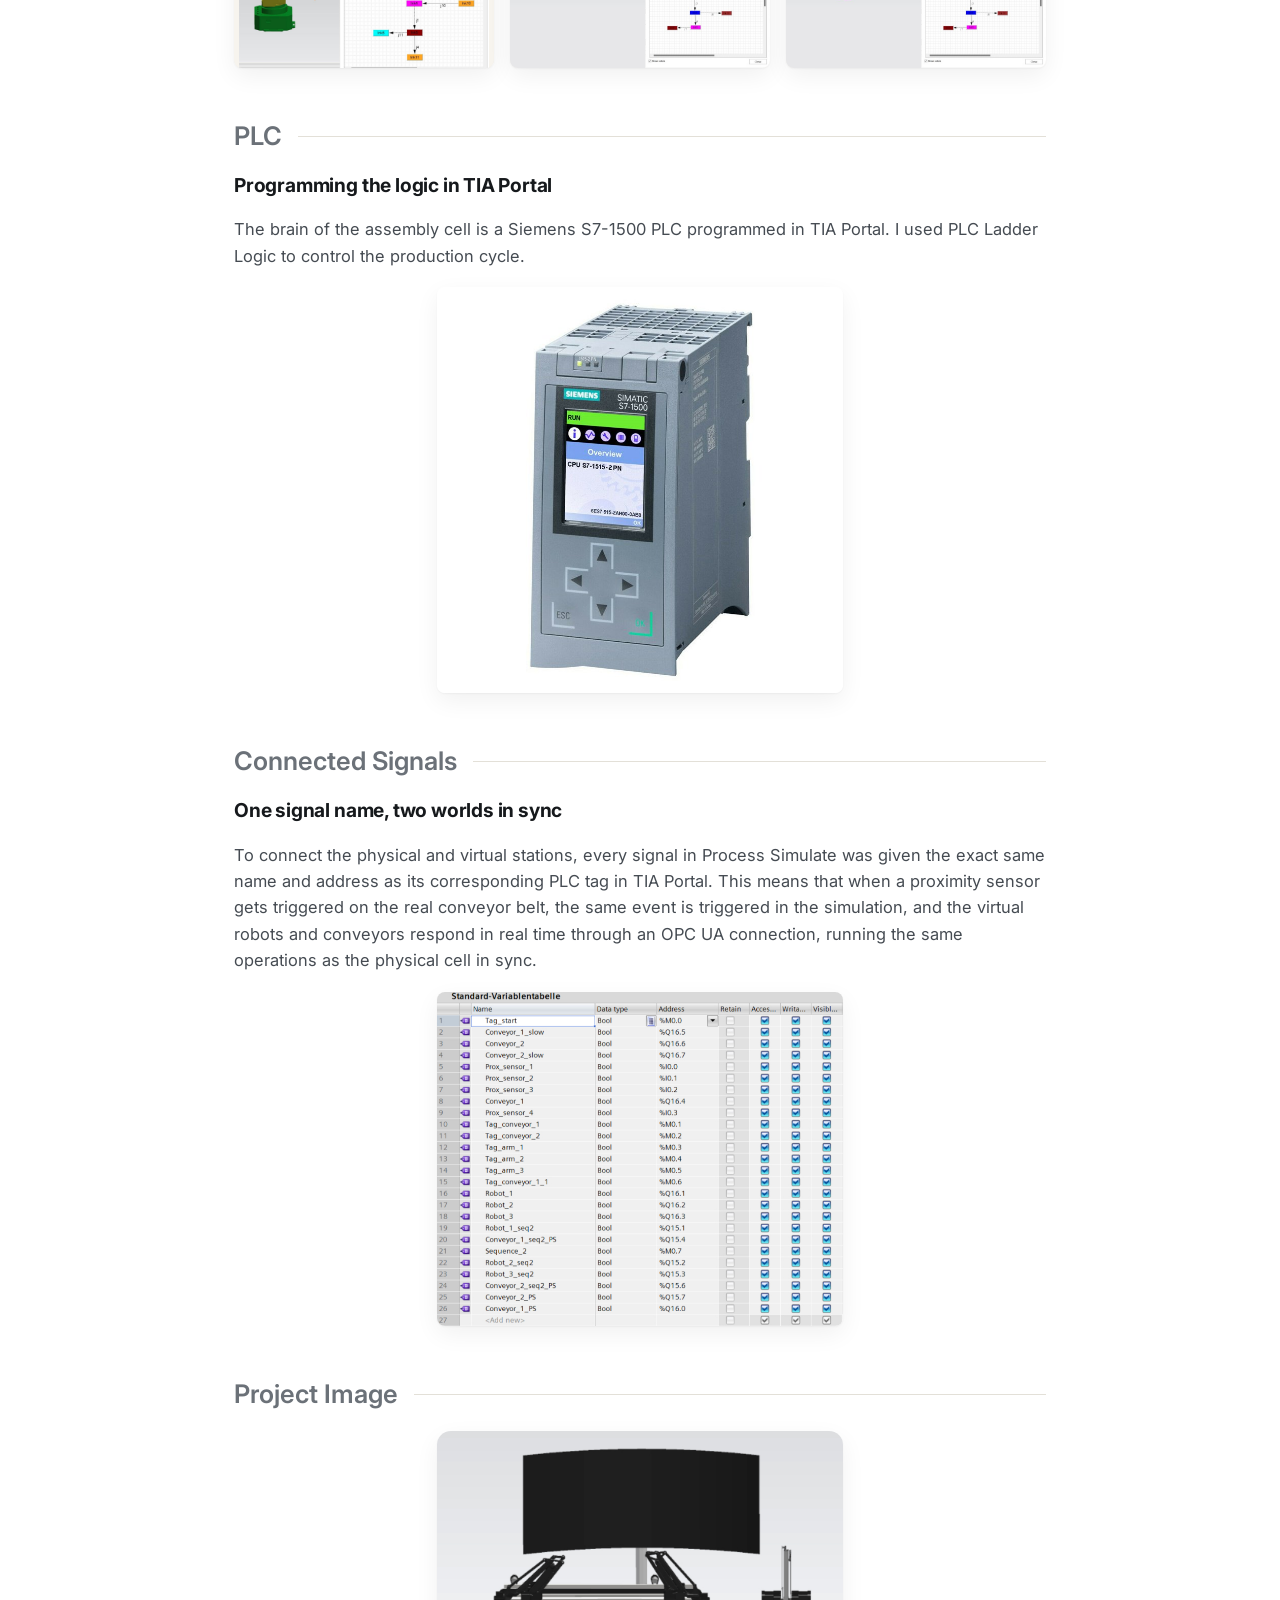
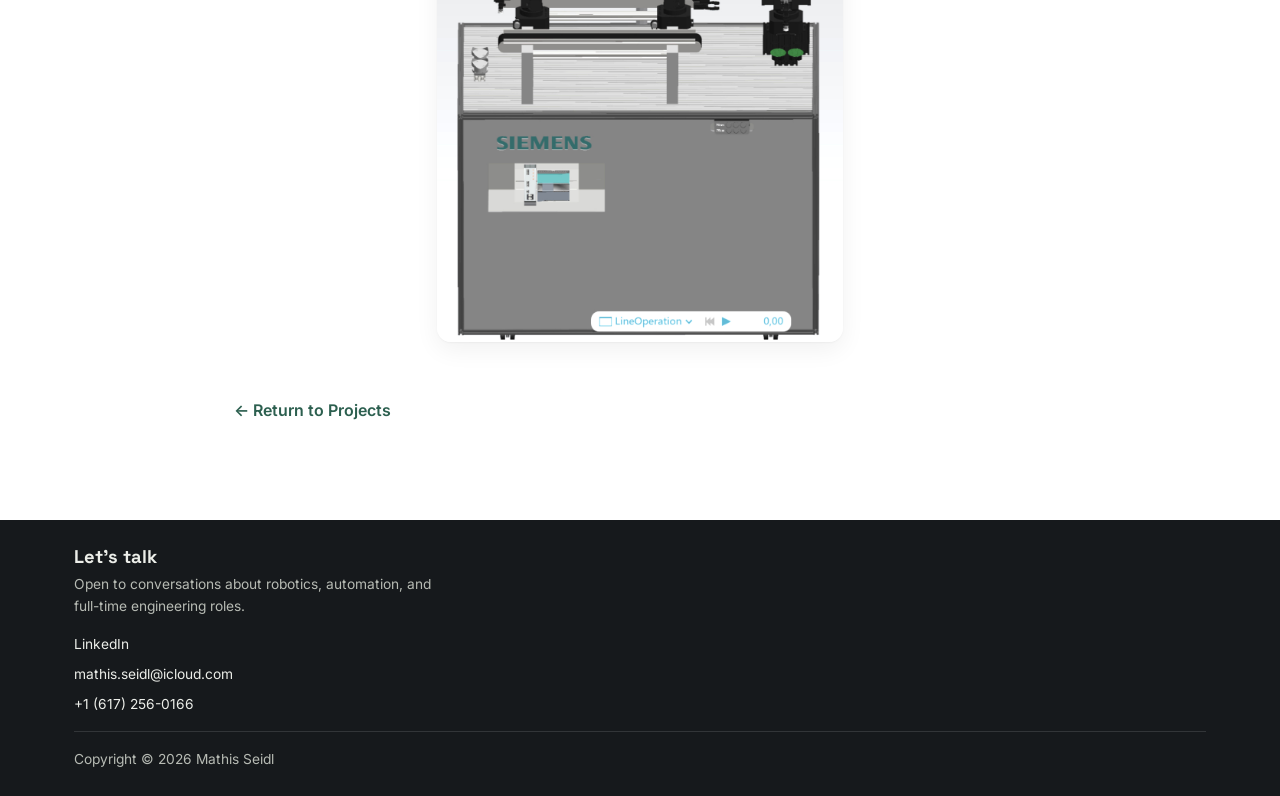
<file: projects/siemens-digital-twin.html>
<!DOCTYPE html>
<html lang="en">
<head>
<meta charset="UTF-8" />
<meta name="viewport" content="width=device-width, initial-scale=1" />
<title>Siemens Digital Twin — Mathis Seidl</title>
<meta name="robots" content="noindex" />
<meta name="description" content="A 1:1 virtual replica of a physical robotic assembly cell using Siemens Process Simulate, synchronized in real time with a Siemens S7-1500 PLC over OPC UA." />
<meta property="og:title" content="Siemens Digital Twin — Mathis Seidl" />
<meta property="og:description" content="A 1:1 virtual replica of a physical robotic assembly cell, synchronized in real time with a PLC." />
<meta property="og:image" content="../assets/img/projects/siemens/hero.jpg" />
<meta name="theme-color" content="#2c5f4f" />
<link rel="icon" href="../favicon.svg" type="image/svg+xml" />
<link rel="apple-touch-icon" href="../apple-touch-icon.png" />
<link rel="preconnect" href="https://fonts.googleapis.com" />
<link rel="preconnect" href="https://fonts.gstatic.com" crossorigin />
<link href="https://fonts.googleapis.com/css2?family=Inter:wght@400;500;600;700;800&family=Space+Grotesk:wght@500;600;700&display=swap" rel="stylesheet" />
<link rel="stylesheet" href="../assets/css/style.css?v=48" />
</head>
<body>
<a class="skip-link" href="#main">Skip to main content</a>

<header class="site-header">
  <div class="container">
    <a class="brand" href="../index.html#top">Mathis Seidl</a>
    <button class="nav-toggle" aria-label="Toggle navigation" aria-expanded="false">
      <span></span><span></span><span></span>
    </button>
    <nav class="main-nav" aria-label="Primary">
      <ul>
        <li><a href="../index.html#top">Home</a></li>
        <li><a href="../index.html#about">About</a></li>
        <li><a href="../index.html#projects">Work</a></li>
        <li><a href="../index.html#certifications">Certifications</a></li>
        <li><a href="../index.html#athletics">Athletics</a></li>
        <li><a href="../index.html#contact">Contact</a></li>
      </ul>
    </nav>
  </div>
</header>

<main id="main">
  <div class="project-hero">
    <div class="container">
      <p class="eyebrow">Summer 2025</p>
      <h1>Assembly-Robot Cell Digital Twin</h1>
      <p class="meta">CAD &middot; PLC Programming &middot; Process Simulate &middot; Material Flow &middot; Robot Kinematics</p>
    </div>
  </div>

  <div class="project-body">
    <div class="container">
      <section class="project-section">
        <p class="eyebrow">Demo</p>
        <h2>See it in action</h2>
        <div class="video-frame-native">
          <video controls autoplay muted playsinline preload="auto" poster="../assets/img/posters/siemens-demo.jpg">
            <source src="../assets/video/siemens-demo.mp4" type="video/mp4" />
          </video>
        </div>
      </section>

      <section class="project-section">
        <p class="eyebrow">Digital Twin</p>
        <h2>Mirroring reality in a virtual simulation</h2>
        <p>The first thing I worked on was building a 1:1 virtual replica of the physical robotic assembly cell using Siemens Process Simulate. The system consists of three robot manipulators, two conveyor belts, a TV, a work station, a Siemens PLC, two green chips, two chip holders, and four proximity sensors.</p>
      </section>

      <section class="project-section">
        <p class="eyebrow">Kinematics</p>
        <h2>Defining the robot's movement</h2>
        <p>We used the uArm Swift Pro robot manipulator which didn't have pre-built kinematics in the Process Simulate software. Therefore, I had to define its full kinematic chain from scratch. This meant defining every joint and link of the arm, frames, axes of rotation, link dependencies, and limits of rotation so that the virtual robot moves exactly like its real-world counterpart. I did this for all three robot arms, and also defined the kinematics for two different grippers, a grip and a vacuum.</p>
        <div class="figure-row figure-row-3">
          <img loading="lazy" decoding="async" src="../assets/img/projects/siemens/kinematics.jpg" alt="Robot kinematics definition in Process Simulate" />
          <img loading="lazy" decoding="async" src="../assets/img/projects/siemens/kinematics-editor.jpg?v=2" alt="uArm Swift Pro link and joint chain in Process Simulate's Kinematics Editor" />
          <img loading="lazy" decoding="async" src="../assets/img/projects/siemens/kinematics-joint-properties.jpg?v=2" alt="uArm Swift Pro links being defined in Process Simulate, with the Kinematics Editor beside it" />
        </div>
      </section>

      <section class="project-section">
        <p class="eyebrow">PLC</p>
        <h2>Programming the logic in TIA Portal</h2>
        <p>The brain of the assembly cell is a Siemens S7-1500 PLC programmed in TIA Portal. I used PLC Ladder Logic to control the production cycle.</p>
        <img loading="lazy" decoding="async" src="../assets/img/projects/siemens/connected-signals.png" alt="Siemens SIMATIC S7-1500 PLC" style="border-radius:8px;box-shadow:var(--shadow);margin-top:16px;" />
      </section>

      <section class="project-section">
        <p class="eyebrow">Connected Signals</p>
        <h2>One signal name, two worlds in sync</h2>
        <p>To connect the physical and virtual stations, every signal in Process Simulate was given the exact same name and address as its corresponding PLC tag in TIA Portal. This means that when a proximity sensor gets triggered on the real conveyor belt, the same event is triggered in the simulation, and the virtual robots and conveyors respond in real time through an OPC UA connection, running the same operations as the physical cell in sync.</p>
        <img loading="lazy" decoding="async" src="../assets/img/projects/siemens/cell-photo.jpeg" alt="PLC signal table shared by TIA Portal and Process Simulate" style="border-radius:8px;box-shadow:var(--shadow);margin-top:16px;" />
      </section>

      <section class="project-section">
        <p class="eyebrow">Project Image</p>
        <div class="project-cover">
          <img loading="lazy" decoding="async" src="../assets/img/projects/siemens/hero.jpg" alt="Digital twin of the robotic assembly cell in Process Simulate" />
        </div>
      </section>

      <a class="project-nav-back" href="../index.html#projects">&larr; Return to Projects</a>
    </div>
  </div>
</main>

<footer class="site-footer" id="contact">
  <div class="container">
    <div class="footer-top">
      <div>
        <h2>Let's talk</h2>
        <p>Open to conversations about robotics, automation, and full-time engineering roles.</p>
      </div>
      <div class="contact-links">
        <a href="https://www.linkedin.com/in/mathisseidl/" target="_blank" rel="noopener">
          LinkedIn
        </a>
        <a href="mailto:mathis.seidl@icloud.com">mathis.seidl@icloud.com</a>
        <a href="tel:+16172560166">+1 (617) 256-0166</a>
      </div>
    </div>
    <div class="footer-bottom">Copyright &copy; 2026 Mathis Seidl</div>
  </div>
</footer>

<script src="../assets/js/main.js?v=24"></script>
</body>
</html>
</file>
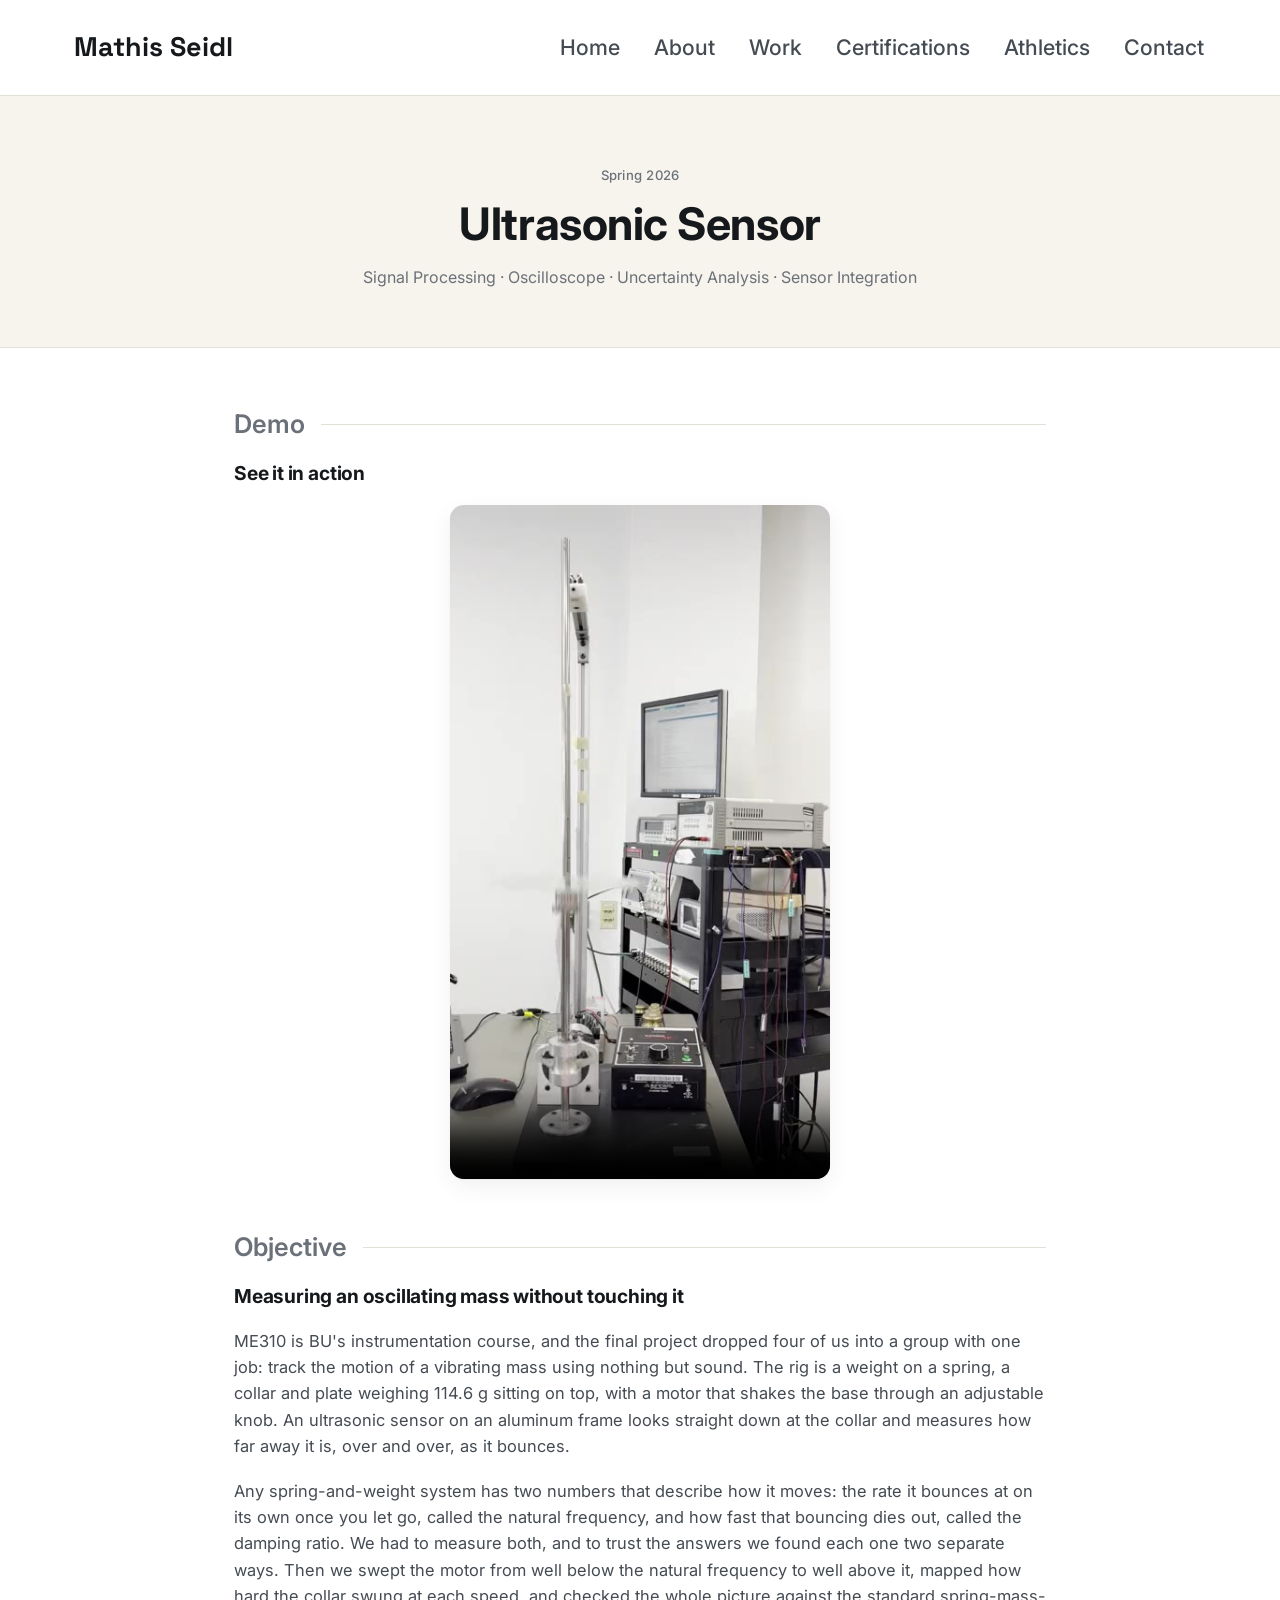
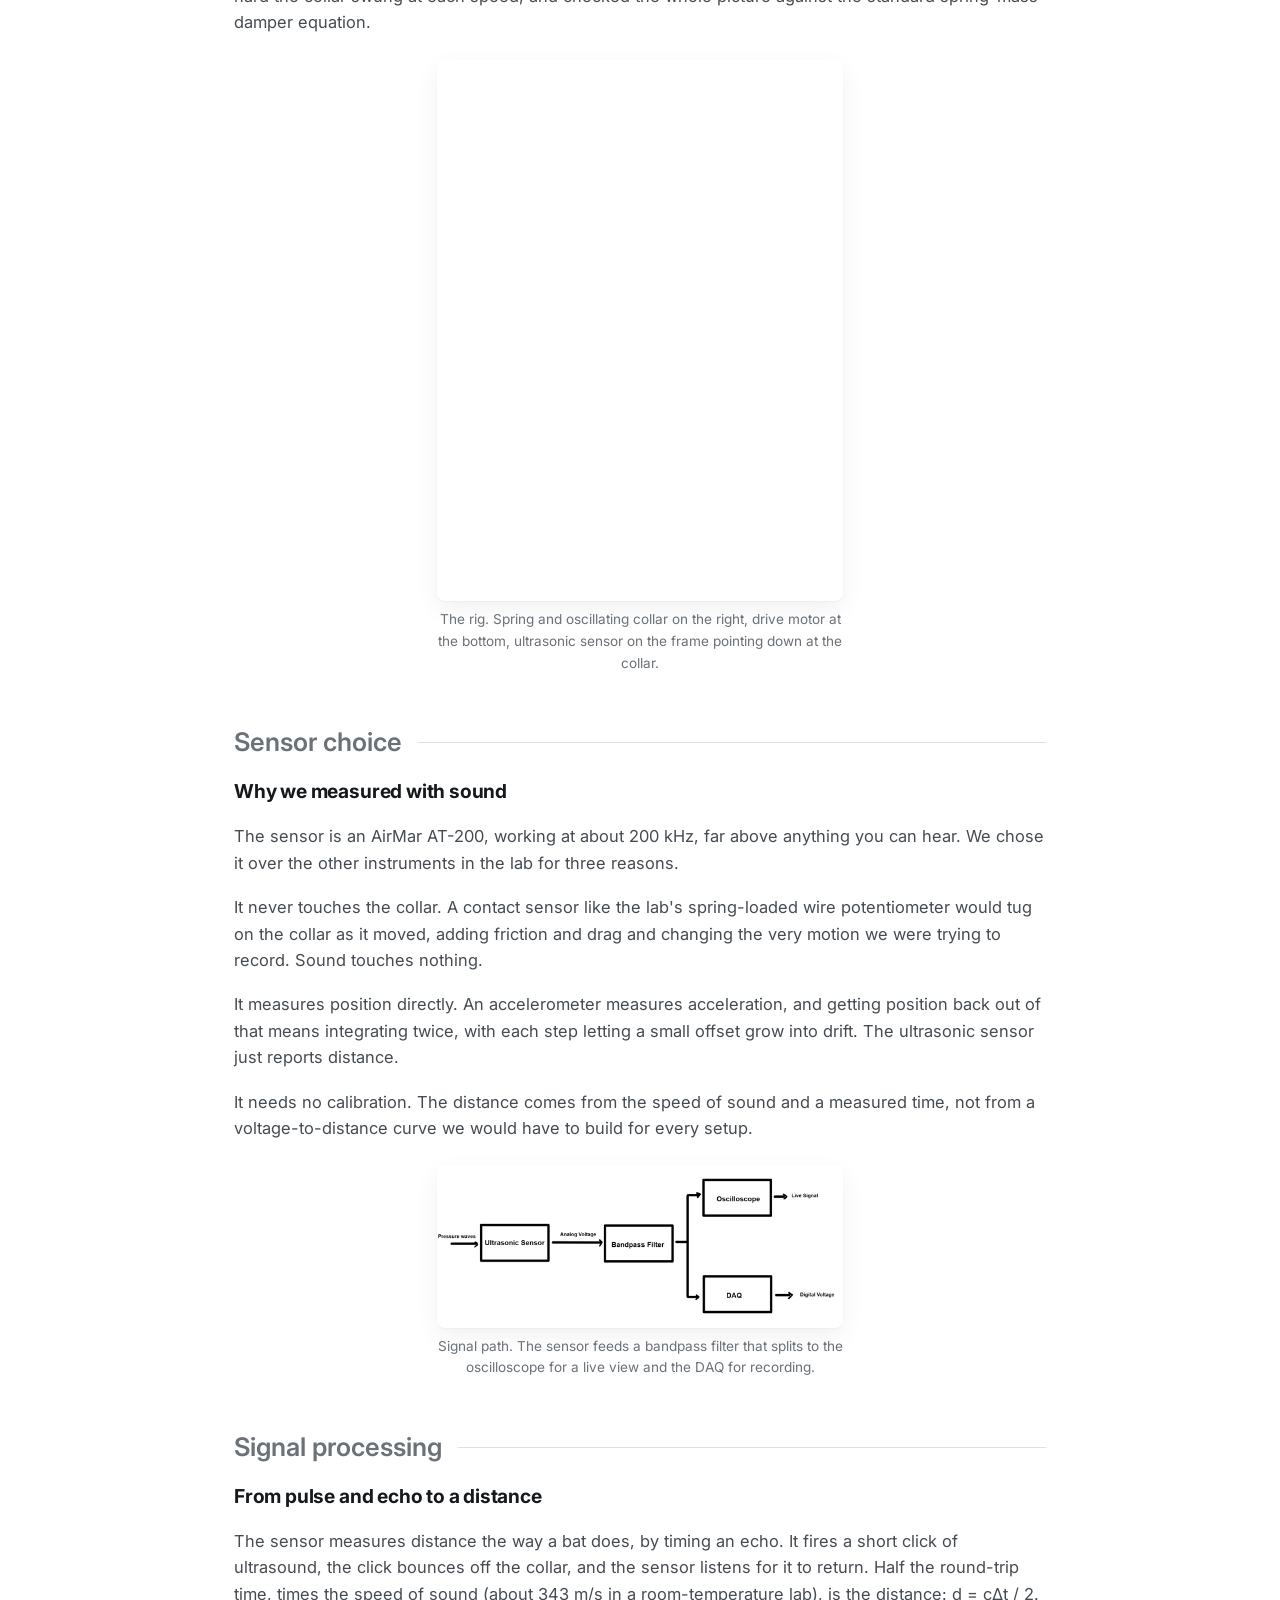
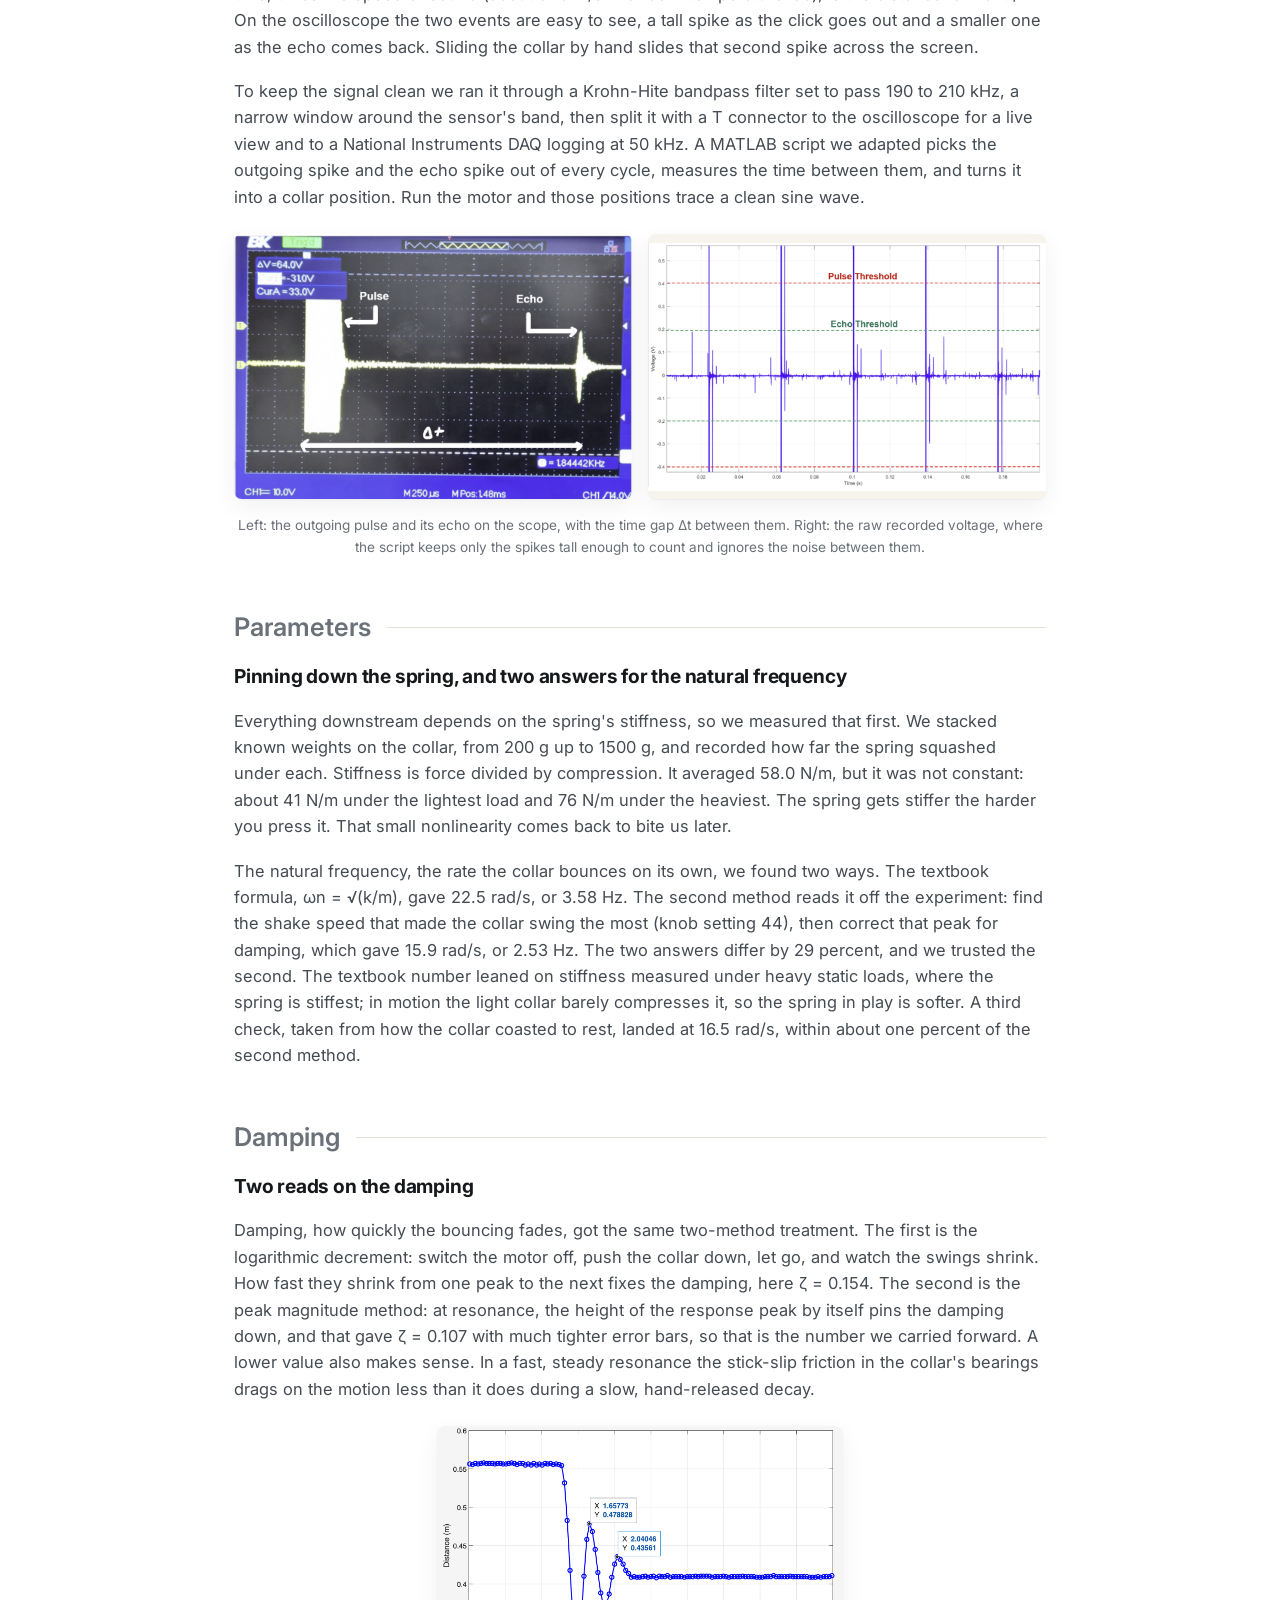
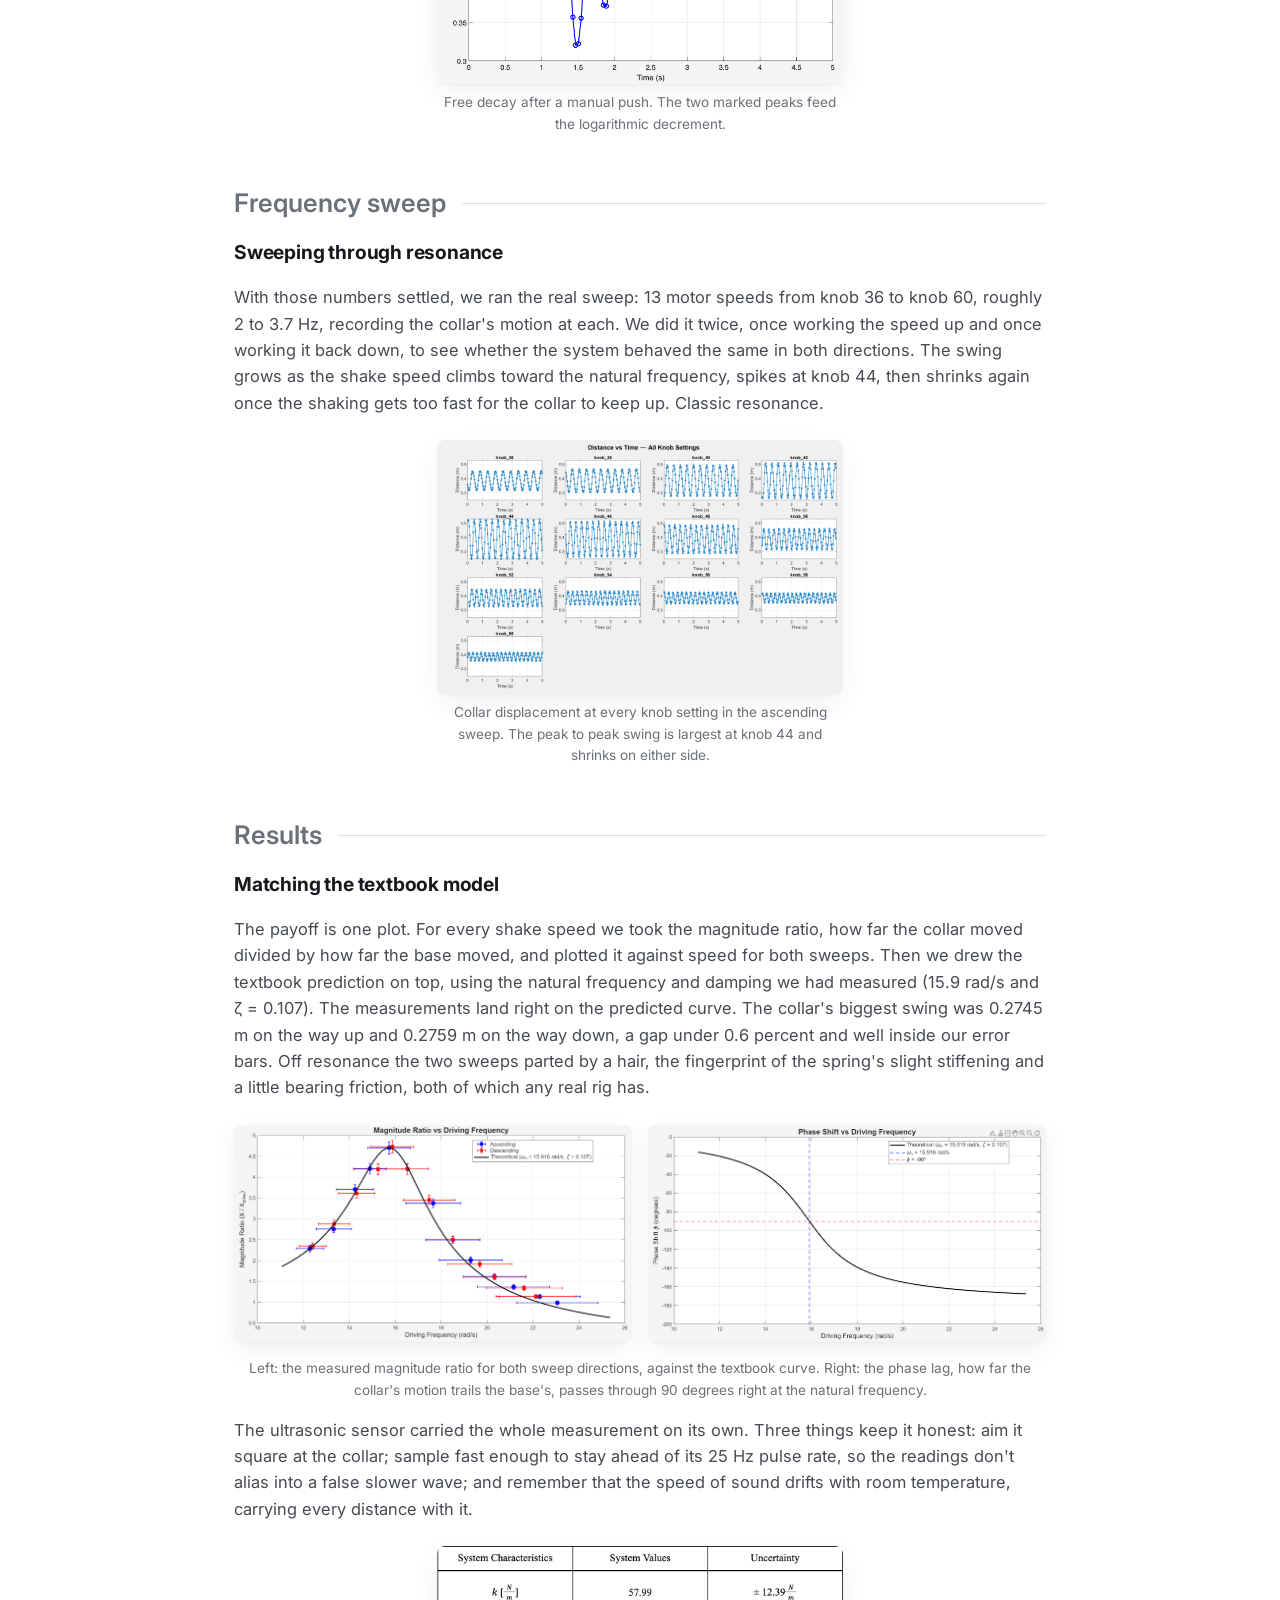
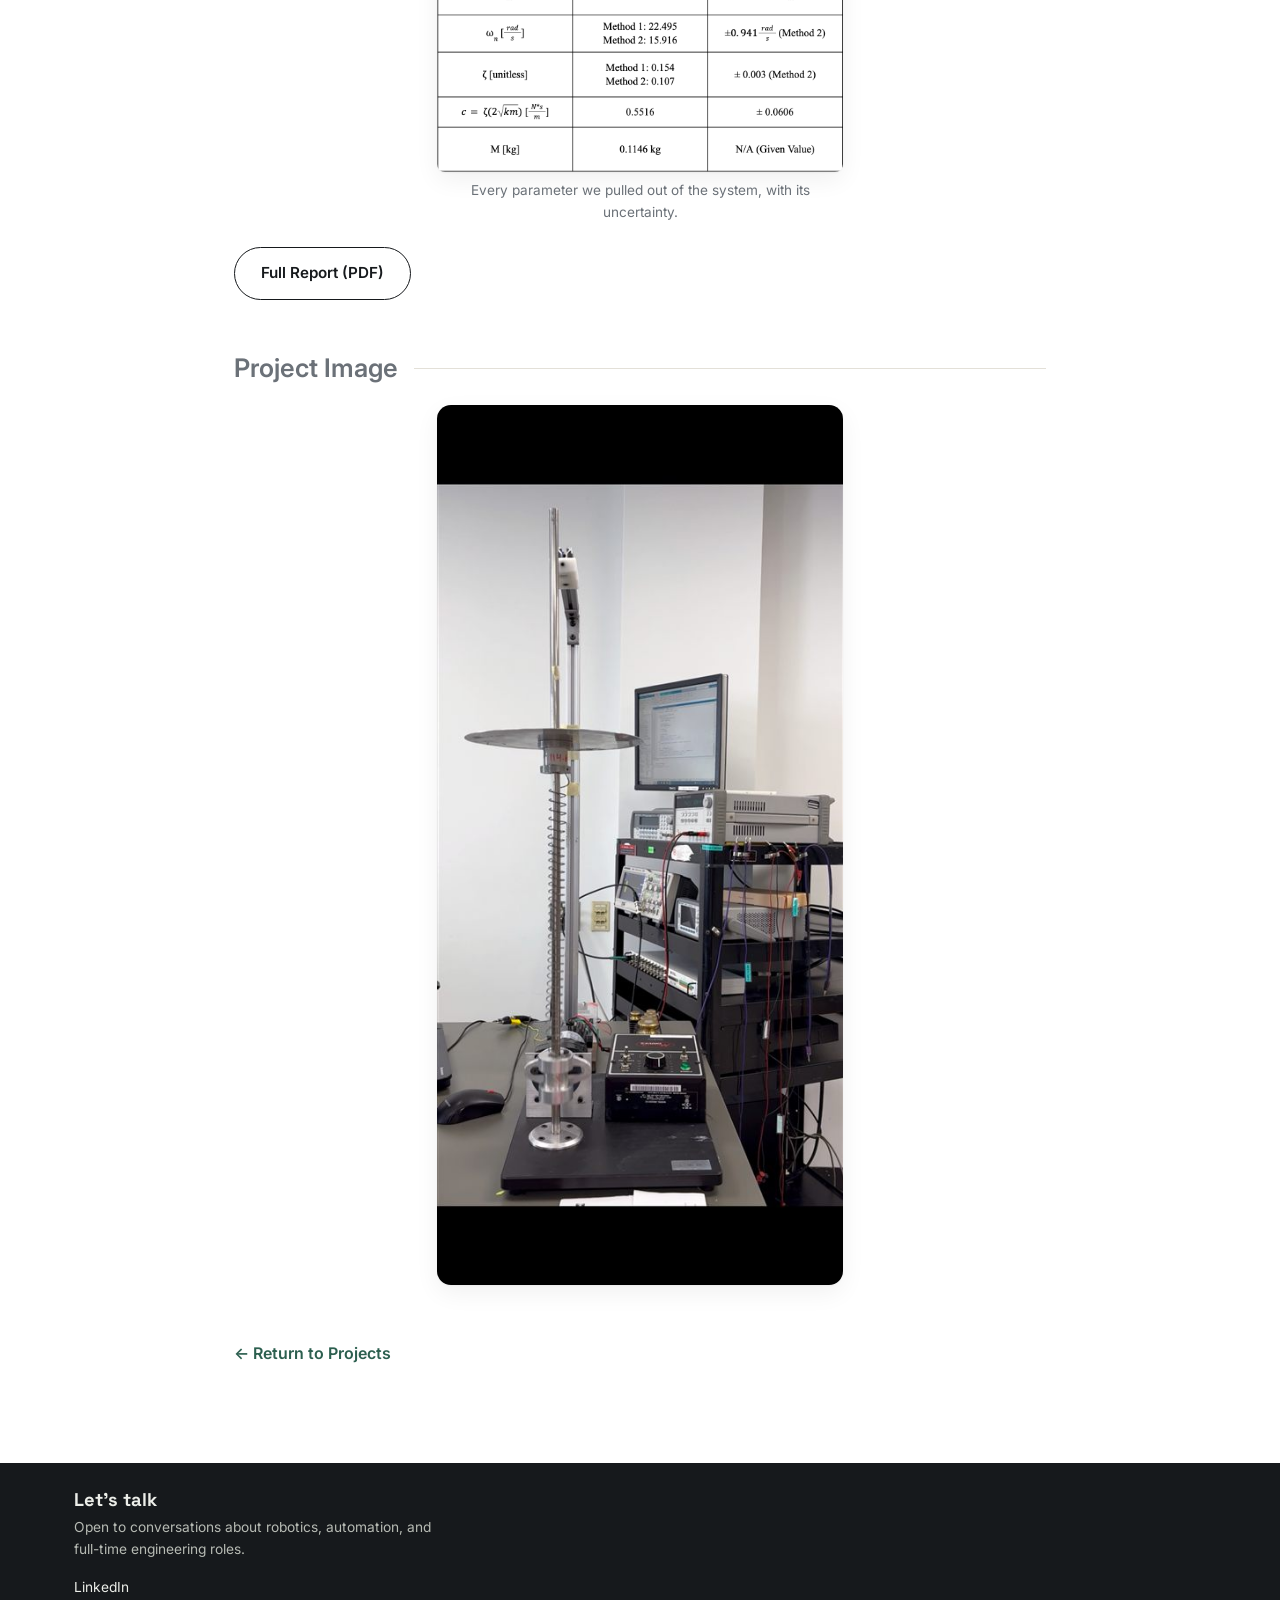
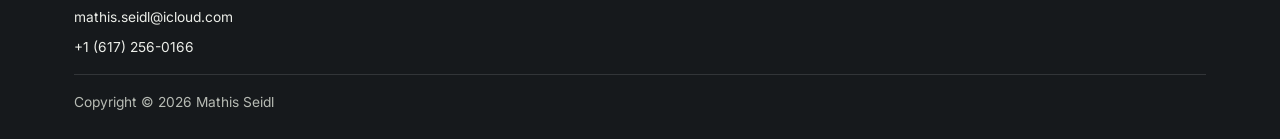
<file: projects/ultrasonic-sensor.html>
<!DOCTYPE html>
<html lang="en">
<head>
<meta charset="UTF-8" />
<meta name="viewport" content="width=device-width, initial-scale=1" />
<title>Ultrasonic Sensor — Mathis Seidl</title>
<meta name="description" content="Tracking an oscillating mass with a 200 kHz ultrasonic sensor to pull the natural frequency, damping ratio, and full frequency response out of a spring-mass-damper system." />
<meta property="og:title" content="Ultrasonic Sensor — Mathis Seidl" />
<meta property="og:description" content="Tracking an oscillating mass with sound to characterize a spring-mass-damper system and match it against second order theory." />
<meta property="og:image" content="../assets/img/projects/ultrasonic-sensor/magnitude-ratio.png" />
<meta name="theme-color" content="#2c5f4f" />
<link rel="icon" href="../favicon.svg" type="image/svg+xml" />
<link rel="apple-touch-icon" href="../apple-touch-icon.png" />
<link rel="preconnect" href="https://fonts.googleapis.com" />
<link rel="preconnect" href="https://fonts.gstatic.com" crossorigin />
<link href="https://fonts.googleapis.com/css2?family=Inter:wght@400;500;600;700;800&family=Space+Grotesk:wght@500;600;700&display=swap" rel="stylesheet" />
<link rel="stylesheet" href="../assets/css/style.css?v=48" />
</head>
<body>
<a class="skip-link" href="#main">Skip to main content</a>

<header class="site-header">
  <div class="container">
    <a class="brand" href="../index.html#top">Mathis Seidl</a>
    <button class="nav-toggle" aria-label="Toggle navigation" aria-expanded="false">
      <span></span><span></span><span></span>
    </button>
    <nav class="main-nav" aria-label="Primary">
      <ul>
        <li><a href="../index.html#top">Home</a></li>
        <li><a href="../index.html#about">About</a></li>
        <li><a href="../index.html#projects">Work</a></li>
        <li><a href="../index.html#certifications">Certifications</a></li>
        <li><a href="../index.html#athletics">Athletics</a></li>
        <li><a href="../index.html#contact">Contact</a></li>
      </ul>
    </nav>
  </div>
</header>

<main id="main">
  <div class="project-hero">
    <div class="container">
      <p class="eyebrow">Spring 2026</p>
      <h1>Ultrasonic Sensor</h1>
      <p class="meta">Signal Processing &middot; Oscilloscope &middot; Uncertainty Analysis &middot; Sensor Integration</p>
    </div>
  </div>

  <div class="project-body">
    <div class="container">
      <section class="project-section">
        <p class="eyebrow">Demo</p>
        <h2>See it in action</h2>
        <div class="video-frame-native portrait">
          <video controls autoplay muted playsinline preload="auto" poster="../assets/img/posters/ultrasonic-sensor-demo.jpg">
            <source src="../assets/video/ultrasonic-sensor-demo.mp4" type="video/mp4" />
          </video>
        </div>
      </section>

      <section class="project-section">
        <p class="eyebrow">Objective</p>
        <h2>Measuring an oscillating mass without touching it</h2>
        <p>ME310 is BU's instrumentation course, and the final project dropped four of us into a group with one job: track the motion of a vibrating mass using nothing but sound. The rig is a weight on a spring, a collar and plate weighing 114.6 g sitting on top, with a motor that shakes the base through an adjustable knob. An ultrasonic sensor on an aluminum frame looks straight down at the collar and measures how far away it is, over and over, as it bounces.</p>
        <p>Any spring-and-weight system has two numbers that describe how it moves: the rate it bounces at on its own once you let go, called the natural frequency, and how fast that bouncing dies out, called the damping ratio. We had to measure both, and to trust the answers we found each one two separate ways. Then we swept the motor from well below the natural frequency to well above it, mapped how hard the collar swung at each speed, and checked the whole picture against the standard spring-mass-damper equation.</p>
        <figure class="project-figure">
          <img loading="lazy" decoding="async" src="../assets/img/projects/ultrasonic-sensor/apparatus.jpg" alt="The test rig with spring, oscillating collar, drive motor, and the ultrasonic sensor mounted overhead" />
          <figcaption>The rig. Spring and oscillating collar on the right, drive motor at the bottom, ultrasonic sensor on the frame pointing down at the collar.</figcaption>
        </figure>
      </section>

      <section class="project-section">
        <p class="eyebrow">Sensor choice</p>
        <h2>Why we measured with sound</h2>
        <p>The sensor is an AirMar AT-200, working at about 200 kHz, far above anything you can hear. We chose it over the other instruments in the lab for three reasons.</p>
        <p>It never touches the collar. A contact sensor like the lab's spring-loaded wire potentiometer would tug on the collar as it moved, adding friction and drag and changing the very motion we were trying to record. Sound touches nothing.</p>
        <p>It measures position directly. An accelerometer measures acceleration, and getting position back out of that means integrating twice, with each step letting a small offset grow into drift. The ultrasonic sensor just reports distance.</p>
        <p>It needs no calibration. The distance comes from the speed of sound and a measured time, not from a voltage-to-distance curve we would have to build for every setup.</p>
        <figure class="project-figure">
          <img loading="lazy" decoding="async" src="../assets/img/projects/ultrasonic-sensor/signal-chain.png" alt="Block diagram: ultrasonic sensor to bandpass filter, splitting to oscilloscope and DAQ" />
          <figcaption>Signal path. The sensor feeds a bandpass filter that splits to the oscilloscope for a live view and the DAQ for recording.</figcaption>
        </figure>
      </section>

      <section class="project-section">
        <p class="eyebrow">Signal processing</p>
        <h2>From pulse and echo to a distance</h2>
        <p>The sensor measures distance the way a bat does, by timing an echo. It fires a short click of ultrasound, the click bounces off the collar, and the sensor listens for it to return. Half the round-trip time, times the speed of sound (about 343 m/s in a room-temperature lab), is the distance: d = c&Delta;t / 2. On the oscilloscope the two events are easy to see, a tall spike as the click goes out and a smaller one as the echo comes back. Sliding the collar by hand slides that second spike across the screen.</p>
        <p>To keep the signal clean we ran it through a Krohn-Hite bandpass filter set to pass 190 to 210 kHz, a narrow window around the sensor's band, then split it with a T connector to the oscilloscope for a live view and to a National Instruments DAQ logging at 50 kHz. A MATLAB script we adapted picks the outgoing spike and the echo spike out of every cycle, measures the time between them, and turns it into a collar position. Run the motor and those positions trace a clean sine wave.</p>
        <div class="figure-row">
          <img loading="lazy" decoding="async" src="../assets/img/projects/ultrasonic-sensor/pulse-echo.png" alt="Oscilloscope trace showing the transmit pulse and the delayed echo" />
          <img loading="lazy" decoding="async" src="../assets/img/projects/ultrasonic-sensor/raw-voltage.png" alt="Raw DAQ voltage over time with pulse and echo detection thresholds marked" />
        </div>
        <p class="project-figure-caption" style="text-align:center;color:var(--muted);font-size:0.85rem;margin-top:-8px;">Left: the outgoing pulse and its echo on the scope, with the time gap &Delta;t between them. Right: the raw recorded voltage, where the script keeps only the spikes tall enough to count and ignores the noise between them.</p>
      </section>

      <section class="project-section">
        <p class="eyebrow">Parameters</p>
        <h2>Pinning down the spring, and two answers for the natural frequency</h2>
        <p>Everything downstream depends on the spring's stiffness, so we measured that first. We stacked known weights on the collar, from 200 g up to 1500 g, and recorded how far the spring squashed under each. Stiffness is force divided by compression. It averaged 58.0 N/m, but it was not constant: about 41 N/m under the lightest load and 76 N/m under the heaviest. The spring gets stiffer the harder you press it. That small nonlinearity comes back to bite us later.</p>
        <p>The natural frequency, the rate the collar bounces on its own, we found two ways. The textbook formula, &omega;n = &radic;(k/m), gave 22.5 rad/s, or 3.58 Hz. The second method reads it off the experiment: find the shake speed that made the collar swing the most (knob setting 44), then correct that peak for damping, which gave 15.9 rad/s, or 2.53 Hz. The two answers differ by 29 percent, and we trusted the second. The textbook number leaned on stiffness measured under heavy static loads, where the spring is stiffest; in motion the light collar barely compresses it, so the spring in play is softer. A third check, taken from how the collar coasted to rest, landed at 16.5 rad/s, within about one percent of the second method.</p>
      </section>

      <section class="project-section">
        <p class="eyebrow">Damping</p>
        <h2>Two reads on the damping</h2>
        <p>Damping, how quickly the bouncing fades, got the same two-method treatment. The first is the logarithmic decrement: switch the motor off, push the collar down, let go, and watch the swings shrink. How fast they shrink from one peak to the next fixes the damping, here &zeta; = 0.154. The second is the peak magnitude method: at resonance, the height of the response peak by itself pins the damping down, and that gave &zeta; = 0.107 with much tighter error bars, so that is the number we carried forward. A lower value also makes sense. In a fast, steady resonance the stick-slip friction in the collar's bearings drags on the motion less than it does during a slow, hand-released decay.</p>
        <figure class="project-figure">
          <img loading="lazy" decoding="async" src="../assets/img/projects/ultrasonic-sensor/step-response.png" alt="Decaying oscillation after a manual step, with two peaks marked for the logarithmic decrement" />
          <figcaption>Free decay after a manual push. The two marked peaks feed the logarithmic decrement.</figcaption>
        </figure>
      </section>

      <section class="project-section">
        <p class="eyebrow">Frequency sweep</p>
        <h2>Sweeping through resonance</h2>
        <p>With those numbers settled, we ran the real sweep: 13 motor speeds from knob 36 to knob 60, roughly 2 to 3.7 Hz, recording the collar's motion at each. We did it twice, once working the speed up and once working it back down, to see whether the system behaved the same in both directions. The swing grows as the shake speed climbs toward the natural frequency, spikes at knob 44, then shrinks again once the shaking gets too fast for the collar to keep up. Classic resonance.</p>
        <figure class="project-figure">
          <img loading="lazy" decoding="async" src="../assets/img/projects/ultrasonic-sensor/frequency-sweep.png" alt="Grid of collar displacement versus time for every knob setting in the ascending sweep" />
          <figcaption>Collar displacement at every knob setting in the ascending sweep. The peak to peak swing is largest at knob 44 and shrinks on either side.</figcaption>
        </figure>
      </section>

      <section class="project-section">
        <p class="eyebrow">Results</p>
        <h2>Matching the textbook model</h2>
        <p>The payoff is one plot. For every shake speed we took the magnitude ratio, how far the collar moved divided by how far the base moved, and plotted it against speed for both sweeps. Then we drew the textbook prediction on top, using the natural frequency and damping we had measured (15.9 rad/s and &zeta; = 0.107). The measurements land right on the predicted curve. The collar's biggest swing was 0.2745 m on the way up and 0.2759 m on the way down, a gap under 0.6 percent and well inside our error bars. Off resonance the two sweeps parted by a hair, the fingerprint of the spring's slight stiffening and a little bearing friction, both of which any real rig has.</p>
        <div class="figure-row">
          <img loading="lazy" decoding="async" src="../assets/img/projects/ultrasonic-sensor/magnitude-ratio.png" alt="Measured magnitude ratio for both sweep directions plotted against the theoretical second order curve" />
          <img loading="lazy" decoding="async" src="../assets/img/projects/ultrasonic-sensor/phase-lag.png" alt="Theoretical phase lag versus driving frequency, crossing 90 degrees at the natural frequency" />
        </div>
        <p class="project-figure-caption" style="text-align:center;color:var(--muted);font-size:0.85rem;margin-top:-8px;">Left: the measured magnitude ratio for both sweep directions, against the textbook curve. Right: the phase lag, how far the collar's motion trails the base's, passes through 90 degrees right at the natural frequency.</p>
        <p>The ultrasonic sensor carried the whole measurement on its own. Three things keep it honest: aim it square at the collar; sample fast enough to stay ahead of its 25 Hz pulse rate, so the readings don't alias into a false slower wave; and remember that the speed of sound drifts with room temperature, carrying every distance with it.</p>
        <figure class="project-figure">
          <img loading="lazy" decoding="async" src="../assets/img/projects/ultrasonic-sensor/results-table.png" alt="Summary table of every system parameter with its uncertainty" />
          <figcaption>Every parameter we pulled out of the system, with its uncertainty.</figcaption>
        </figure>
        <div class="resource-links">
          <a class="btn btn-outline" href="../assets/files/Ultrasonic-Sensor-Report.pdf" target="_blank" rel="noopener">Full Report (PDF)</a>
        </div>
      </section>

      <section class="project-section">
        <p class="eyebrow">Project Image</p>
        <div class="project-cover">
          <img loading="lazy" decoding="async" src="../assets/img/thumb-ultrasonic.jpg" alt="Ultrasonic sensor experiment setup" />
        </div>
      </section>

      <a class="project-nav-back" href="../index.html#projects">&larr; Return to Projects</a>
    </div>
  </div>
</main>

<footer class="site-footer" id="contact">
  <div class="container">
    <div class="footer-top">
      <div>
        <h2>Let's talk</h2>
        <p>Open to conversations about robotics, automation, and full-time engineering roles.</p>
      </div>
      <div class="contact-links">
        <a href="https://www.linkedin.com/in/mathisseidl/" target="_blank" rel="noopener">
          LinkedIn
        </a>
        <a href="mailto:mathis.seidl@icloud.com">mathis.seidl@icloud.com</a>
        <a href="tel:+16172560166">+1 (617) 256-0166</a>
      </div>
    </div>
    <div class="footer-bottom">Copyright &copy; 2026 Mathis Seidl</div>
  </div>
</footer>

<script src="../assets/js/main.js?v=24"></script>
</body>
</html>
</file>
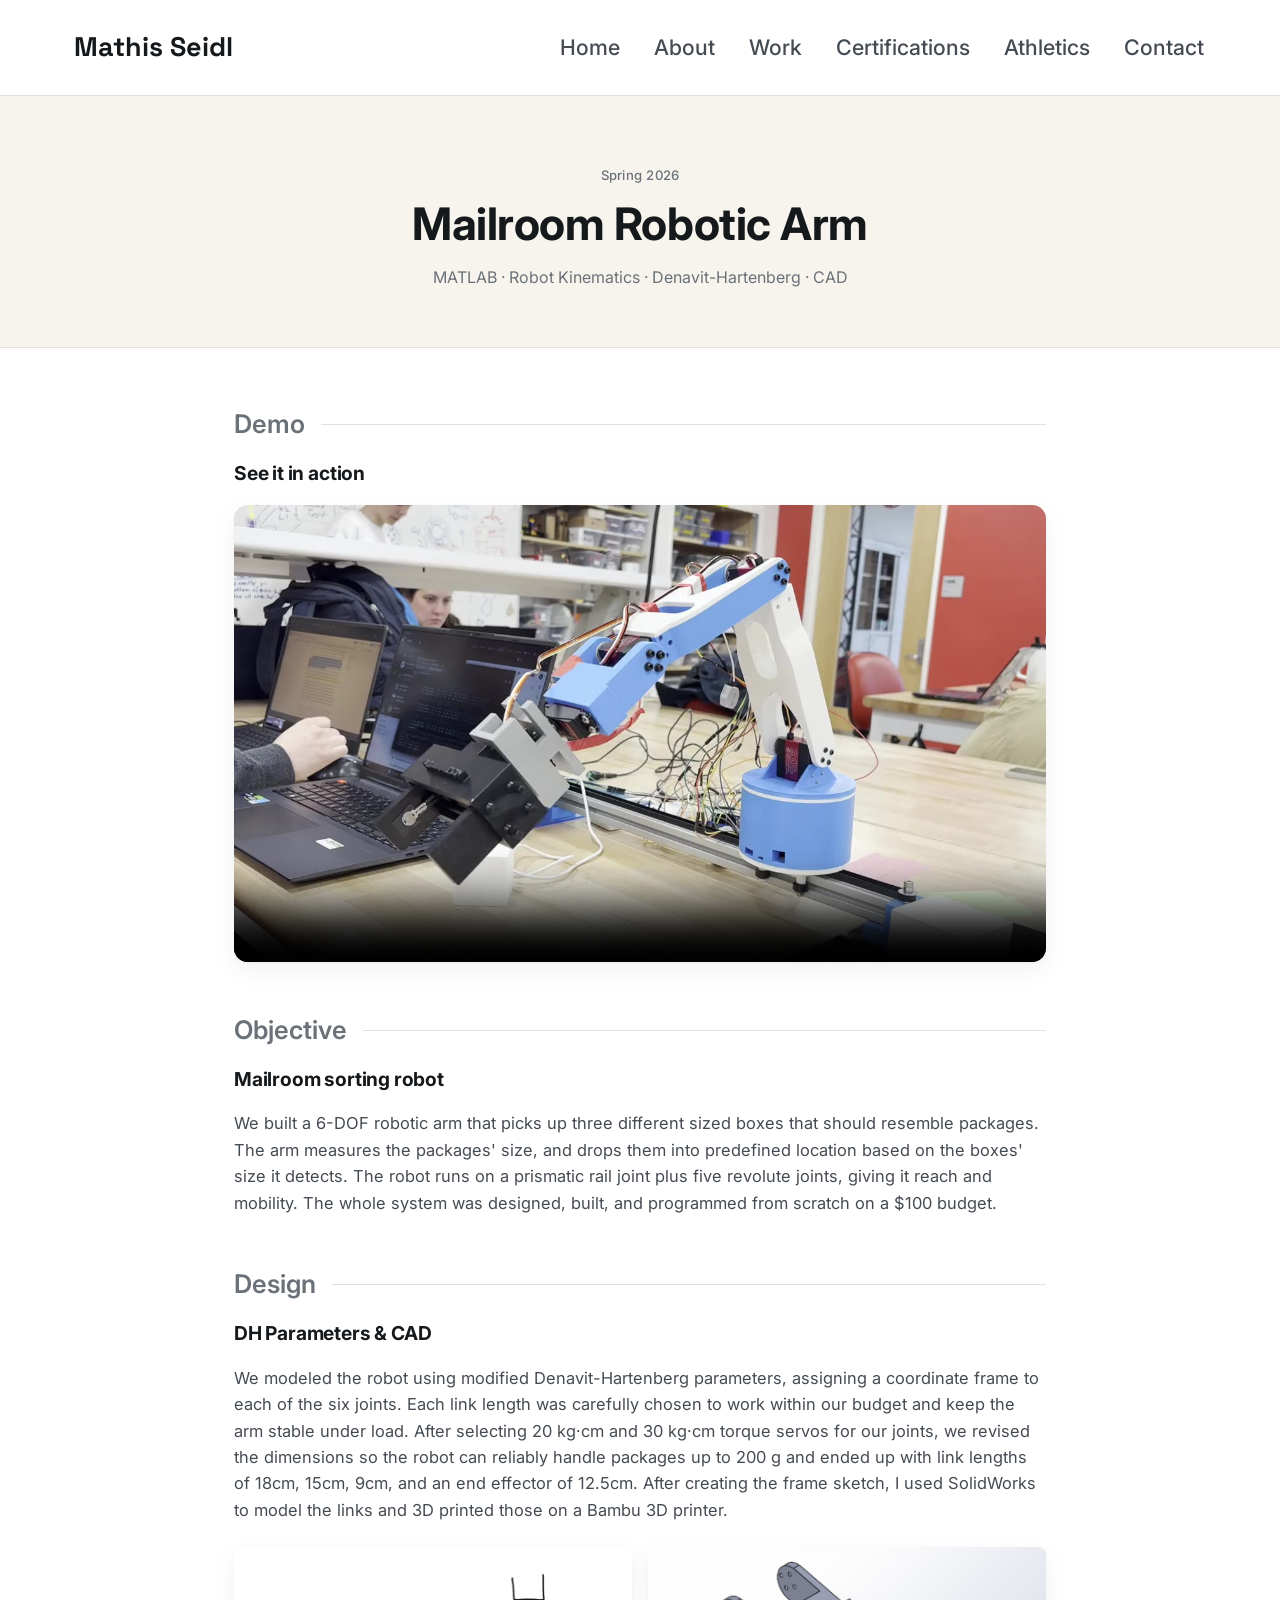
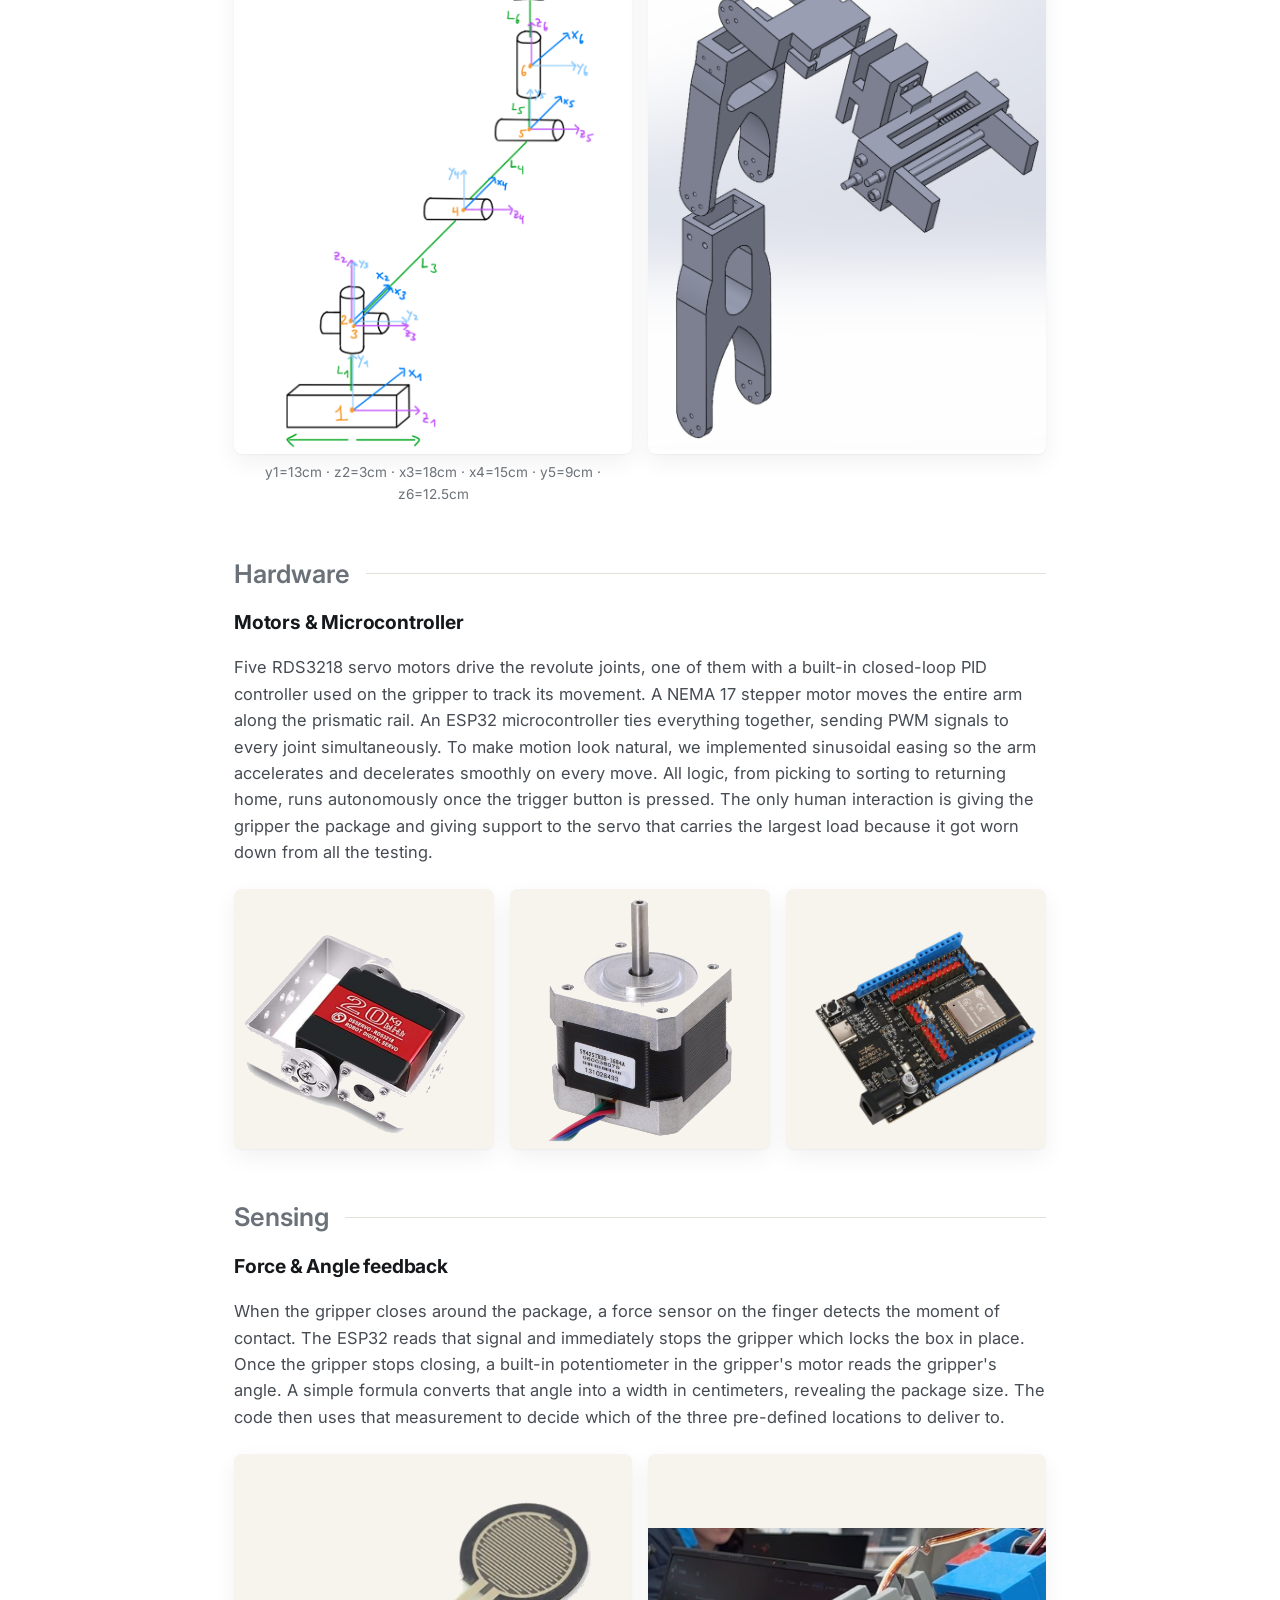
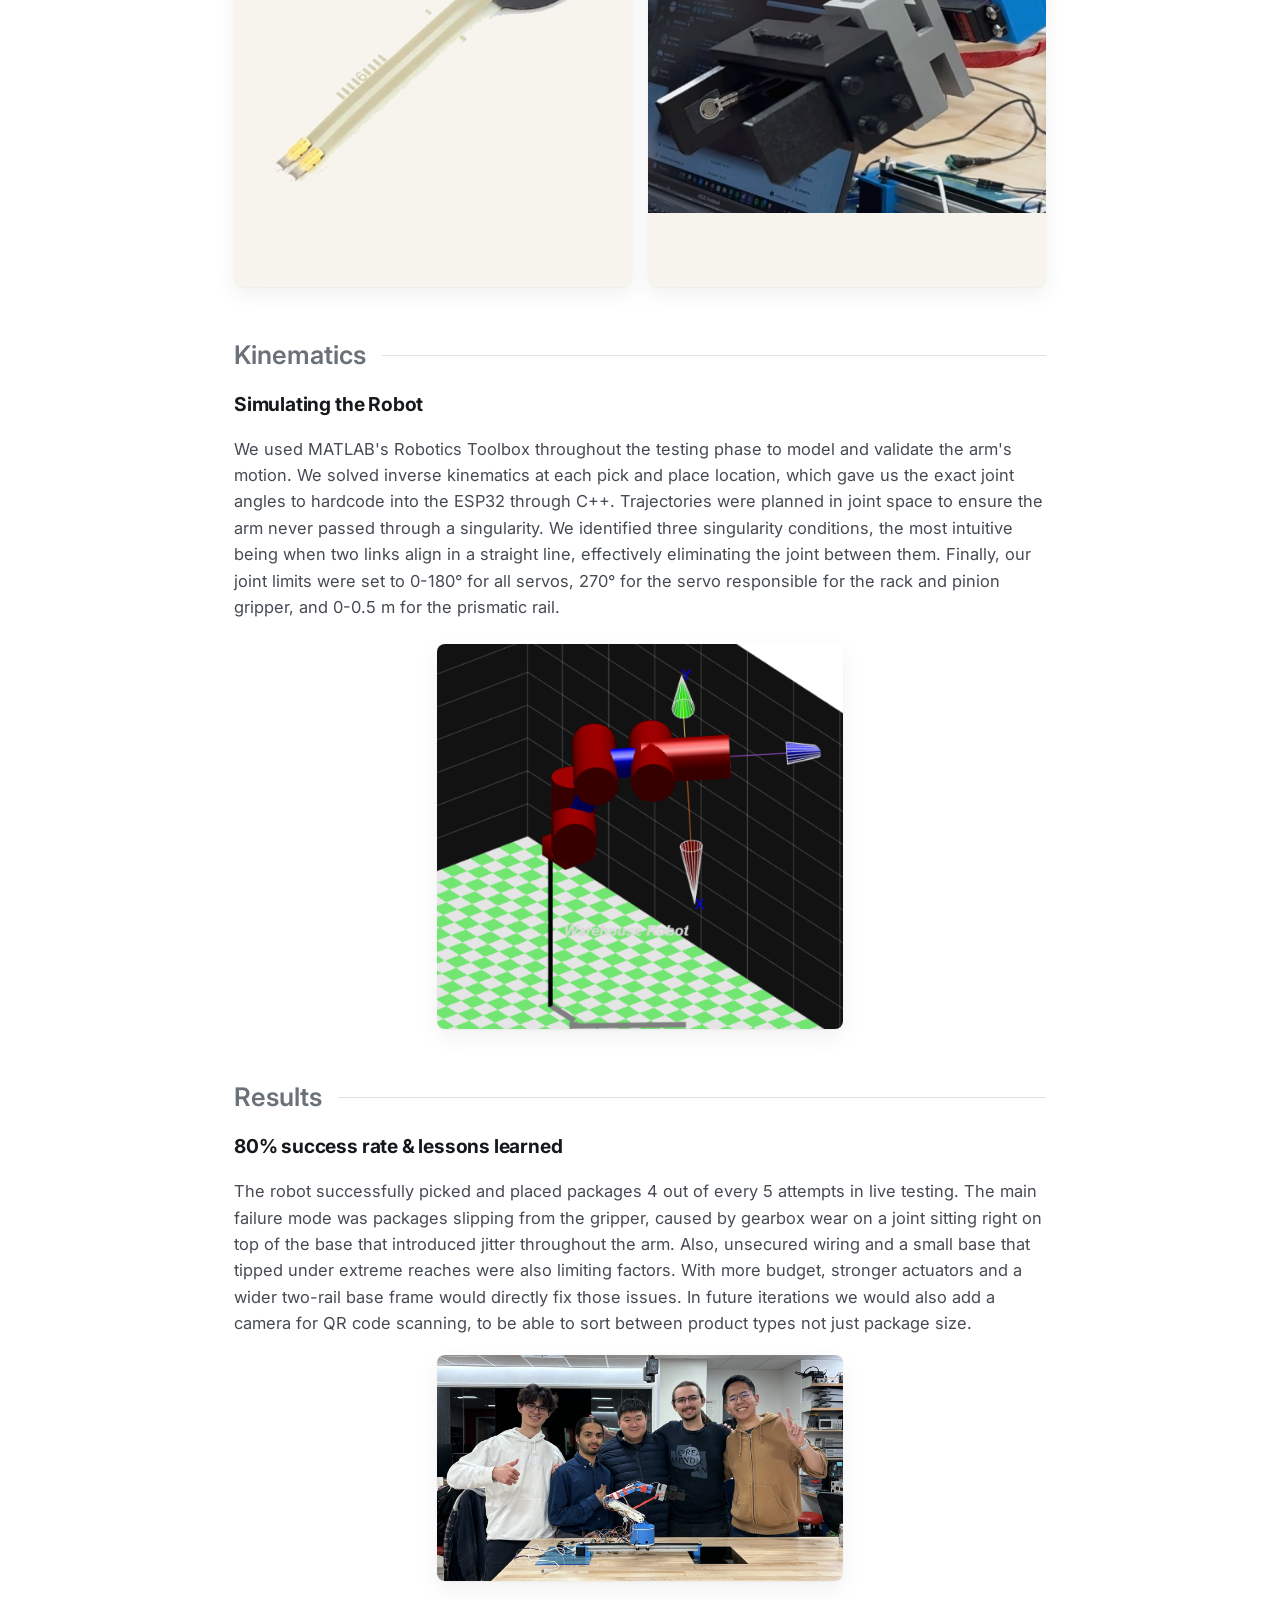
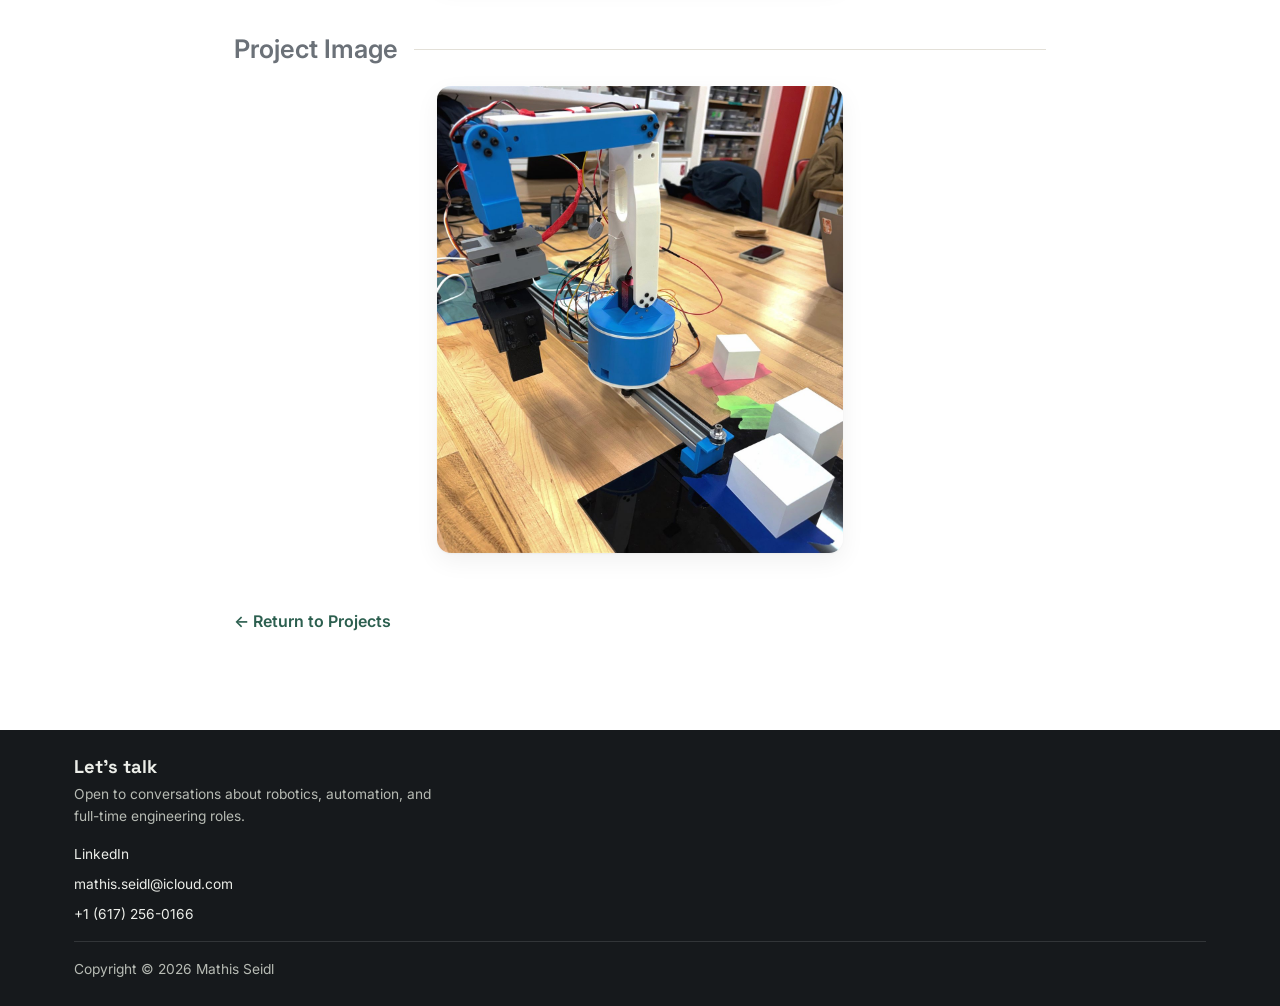
<file: projects/warehouse-robot.html>
<!DOCTYPE html>
<html lang="en">
<head>
<meta charset="UTF-8" />
<meta name="viewport" content="width=device-width, initial-scale=1" />
<title>Mailroom Robotic Arm — Mathis Seidl</title>
<meta name="description" content="A 6-DOF robotic manipulator with gripper feedback and force sensing that sorts boxes by size, designed, built, and programmed from scratch on a $100 budget." />
<meta property="og:title" content="Mailroom Robotic Arm — Mathis Seidl" />
<meta property="og:description" content="A 6-DOF robotic manipulator with gripper feedback and force sensing that sorts boxes by size." />
<meta property="og:image" content="../assets/img/projects/warehouse-robot/hero.jpg" />
<meta name="theme-color" content="#2c5f4f" />
<link rel="icon" href="../favicon.svg" type="image/svg+xml" />
<link rel="apple-touch-icon" href="../apple-touch-icon.png" />
<link rel="preconnect" href="https://fonts.googleapis.com" />
<link rel="preconnect" href="https://fonts.gstatic.com" crossorigin />
<link href="https://fonts.googleapis.com/css2?family=Inter:wght@400;500;600;700;800&family=Space+Grotesk:wght@500;600;700&display=swap" rel="stylesheet" />
<link rel="stylesheet" href="../assets/css/style.css?v=48" />
</head>
<body>
<a class="skip-link" href="#main">Skip to main content</a>

<header class="site-header">
  <div class="container">
    <a class="brand" href="../index.html#top">Mathis Seidl</a>
    <button class="nav-toggle" aria-label="Toggle navigation" aria-expanded="false">
      <span></span><span></span><span></span>
    </button>
    <nav class="main-nav" aria-label="Primary">
      <ul>
        <li><a href="../index.html#top">Home</a></li>
        <li><a href="../index.html#about">About</a></li>
        <li><a href="../index.html#projects">Work</a></li>
        <li><a href="../index.html#certifications">Certifications</a></li>
        <li><a href="../index.html#athletics">Athletics</a></li>
        <li><a href="../index.html#contact">Contact</a></li>
      </ul>
    </nav>
  </div>
</header>

<main id="main">
  <div class="project-hero">
    <div class="container">
      <p class="eyebrow">Spring 2026</p>
      <h1>Mailroom Robotic Arm</h1>
      <p class="meta">MATLAB &middot; Robot Kinematics &middot; Denavit-Hartenberg &middot; CAD</p>
    </div>
  </div>

  <div class="project-body">
    <div class="container">
      <section class="project-section">
        <p class="eyebrow">Demo</p>
        <h2>See it in action</h2>
        <div class="video-frame-native">
          <video controls autoplay muted playsinline preload="auto" poster="../assets/img/posters/warehouse-robot-demo.jpg">
            <source src="../assets/video/warehouse-robot-demo.mp4" type="video/mp4" />
          </video>
        </div>
      </section>

      <section class="project-section">
        <p class="eyebrow">Objective</p>
        <h2>Mailroom sorting robot</h2>
        <p>We built a 6-DOF robotic arm that picks up three different sized boxes that should resemble packages. The arm measures the packages' size, and drops them into predefined location based on the boxes' size it detects. The robot runs on a prismatic rail joint plus five revolute joints, giving it reach and mobility. The whole system was designed, built, and programmed from scratch on a $100 budget.</p>
      </section>

      <section class="project-section">
        <p class="eyebrow">Design</p>
        <h2>DH Parameters &amp; CAD</h2>
        <p>We modeled the robot using modified Denavit-Hartenberg parameters, assigning a coordinate frame to each of the six joints. Each link length was carefully chosen to work within our budget and keep the arm stable under load. After selecting 20 kg&middot;cm and 30 kg&middot;cm torque servos for our joints, we revised the dimensions so the robot can reliably handle packages up to 200 g and ended up with link lengths of 18cm, 15cm, 9cm, and an end effector of 12.5cm. After creating the frame sketch, I used SolidWorks to model the links and 3D printed those on a Bambu 3D printer.</p>
        <div class="figure-row">
          <figure>
            <img loading="lazy" decoding="async" src="../assets/img/projects/warehouse-robot/design-diagram-1.png?v=2" alt="DH parameter coordinate frames diagram" />
            <figcaption>y1=13cm &middot; z2=3cm &middot; x3=18cm &middot; x4=15cm &middot; y5=9cm &middot; z6=12.5cm</figcaption>
          </figure>
          <img loading="lazy" decoding="async" src="../assets/img/projects/warehouse-robot/design-diagram-2.png?v=2" alt="Robot arm CAD model" />
        </div>
      </section>

      <section class="project-section">
        <p class="eyebrow">Hardware</p>
        <h2>Motors &amp; Microcontroller</h2>
        <p>Five RDS3218 servo motors drive the revolute joints, one of them with a built-in closed-loop PID controller used on the gripper to track its movement. A NEMA 17 stepper motor moves the entire arm along the prismatic rail. An ESP32 microcontroller ties everything together, sending PWM signals to every joint simultaneously. To make motion look natural, we implemented sinusoidal easing so the arm accelerates and decelerates smoothly on every move. All logic, from picking to sorting to returning home, runs autonomously once the trigger button is pressed. The only human interaction is giving the gripper the package and giving support to the servo that carries the largest load because it got worn down from all the testing.</p>
        <div class="figure-row figure-row-3 figure-row-products">
          <img loading="lazy" decoding="async" src="../assets/img/projects/warehouse-robot/servo-diagram.png" alt="RDS3218 servo motor" />
          <img loading="lazy" decoding="async" src="../assets/img/projects/warehouse-robot/sensing-diagram.png" alt="NEMA 17 stepper motor" />
          <img loading="lazy" decoding="async" src="../assets/img/projects/warehouse-robot/objective-diagram.png" alt="ESP32 microcontroller board" />
        </div>
      </section>

      <section class="project-section">
        <p class="eyebrow">Sensing</p>
        <h2>Force &amp; Angle feedback</h2>
        <p>When the gripper closes around the package, a force sensor on the finger detects the moment of contact. The ESP32 reads that signal and immediately stops the gripper which locks the box in place. Once the gripper stops closing, a built-in potentiometer in the gripper's motor reads the gripper's angle. A simple formula converts that angle into a width in centimeters, revealing the package size. The code then uses that measurement to decide which of the three pre-defined locations to deliver to.</p>
        <div class="figure-row">
          <img loading="lazy" decoding="async" src="../assets/img/projects/warehouse-robot/fsr-diagram.png" alt="Force sensitive resistor" />
          <img loading="lazy" decoding="async" src="../assets/img/projects/warehouse-robot/build-photo.jpg" alt="Gripper with the force sensor mounted on the inside of its finger" />
        </div>
      </section>

      <section class="project-section">
        <p class="eyebrow">Kinematics</p>
        <h2>Simulating the Robot</h2>
        <p>We used MATLAB's Robotics Toolbox throughout the testing phase to model and validate the arm's motion. We solved inverse kinematics at each pick and place location, which gave us the exact joint angles to hardcode into the ESP32 through C++. Trajectories were planned in joint space to ensure the arm never passed through a singularity. We identified three singularity conditions, the most intuitive being when two links align in a straight line, effectively eliminating the joint between them. Finally, our joint limits were set to 0-180&deg; for all servos, 270&deg; for the servo responsible for the rack and pinion gripper, and 0-0.5 m for the prismatic rail.</p>
        <figure class="project-figure">
          <img loading="lazy" decoding="async" src="../assets/img/projects/warehouse-robot/kinematics-diagram.png" alt="MATLAB kinematics simulation" />
        </figure>
      </section>

      <section class="project-section">
        <p class="eyebrow">Results</p>
        <h2>80% success rate &amp; lessons learned</h2>
        <p>The robot successfully picked and placed packages 4 out of every 5 attempts in live testing. The main failure mode was packages slipping from the gripper, caused by gearbox wear on a joint sitting right on top of the base that introduced jitter throughout the arm. Also, unsecured wiring and a small base that tipped under extreme reaches were also limiting factors. With more budget, stronger actuators and a wider two-rail base frame would directly fix those issues. In future iterations we would also add a camera for QR code scanning, to be able to sort between product types not just package size.</p>
        <img loading="lazy" decoding="async" src="../assets/img/projects/warehouse-robot/team-photo.jpg" alt="Team photo with the robot" style="border-radius:8px;box-shadow:var(--shadow);margin-top:16px;" />
      </section>

      <section class="project-section">
        <p class="eyebrow">Project Image</p>
        <div class="project-cover">
          <img loading="lazy" decoding="async" src="../assets/img/projects/warehouse-robot/hero.jpg" alt="The warehouse sorting robot arm" />
        </div>
      </section>

      <a class="project-nav-back" href="../index.html#projects">&larr; Return to Projects</a>
    </div>
  </div>
</main>

<footer class="site-footer" id="contact">
  <div class="container">
    <div class="footer-top">
      <div>
        <h2>Let's talk</h2>
        <p>Open to conversations about robotics, automation, and full-time engineering roles.</p>
      </div>
      <div class="contact-links">
        <a href="https://www.linkedin.com/in/mathisseidl/" target="_blank" rel="noopener">
          LinkedIn
        </a>
        <a href="mailto:mathis.seidl@icloud.com">mathis.seidl@icloud.com</a>
        <a href="tel:+16172560166">+1 (617) 256-0166</a>
      </div>
    </div>
    <div class="footer-bottom">Copyright &copy; 2026 Mathis Seidl</div>
  </div>
</footer>

<script src="../assets/js/main.js?v=24"></script>
</body>
</html>
</file>
<file: assets/css/style.css>
/* ==========================================================================
   Mathis Seidl — Portfolio
   Design tokens
   ========================================================================== */
:root {
  --bg: #ffffff;
  --bg-alt: #f7f4ee;
  --bg-alt-2: #eef0e9;
  --ink: #16191c;
  --ink-soft: #454b52;
  --muted: #6b7178;
  --border: #e3e0d8;
  --accent: #2c5f4f;
  --accent-ink: #ffffff;
  --accent-soft: #e7efe9;
  --chip-bg: #eef2ee;
  --chip-ink: #33413a;
  --shadow: 0 1px 2px rgba(20, 20, 15, 0.04), 0 8px 24px rgba(20, 20, 15, 0.06);
  --shadow-hover: 0 4px 10px rgba(20, 20, 15, 0.06), 0 16px 32px rgba(20, 20, 15, 0.10);
  --radius: 14px;
  --radius-sm: 8px;
  --header-h: 96px;
  --max-w: 1180px;
  --font-body: "Inter", -apple-system, BlinkMacSystemFont, "Segoe UI", Roboto, sans-serif;
  --font-head: "Space Grotesk", var(--font-body);
}

* { box-sizing: border-box; }
html { scroll-behavior: smooth; scroll-padding-top: calc(var(--header-h) + 12px); }

body {
  margin: 0;
  font-family: var(--font-body);
  color: var(--ink);
  background: var(--bg);
  line-height: 1.6;
  -webkit-font-smoothing: antialiased;
  overflow-x: hidden;
}

img { max-width: 100%; display: block; }
a { color: var(--accent); text-decoration: none; }
a:hover { text-decoration: underline; }
ul { margin: 0; padding: 0; list-style: none; }
h1, h2, h3, h4 { font-family: var(--font-head); line-height: 1.15; margin: 0 0 0.5em; }

a:focus-visible,
button:focus-visible,
[tabindex]:focus-visible {
  outline: 3px solid var(--accent);
  outline-offset: 3px;
  border-radius: 4px;
}

.container {
  width: 100%;
  max-width: var(--max-w);
  margin: 0 auto;
  padding: 0 24px;
}

.section { padding: 96px 0; }
.section-alt { background: var(--bg-alt); }
@media (max-width: 640px) {
  .section { padding: 64px 0; }
}

.eyebrow {
  display: inline-block;
  font-family: var(--font-head);
  font-size: 0.8rem;
  font-weight: 600;
  letter-spacing: 0.14em;
  text-transform: uppercase;
  color: var(--accent);
  margin-bottom: 12px;
}

/* Section titles: one black title per section, no tagline underneath. */
.section-head { max-width: 760px; margin-bottom: 44px; }
.section-head h2 {
  font-size: clamp(1.8rem, 3.4vw, 2.4rem);
  color: var(--ink);
  margin: 0;
}
.section-head p { color: var(--muted); font-size: 1.05rem; margin: 0; }

/* Sub-heading inside a section (Internships / Projects) */
.subhead {
  display: flex;
  align-items: center;
  gap: 16px;
  font-family: var(--font-head);
  font-size: 1.58rem;
  font-weight: 600;
  color: var(--ink);
  margin: 0 0 22px;
}
.subhead::after {
  content: "";
  flex: 1;
  height: 1px;
  background: var(--border);
}
.subhead-spaced { margin-top: 56px; }

.btn {
  display: inline-flex;
  align-items: center;
  gap: 8px;
  padding: 13px 26px;
  border-radius: 999px;
  font-weight: 600;
  font-size: 0.95rem;
  border: 1.5px solid var(--ink);
  background: var(--ink);
  color: #fff;
  cursor: pointer;
  transition: transform 0.15s ease, box-shadow 0.15s ease, background 0.15s ease;
}
.btn:hover { transform: translateY(-2px); box-shadow: var(--shadow-hover); text-decoration: none; }
.btn-outline { background: transparent; color: var(--ink); }
.btn-outline:hover { background: var(--ink); color: #fff; }

.tag-list { display: flex; flex-wrap: wrap; gap: 8px; margin: 14px 0 0; }
.tag {
  font-size: 0.78rem;
  font-weight: 600;
  padding: 5px 12px;
  border-radius: 999px;
  background: var(--chip-bg);
  color: var(--chip-ink);
  white-space: nowrap;
}

/* ==========================================================================
   Header / Nav
   ========================================================================== */
.site-header {
  position: sticky;
  top: 0;
  z-index: 100;
  height: var(--header-h);
  display: flex;
  align-items: center;
  background: rgba(255, 255, 255, 0.92);
  backdrop-filter: saturate(180%) blur(10px);
  border-bottom: 1px solid var(--border);
}

.site-header .container {
  display: flex;
  align-items: center;
  justify-content: space-between;
  gap: 16px;
  width: 100%;
}

.brand {
  font-family: var(--font-head);
  font-weight: 700;
  font-size: 1.68rem;
  color: var(--ink);
  white-space: nowrap;
}
.brand:hover { text-decoration: none; }

.main-nav ul { display: flex; align-items: center; gap: 30px; }
.main-nav a {
  color: var(--ink-soft);
  font-weight: 500;
  font-size: 1.34rem;
  padding: 8px 2px;
  border-bottom: 3px solid transparent;
  white-space: nowrap;
}
.main-nav a:hover, .main-nav a.active {
  color: var(--ink);
  text-decoration: none;
  border-bottom-color: var(--accent);
}

.nav-toggle {
  display: none;
  width: 44px;
  height: 44px;
  border: none;
  background: transparent;
  cursor: pointer;
  flex-direction: column;
  align-items: center;
  justify-content: center;
  gap: 6px;
  flex-shrink: 0;
}
.nav-toggle span {
  display: block;
  width: 26px;
  height: 2px;
  background: var(--ink);
  transition: transform 0.2s ease, opacity 0.2s ease;
}
.nav-toggle[aria-expanded="true"] span:nth-child(1) { transform: translateY(8px) rotate(45deg); }
.nav-toggle[aria-expanded="true"] span:nth-child(2) { opacity: 0; }
.nav-toggle[aria-expanded="true"] span:nth-child(3) { transform: translateY(-8px) rotate(-45deg); }

@media (max-width: 1040px) {
  .main-nav ul { gap: 20px; }
  .main-nav a { font-size: 1.12rem; }
  .brand { font-size: 1.4rem; }
}

@media (max-width: 880px) {
  .nav-toggle { display: flex; }
  .main-nav {
    position: fixed;
    top: var(--header-h);
    left: 0;
    right: 0;
    background: var(--bg);
    border-bottom: 1px solid var(--border);
    max-height: 0;
    overflow: hidden;
    transition: max-height 0.25s ease;
  }
  .main-nav.open { max-height: 460px; }
  .main-nav ul {
    flex-direction: column;
    align-items: flex-start;
    gap: 0;
    padding: 8px 24px 20px;
  }
  .main-nav a { display: block; width: 100%; padding: 14px 0; border-bottom: 1px solid var(--border); }
}

/* ==========================================================================
   Hero
   ========================================================================== */
.hero {
  padding: 72px 0 96px;
}
.hero .container {
  display: grid;
  grid-template-columns: minmax(220px, 380px) 1fr;
  gap: 96px;
  align-items: center;
}
.hero-portrait {
  width: 100%;
  aspect-ratio: 1 / 1;
  border-radius: 50%;
  overflow: hidden;
  background: var(--bg-alt-2);
  box-shadow: var(--shadow);
}
.hero-portrait img { width: 100%; height: 100%; object-fit: cover; }
.hero-text .kicker { color: var(--muted); font-weight: 500; font-size: 1.25rem; margin-bottom: 4px; }
.hero-text h1 {
  font-size: clamp(2.4rem, 5.6vw, 3.6rem);
  font-weight: 700;
}
.hero-text .lede {
  font-size: clamp(1.3rem, 2.3vw, 1.55rem);
  line-height: 1.5;
  color: var(--ink-soft);
  max-width: 50ch;
  margin-bottom: 32px;
}

@media (max-width: 860px) {
  .hero .container { grid-template-columns: 1fr; text-align: center; gap: 32px; }
  .hero-portrait { max-width: 260px; margin: 0 auto; }
  .hero-text .lede { margin-left: auto; margin-right: auto; }
}

/* ==========================================================================
   Logo strip
   ========================================================================== */
.logo-strip {
  padding: 18px 0;
  border-top: 1px solid var(--border);
  border-bottom: 1px solid var(--border);
  /* main.js rewrites --marquee-duration from the measured track width so the
     strip travels at --marquee-speed px/s on every viewport; the fallback in
     .marquee-track keeps it moving if that never runs. The phone speed reads
     fine; wider viewports get a slower value so the strip doesn't race. */
  --marquee-gap: 140px;
  --marquee-speed: 39;
}

.marquee {
  overflow: hidden;
  width: 100%;
}
.marquee-track {
  display: flex;
  align-items: center;
  width: max-content;
  /* Spacing lives on each item rather than in `gap`. The track holds two
     identical halves, so translateX(-50%) only lands on a seam if every logo
     owns a trailing gap. With `gap` there are 8 logos but only 7 gaps between
     them, so -50% fell half a gap short and the strip jumped once per loop. */
  animation: marquee-right var(--marquee-duration, 26s) linear infinite;
}
.marquee-track > * { margin-right: var(--marquee-gap); }
.marquee-track a { display: block; flex-shrink: 0; opacity: 0.8; transition: opacity 0.15s ease; }
.marquee-track a:hover { opacity: 1; }
.marquee-track img { height: 52px; width: auto; object-fit: contain; }
/* logo-ebsb.png is cropped tight to the crest, so it needs no height bonus to
   compensate for baked-in whitespace — size it by eye against its neighbours. */
.marquee-track img.logo-ebsb { height: 74px; }
.marquee-track img.logo-bu { height: 78px; }
.marquee-track img.logo-siemens { height: 62px; }
.marquee-track img.logo-amazon { height: 47px; transform: translateY(9px); }

/* A 140px gap and full-height logos are wider than a phone, which left one
   logo on screen at a time. Tighten both so at least a couple stay in view. */
@media (max-width: 860px) {
  .logo-strip { --marquee-gap: 96px; }
}
@media (max-width: 640px) {
  .logo-strip { --marquee-gap: 48px; padding: 12px 0; --marquee-speed: 47; }
  .marquee-track img { height: 38px; }
  .marquee-track img.logo-ebsb { height: 52px; }
  /* the round BU seal crowds the EBSB crest at this gap; give EBSB a little
     more room on its right so it sits off the seal */
  .marquee-track a:has(.logo-ebsb) { margin-right: 60px; }
  .marquee-track img.logo-bu { height: 56px; }
  .marquee-track img.logo-siemens { height: 45px; }
  .marquee-track img.logo-amazon { height: 34px; transform: translateY(7px); }
}

@keyframes marquee-right {
  from { transform: translateX(-50%); }
  to { transform: translateX(0%); }
}

@media (prefers-reduced-motion: reduce) {
  .marquee-track { animation: none; }
}

/* ==========================================================================
   About
   ========================================================================== */
.about-grid {
  display: grid;
  grid-template-columns: 1fr 1.25fr;
  gap: 56px;
  align-items: start;
}
.about-photos {
  display: grid;
  grid-template-columns: 1fr 1fr;
  gap: 14px;
}
.about-photos img {
  border-radius: var(--radius);
  object-fit: cover;
  width: 100%;
  height: 100%;
  aspect-ratio: 3 / 4;
  box-shadow: var(--shadow);
}
.about-text p { margin: 0 0 1.1em; color: var(--ink-soft); font-size: 1.02rem; }
.about-text strong { color: var(--ink); }

@media (max-width: 860px) {
  .about-grid { grid-template-columns: 1fr; }
  .about-photos { max-width: 420px; margin: 0 auto; }
}

/* ==========================================================================
   Languages (About, above the journey timeline)
   One grid row per language -- flag, name, bar, level word -- so the four
   columns align down the list. The fill uses the timeline's own green so
   this block and the journey bar below it belong to the same family; the
   track is a shade darker than that bar's, which goes too faint here. The
   bar is decorative (aria-hidden): the level word carries the meaning.
   ========================================================================== */
/* The Languages spoken heading — and, with it, everything below through the
   journey timeline — sits one body line (~26px) higher than the shared
   .subhead-spaced gap used over in Engineering Work. */
#about .subhead-spaced { margin-top: 30px; }

/* About follows the logo ribbon rather than a plain background break, so it
   opens tighter than the shared 96px section padding. */
#about { padding-top: 76px; }

.lang-list {
  list-style: none;
  margin: 0;
  padding: 0;
  display: grid;
  gap: 16px;
}
.lang-item {
  display: grid;
  grid-template-columns: 24px 104px minmax(0, 174px) auto;
  align-items: center;
  gap: 0 16px;
}
.lang-flag {
  width: 24px;
  height: 16px;
  border-radius: 2px;
  /* The French and US flags are mostly white and would otherwise bleed into
     the page. A border, not an inset shadow -- replaced content paints over
     an inset shadow and would hide it. */
  border: 1px solid rgba(22, 25, 28, 0.16);
}
.lang-name {
  font-family: var(--font-head);
  font-size: 1.02rem;
  font-weight: 600;
  color: var(--ink);
}
.lang-bar {
  height: 8px;
  border-radius: 999px;
  background: #d6d2c6;
  overflow: hidden;
}
.lang-bar > span {
  display: block;
  height: 100%;
  border-radius: inherit;
  background: #43836d;
}
.lang-level {
  font-size: 0.95rem;
  color: var(--muted);
}

@media (max-width: 860px) {
  .lang-item { grid-template-columns: 24px 76px minmax(0, 174px) auto; gap: 0 12px; }
}

/* ==========================================================================
   Education timeline (bottom of About)
   Horizontal 2019 -> May 2027. Segment widths are declared as --w in the
   markup and the same scale is used to place the live "today" light.
   ========================================================================== */
/* "My Journey" supplies the gap above the bar. One body line is ~26px
   (1.02rem x 1.6), so these are half a line and a full line. */
.subhead-journey { margin-top: 56px; }
/* 48 = the subhead's own 22px bottom margin (they collapse) + one line */
.subhead-journey + .timeline-wrap { margin-top: 48px; }


/* About ends on the timeline's school row, which already reads as trailing
   space. Trim 1.5 lines (39px) off the section's 96px bottom padding so the
   run of white under "My Journey" does not double up. Left alone below 640px,
   where the section padding is already only 64px. */
@media (min-width: 641px) {
  #about { padding-bottom: 57px; }
}

.timeline-wrap {
  margin-top: 68px;
  padding-bottom: 8px;
  overflow-x: auto;
  overflow-y: hidden;
}
@media (max-width: 860px) {
  .timeline-wrap { margin-top: 48px; }
}

.edu-timeline {
  --tl-h: 8px;
  position: relative;
  min-width: 1000px;
  /* the right padding reserves room for the graduation caption, which sits
     past the end of the bar; every row inherits it so they stay aligned */
  padding: 0 132px 0 12px;
}

/* --- above the line: end captions + internship pins --- */
.tl-top { position: relative; height: 108px; z-index: 6; }

.tl-endcap {
  position: absolute;
  bottom: 7px;
  display: flex;
  flex-direction: column;
  font-family: var(--font-head);
  font-size: 0.74rem;
  font-weight: 700;
  line-height: 1.25;
  color: var(--muted);
}
.tl-endcap small {
  font-size: 0.66rem;
  font-weight: 500;
  color: var(--muted);
}
.tl-endcap-start {
  left: 0;
  font-size: 0.74rem;
  font-weight: 500;
  color: var(--accent);
  opacity: 0.75;
}
.tl-endcap-end {
  left: 100%;
  bottom: auto;
  top: 50%;
  transform: translateY(-50%);
  margin-left: 16px;
  width: 116px;
  color: var(--accent);
  z-index: 8;
}
.tl-endcap-end small { color: var(--accent); opacity: 0.75; font-size: 0.74rem; }

.tl-pin {
  position: absolute;
  left: var(--x);
  bottom: 0;
  transform: translateX(-50%);
  display: flex;
  flex-direction: column;
  align-items: center;
}
/* Every pin is the same box: a fixed logo slot over one line of text, so the
   three cards match no matter how differently shaped the logos are. */
.tl-pin-card {
  display: flex;
  flex-direction: column;
  align-items: center;
  gap: 5px;
  width: 96px;
  background: var(--bg);
  border: 1px solid var(--border);
  border-radius: 10px;
  padding: 8px 12px;
  box-shadow: var(--shadow);
  white-space: nowrap;
}
.tl-pin-logo {
  display: grid;
  place-items: center;
  width: 66px;
  height: 34px;
}
.tl-pin-logo img {
  width: auto;
  height: auto;
  max-width: 62px;
  max-height: 28px;
  object-fit: contain;
}
/* the EBSB mark is square where its neighbours are wordmarks; let it run a
   little taller so it carries the same visual weight in the pin */
.tl-logo-ebsb img { max-height: 34px; }
.tl-pin-card small { font-size: 0.66rem; color: var(--muted); }
.tl-pin-stem {
  width: 2px;
  height: 26px;
  background: linear-gradient(180deg, var(--border), var(--accent));
}

/* --- the bar --- */
.tl-bar {
  position: relative;
  height: var(--tl-h);
  border-radius: 999px;
  background: #d6d2c6;
}

/* hollow end markers */
.tl-cap {
  position: absolute;
  top: 50%;
  width: 11px;
  height: 11px;
  border-radius: 50%;
  background: var(--bg);
  border: 2px solid var(--muted);
  z-index: 7;
}
.tl-cap-start { left: 0; transform: translate(-50%, -50%); }
.tl-cap-end { left: 100%; transform: translate(-50%, -50%); border-color: var(--accent); }

.tl-fill {
  position: absolute;
  top: 0;
  bottom: 0;
  left: 0;
  width: var(--today);
  border-radius: 999px;
  /* flat, not a gradient: a left-to-right ramp made the early years look
     washed out and the recent ones nearly black */
  background: #43836d;
  overflow: hidden;
  z-index: 3;
}
.tl-fill::after {
  content: "";
  position: absolute;
  top: 0;
  bottom: 0;
  left: 0;
  width: 34%;
  background: linear-gradient(90deg, rgba(255,255,255,0), rgba(255,255,255,0.6), rgba(255,255,255,0));
  animation: tl-shimmer 3.8s ease-in-out infinite;
}
@keyframes tl-shimmer {
  0% { transform: translateX(-120%); }
  60%, 100% { transform: translateX(340%); }
}

/* segment tints sit on top of the fill so high school reads lighter */
.tl-segs {
  position: absolute;
  inset: 0;
  display: flex;
  border-radius: 999px;
  overflow: hidden;
  z-index: 4;
}
.tl-seg { flex: 0 0 var(--w); }
/* high school carries no tint — the label and the school bracket below it
   already set it apart, and a white wash made it read as unfinished */
/* summers read warm, so the gap between Spring and Fall is obvious */
.tl-seg.seg-summer { background: rgba(255, 190, 84, 0.6); }

/* semester dividers — short grey ticks crossing the line */
.tl-ticks { position: absolute; inset: 0; z-index: 5; }
.tl-ticks span {
  position: absolute;
  top: -5px;
  bottom: -5px;
  left: var(--x);
  width: 1px;
  margin-left: -0.5px;
  background: #a7aca5;
}
/* --- the live "today" light --- */
.tl-now {
  position: absolute;
  left: var(--today);
  top: 50%;
  transform: translate(-50%, -50%);
  z-index: 9;
}
.tl-now-glow {
  display: block;
  width: 12px;
  height: 12px;
  border-radius: 50%;
  background: radial-gradient(circle at 50% 45%, #ffffff 0 24%, #ffd76a 34%, #ff8a5c 58%, #b06ad8 78%, rgba(176,106,216,0) 82%);
  /* halo kept tight so it does not wash out the ticks sitting beside it */
  box-shadow:
    0 0 0 2.5px rgba(255, 255, 255, 0.9),
    0 0 8px 2px rgba(255, 170, 90, 0.8),
    0 0 16px 5px rgba(120, 190, 255, 0.4),
    0 0 24px 8px rgba(176, 106, 216, 0.2);
  animation: tl-pulse 2.6s ease-in-out infinite;
}
@keyframes tl-pulse {
  0%, 100% { transform: scale(1); }
  50% { transform: scale(1.16); }
}
.tl-now-label {
  position: absolute;
  top: 17px;
  left: 50%;
  transform: translateX(-50%);
  font-family: var(--font-head);
  font-size: 0.7rem;
  font-weight: 700;
  letter-spacing: 0.14em;
  text-transform: uppercase;
  color: #b3541e;
  white-space: nowrap;
}

/* --- academic years under the bar --- */
.tl-years { display: flex; margin-top: 29px; }
.tl-year {
  position: relative;
  flex: 0 0 var(--w);
  /* without this a flex item cannot shrink below its longest word, so the
     narrow Summer cells widen and push every later label out of line with
     its band once the bar is at its 1000px minimum */
  min-width: 0;
  padding: 0 10px;
  text-align: center;
}
.tl-year + .tl-year::before {
  content: "";
  position: absolute;
  left: 0;
  top: 2px;
  bottom: 2px;
  width: 1px;
  background: var(--border);
}
.tl-year strong {
  display: block;
  font-family: var(--font-head);
  font-size: 0.84rem;
  line-height: 1.25;
  color: var(--ink);
}
.tl-year small { display: block; font-size: 0.7rem; color: var(--muted); margin-top: 2px; }
/* summers sit between the academic years, so their cells carry no year name */
.tl-year-gap { padding: 0 2px; }
.tl-year-gap small { margin-top: 1px; font-size: 0.66rem; }

/* --- school brackets under the years --- */
.tl-schools { display: flex; margin-top: 20px; }
.tl-school {
  position: relative;
  flex: 0 0 var(--w);
  min-width: 0;
  display: flex;
  flex-direction: column;
  align-items: flex-start;
  gap: 7px;
  padding: 13px 12px 0;
  border-top: 1px solid var(--border);
}
.tl-school::before,
.tl-school::after {
  content: "";
  position: absolute;
  top: 0;
  width: 1px;
  height: 9px;
  background: var(--muted);
}
.tl-school::before { left: 0; }
.tl-school::after { right: 0; }
/* the summer between high school and BU belongs to neither bracket */
.tl-school-gap { border-top: none; }
.tl-school-gap::before, .tl-school-gap::after { display: none; }

/* both logo slots are the same height, so the school names below them sit on
   the same line whatever shape the logo is */
.tl-school-logo { display: grid; place-items: center; height: 28px; }
.tl-school-logo img { max-width: 74px; max-height: 24px; object-fit: contain; }
.tl-school-logo.tl-monogram img { max-width: 28px; max-height: 28px; }
.tl-school-text strong {
  display: block;
  font-family: var(--font-head);
  font-size: 0.82rem;
  line-height: 1.25;
  color: var(--ink);
}
.tl-school-text small { display: block; font-size: 0.7rem; color: var(--muted); margin-top: 2px; }

@media (prefers-reduced-motion: reduce) {
  .tl-fill::after, .tl-now-glow { animation: none; }
}

/* ==========================================================================
   Projects grid
   ========================================================================== */
.projects-grid {
  display: grid;
  grid-template-columns: repeat(3, 1fr);
  gap: 28px;
}
@media (max-width: 980px) { .projects-grid { grid-template-columns: repeat(2, 1fr); } }
@media (max-width: 620px) { .projects-grid { grid-template-columns: 1fr; } }

.card {
  display: flex;
  flex-direction: column;
  background: var(--bg);
  border: 1px solid var(--border);
  border-radius: var(--radius);
  overflow: hidden;
  box-shadow: var(--shadow);
  transition: transform 0.18s ease, box-shadow 0.18s ease;
}
.card:hover { transform: translateY(-4px); box-shadow: var(--shadow-hover); }

.card-media { aspect-ratio: 4 / 3; overflow: hidden; background: var(--bg-alt-2); position: relative; }
.card-media img { width: 100%; height: 100%; object-fit: cover; }
.card-media a { display: block; width: 100%; height: 100%; }
/* the EBSB card leads with the client logo, not a page screenshot; sit it on
   white and pad it well in so the tight-cropped mark still has room to breathe */
.card-media-logo { background: #fff; }
.card-media-logo img { object-fit: contain; padding: 17% 21%; }
/* portrait project photos: show the whole shot inside the frame; the card
   sets a backdrop that continues the photo edges */
.card-media-fit a { position: relative; }
.card-media-fit img { object-fit: contain; }
.card-date {
  position: absolute;
  top: 12px;
  left: 12px;
  background: rgba(255, 255, 255, 0.92);
  color: var(--ink);
  font-size: 0.72rem;
  font-weight: 700;
  letter-spacing: 0.04em;
  text-transform: uppercase;
  padding: 4px 10px;
  border-radius: 999px;
  z-index: 1;
}

.card-body { padding: 20px 22px 24px; display: flex; flex-direction: column; flex: 1; }
.card-body h3 { font-size: 1.15rem; margin-bottom: 8px; }
.card-body p { color: var(--muted); font-size: 0.94rem; margin: 0; flex: 1; }
.card-body .tag-list { margin-top: 16px; }
.card-link {
  margin-top: 18px;
  font-weight: 600;
  font-size: 0.9rem;
  display: inline-flex;
  align-items: center;
  gap: 6px;
}
.card-link.disabled { color: var(--muted); }

/* Internship cards: same frame as every other card, only the kicker differs. */
.card-featured {
  background: var(--bg);
  border: 1px solid var(--border);
  box-shadow: var(--shadow);
}
.card-featured:hover { box-shadow: var(--shadow-hover); }
.card-featured .card-kicker {
  font-size: 0.74rem;
  font-weight: 700;
  text-transform: uppercase;
  letter-spacing: 0.06em;
  color: var(--accent);
  margin: 0 0 6px;
  white-space: nowrap;
  flex: none;
}

/* ==========================================================================
   Certifications
   ========================================================================== */
/* full container width, so the pair lines up with the Mouratoglou banner */
.certs-grid {
  display: grid;
  grid-template-columns: repeat(2, minmax(0, 1fr));
  gap: 26px;
}
@media (max-width: 820px) { .certs-grid { grid-template-columns: 1fr; } }

.cert-card {
  display: flex;
  align-items: center;
  gap: 24px;
  padding: 22px;
  background: var(--bg);
  border: 1px solid var(--border);
  border-radius: var(--radius);
  box-shadow: var(--shadow);
}
.cert-card img { width: 140px; height: 140px; object-fit: contain; flex-shrink: 0; }
/* the NVIDIA asset is a whole certificate rather than a badge, so it needs
   more room than the AWS mark to stay readable */
.cert-nvidia img { width: 168px; height: 168px; }
/* the AWS asset carries a wide transparent margin, so the badge itself reads
   small in the 140px box — scale it up without enlarging the card */
.cert-aws img { transform: scale(1.5); }
.cert-info { display: flex; flex-direction: column; align-items: flex-start; gap: 6px; min-width: 0; }
.cert-card h3 { font-size: 1.05rem; line-height: 1.3; margin: 0; }
.cert-status {
  display: inline-block;
  font-size: 0.74rem;
  font-weight: 700;
  text-transform: uppercase;
  letter-spacing: 0.04em;
  color: var(--accent);
  background: var(--accent-soft);
  padding: 3px 10px;
  border-radius: 999px;
}

/* ==========================================================================
   Athletics
   ========================================================================== */
#athletics .section-head { margin-bottom: 28px; }

.academy-banner {
  position: relative;
  margin: 0 0 44px;
  border-radius: var(--radius);
  overflow: hidden;
  box-shadow: var(--shadow);
}
.academy-banner img {
  width: 100%;
  aspect-ratio: 16 / 5.2;
  object-fit: cover;
  object-position: center 58%;
}
.academy-banner figcaption {
  position: absolute;
  left: 0;
  right: 0;
  bottom: 0;
  display: flex;
  flex-direction: column;
  gap: 2px;
  padding: 48px 28px 20px;
  background: linear-gradient(180deg, rgba(10, 14, 12, 0), rgba(10, 14, 12, 0.8));
  color: #fff;
}
.academy-banner figcaption strong { font-family: var(--font-head); font-size: 1.15rem; }
.academy-banner figcaption span { font-size: 0.88rem; color: rgba(255, 255, 255, 0.82); }
@media (max-width: 640px) {
  .academy-banner img { aspect-ratio: 16 / 9; }
  .academy-banner figcaption { padding: 40px 18px 16px; }
}

.athletics-grid {
  display: grid;
  grid-template-columns: 1.1fr 0.9fr;
  gap: 48px;
  align-items: start;
}
.athletics-video .video-frame { max-width: none; margin: 0; }
.stat-row { display: flex; flex-wrap: wrap; gap: 12px; margin-top: 16px; }
.stat-line {
  display: inline-flex;
  align-items: baseline;
  gap: 8px;
  background: var(--chip-bg);
  padding: 8px 16px;
  border-radius: 999px;
  font-weight: 600;
}
.stat-line strong { font-size: 1.1rem; color: var(--accent); }
.stat-line span { color: var(--muted); font-weight: 500; font-size: 0.88rem; }

.utr-card {
  margin: 28px 0 0;
  max-width: 227px;
  border-radius: var(--radius);
  overflow: hidden;
  background: #000;
  border: 1px solid var(--border);
  box-shadow: var(--shadow);
}
.utr-card img { width: 100%; }

.video-frame {
  position: relative;
  width: 100%;
  max-width: 760px;
  aspect-ratio: 16 / 9;
  border-radius: var(--radius);
  overflow: hidden;
  box-shadow: var(--shadow);
}
.video-frame iframe {
  position: absolute;
  inset: 0;
  width: 100%;
  height: 100%;
  border: 0;
}

@media (max-width: 860px) {
  .athletics-grid { grid-template-columns: 1fr; }
  .athletics-video { order: -1; }
}

/* ==========================================================================
   Contact
   ========================================================================== */
.contact-section { background: var(--bg); }
.contact-section .section-head { margin-bottom: 18px; }
/* optically align the rounded "C" of the heading with the body text below */
.contact-section .section-head h2 { margin-left: -0.06em; }

.contact-grid {
  display: grid;
  grid-template-columns: 1fr 1fr;
  gap: 48px;
  align-items: start;
}
@media (max-width: 860px) { .contact-grid { grid-template-columns: 1fr; gap: 36px; } }

.contact-lede {
  font-family: var(--font-body);
  font-size: clamp(1.25rem, 2.2vw, 1.6rem);
  font-weight: 600;
  line-height: 1.3;
  color: var(--ink);
  margin: 0 0 16px;
}
.contact-pitch p { color: var(--ink-soft); font-size: 1.02rem; margin: 0 0 1.1em; }
.contact-pitch strong { color: var(--ink); }
.contact-actions { display: flex; flex-wrap: wrap; gap: 12px; margin-top: 24px; }

.contact-cards { display: grid; gap: 12px; }
.contact-cards li { list-style: none; }
.contact-cards a,
.contact-static {
  display: flex;
  align-items: center;
  gap: 16px;
  padding: 16px 18px;
  background: var(--bg);
  border: 1.5px solid var(--ink);
  border-radius: var(--radius);
  color: var(--ink);
  transition: transform 0.15s ease, box-shadow 0.15s ease, border-color 0.15s ease, background 0.15s ease;
}
.contact-cards a:hover {
  text-decoration: none;
  transform: translateY(-2px);
  background: var(--bg);
  border-color: var(--accent);
  box-shadow: var(--shadow-hover);
}
.contact-icon {
  flex: none;
  width: 42px;
  height: 42px;
  border-radius: 12px;
  display: grid;
  place-items: center;
  background: var(--accent-soft);
  color: var(--accent);
}
.contact-icon svg { width: 21px; height: 21px; }
.contact-meta { display: flex; flex-direction: column; min-width: 0; }
.contact-meta small {
  font-size: 0.72rem;
  font-weight: 600;
  letter-spacing: 0.12em;
  text-transform: uppercase;
  color: var(--muted);
}
.contact-meta strong { font-size: 0.98rem; font-weight: 600; color: var(--ink); overflow-wrap: anywhere; }
.contact-arrow {
  margin-left: auto;
  color: var(--muted);
  font-size: 1.05rem;
  transition: transform 0.15s ease, color 0.15s ease;
}
.contact-cards a:hover .contact-arrow { color: var(--accent); transform: translateX(3px); }

/* ==========================================================================
   Footer
   ========================================================================== */
.site-footer { background: var(--ink); color: #b7bbb4; padding: 26px 0; }
.site-footer .container {
  display: flex;
  flex-wrap: wrap;
  justify-content: space-between;
  align-items: center;
  gap: 12px;
  font-size: 0.86rem;
}
.site-footer a { color: #eceee9; }

/* Project-page footer with a "Let's talk" block */
.footer-top {
  display: flex;
  flex-direction: column;
  align-items: flex-start;
  gap: 16px;
  width: 100%;
}
.footer-top h2 { margin: 0 0 6px; font-size: 1.15rem; color: #eceee9; }
.footer-top p { margin: 0; max-width: 42ch; }
.contact-links {
  display: flex;
  flex-direction: column;
  gap: 8px;
}
.site-footer:has(.footer-top) .container { gap: 0; }
.footer-bottom {
  width: 100%;
  margin-top: 16px;
  padding-top: 16px;
  border-top: 1px solid rgba(255, 255, 255, 0.12);
}

/* ==========================================================================
   Project detail pages
   ========================================================================== */
.project-hero {
  padding: 56px 0 40px;
  text-align: center;
  background: var(--bg-alt);
  border-bottom: 1px solid var(--border);
}
.project-hero .meta { color: var(--muted); font-size: 1rem; }

.project-body { padding: 56px 0 96px; }
.project-body .container { max-width: 860px; }

/* Headings on the project pages use the body typeface (Inter), same as the
   paragraphs, just heavier and larger. The old wide-tracked uppercase accent
   kicker is demoted to a quiet lowercase label sitting above a hairline rule
   that opens each section. */
.project-hero h1,
.project-section h2 {
  font-family: var(--font-body);
  font-weight: 700;
  letter-spacing: -0.01em;
  color: var(--ink);
}

.project-hero h1 {
  font-size: clamp(2rem, 5vw, 2.8rem);
  line-height: 1.1;
  margin-bottom: 0.32em;
}

.project-hero .eyebrow {
  font-family: var(--font-body);
  font-size: 0.82rem;
  font-weight: 500;
  letter-spacing: 0.02em;
  text-transform: none;
  color: var(--muted);
  margin-bottom: 14px;
}

.project-section h2 {
  font-size: clamp(1.12rem, 1.5vw, 1.25rem);
  line-height: 1.35;
  margin-bottom: 18px;
}

.project-section .eyebrow {
  display: flex;
  align-items: center;
  gap: 16px;
  font-family: var(--font-body);
  font-size: clamp(1.4rem, 2.2vw, 1.6rem);
  font-weight: 600;
  letter-spacing: 0;
  text-transform: none;
  color: var(--muted);
  margin-bottom: 16px;
}
.project-section .eyebrow::after {
  content: "";
  flex: 1;
  height: 1px;
  background: var(--border);
}

/* The cover now closes the page instead of opening it, so it runs at half
   width and centered -- a closing shot rather than a banner. Released back to
   full width on narrow screens, where half a phone viewport is too small to
   read. */
.project-cover {
  border-radius: var(--radius);
  overflow: hidden;
  box-shadow: var(--shadow);
  max-width: 50%;
  /* No bottom margin -- the wrapping .project-section supplies the 48px. */
  margin: 0 auto;
}
.project-cover img { width: 100%; display: block; }

/* Smaller cover used above the Objective (half the width of the closing one). */
.project-cover.project-cover-sm { max-width: 31.25%; }

@media (max-width: 640px) {
  .project-cover { max-width: 100%; }
  .project-cover.project-cover-sm { max-width: 62.5%; }
}

.project-section { margin-bottom: 48px; }
.project-section p { color: var(--ink-soft); margin: 0 0 1.1em; font-size: 1.03rem; }
.project-section p:last-child { margin-bottom: 0; }

/* Standalone shots used to run the whole column -- twice the width of the
   closing project image, which made them read as huge next to it. Cap them
   to the same 50% and centre them so every single image on the page lands
   at one size. Paired .figure-row shots already sit near that width and are
   left alone. Both release to full width below 640px. */
.project-section > img,
.project-figure {
  display: block;
  max-width: 50%;
  margin-left: auto;
  margin-right: auto;
}
.project-section > img { width: 100%; }

.project-figure { margin: 24px auto; }
.project-figure img { border-radius: var(--radius-sm); box-shadow: var(--shadow); width: 100%; }

@media (max-width: 640px) {
  .project-section > img,
  .project-figure { max-width: 100%; }
}
.project-figure figcaption { font-size: 0.85rem; color: var(--muted); margin-top: 8px; text-align: center; }

.figure-row {
  display: grid;
  grid-template-columns: 1fr 1fr;
  gap: 16px;
  margin: 24px 0;
}
.figure-row-3 { grid-template-columns: repeat(3, 1fr); }
/* Mixed aspect ratios: fill equal boxes rather than letterboxing */
.figure-row-3 img { height: auto; aspect-ratio: 3 / 2; object-fit: cover; }
/* Product cut-outs: square boxes, never cropped */
.figure-row-products img { aspect-ratio: 1 / 1; object-fit: contain; }
@media (max-width: 640px) { .figure-row { grid-template-columns: 1fr; } }
.figure-row img { border-radius: var(--radius-sm); box-shadow: var(--shadow); width: 100%; height: 100%; object-fit: contain; background: var(--bg-alt); }
/* A captioned shot in a row spans two subgrid rows (image, caption), so its
   uncaptioned neighbour sits in the image row only and matches its height.
   The row gap must be 0 on both grids: a subgrid gap that differs from its
   parent's pads the edge items by half the difference and the rows drift. */
.figure-row:has(figure) { row-gap: 0; }
.figure-row figure { margin: 0; display: grid; grid-row: span 2; grid-template-rows: subgrid; }
.figure-row:has(figure) img { height: auto; align-self: stretch; }
/* Fill the stretched box (trimming the sides) instead of letterboxing it */
.figure-row:has(figure) > img { object-fit: cover; }
.figure-row figcaption { font-size: 0.85rem; color: var(--muted); margin: 0; padding-top: 8px; text-align: center; }
@media (max-width: 640px) {
  .figure-row:has(figure) { row-gap: 16px; }
  .figure-row figure { display: block; grid-row: auto; }
}

.resource-links { display: flex; flex-wrap: wrap; gap: 12px; margin: 20px 0; }

.project-nav-back {
  display: inline-flex;
  align-items: center;
  gap: 8px;
  font-weight: 600;
  margin-top: 8px;
}

.video-frame-native {
  max-width: 100%;
  border-radius: var(--radius);
  overflow: hidden;
  box-shadow: var(--shadow);
  margin: 16px 0;
}
.video-frame-native video { display: block; width: 100%; height: auto; }
.video-frame-native.portrait { max-width: 380px; margin-left: auto; margin-right: auto; }

.placeholder-note {
  background: var(--bg-alt);
  border: 1px dashed var(--border);
  border-radius: var(--radius);
  padding: 32px;
  text-align: center;
  color: var(--muted);
}

/* Skip link */
.skip-link {
  position: absolute;
  left: -9999px;
  top: auto;
  background: var(--ink);
  color: #fff;
  padding: 12px 20px;
  z-index: 1000;
  border-radius: 0 0 8px 0;
}
.skip-link:focus {
  left: 0;
  top: 0;
}

/* ==========================================================================
   Scroll cue: plain black chevron at the bottom-right of the hero, just
   above the logo strip, with a small repeating hop.
   ========================================================================== */
.hero { position: relative; }
.hero .scroll-cue-row {
  position: absolute;
  left: 0;
  right: 0;
  bottom: 24px;
  display: flex;
  justify-content: flex-end;
}
.scroll-cue {
  display: block;
  color: var(--ink);
  line-height: 0;
  padding: 4px;
  animation: scroll-cue-hop 1.8s ease-in-out infinite;
}
.scroll-cue:hover { text-decoration: none; }
.scroll-cue { transition: opacity 0.3s ease, visibility 0.3s ease; }
.scroll-cue.is-hidden { opacity: 0; visibility: hidden; pointer-events: none; }
@keyframes scroll-cue-hop {
  0%, 60%, 100% { transform: translateY(0); }
  30% { transform: translateY(8px); }
}
@media (max-width: 860px) {
  .hero .scroll-cue-row { justify-content: center; }
}
@media (prefers-reduced-motion: reduce) {
  .scroll-cue { animation: none; }
}
</file>
